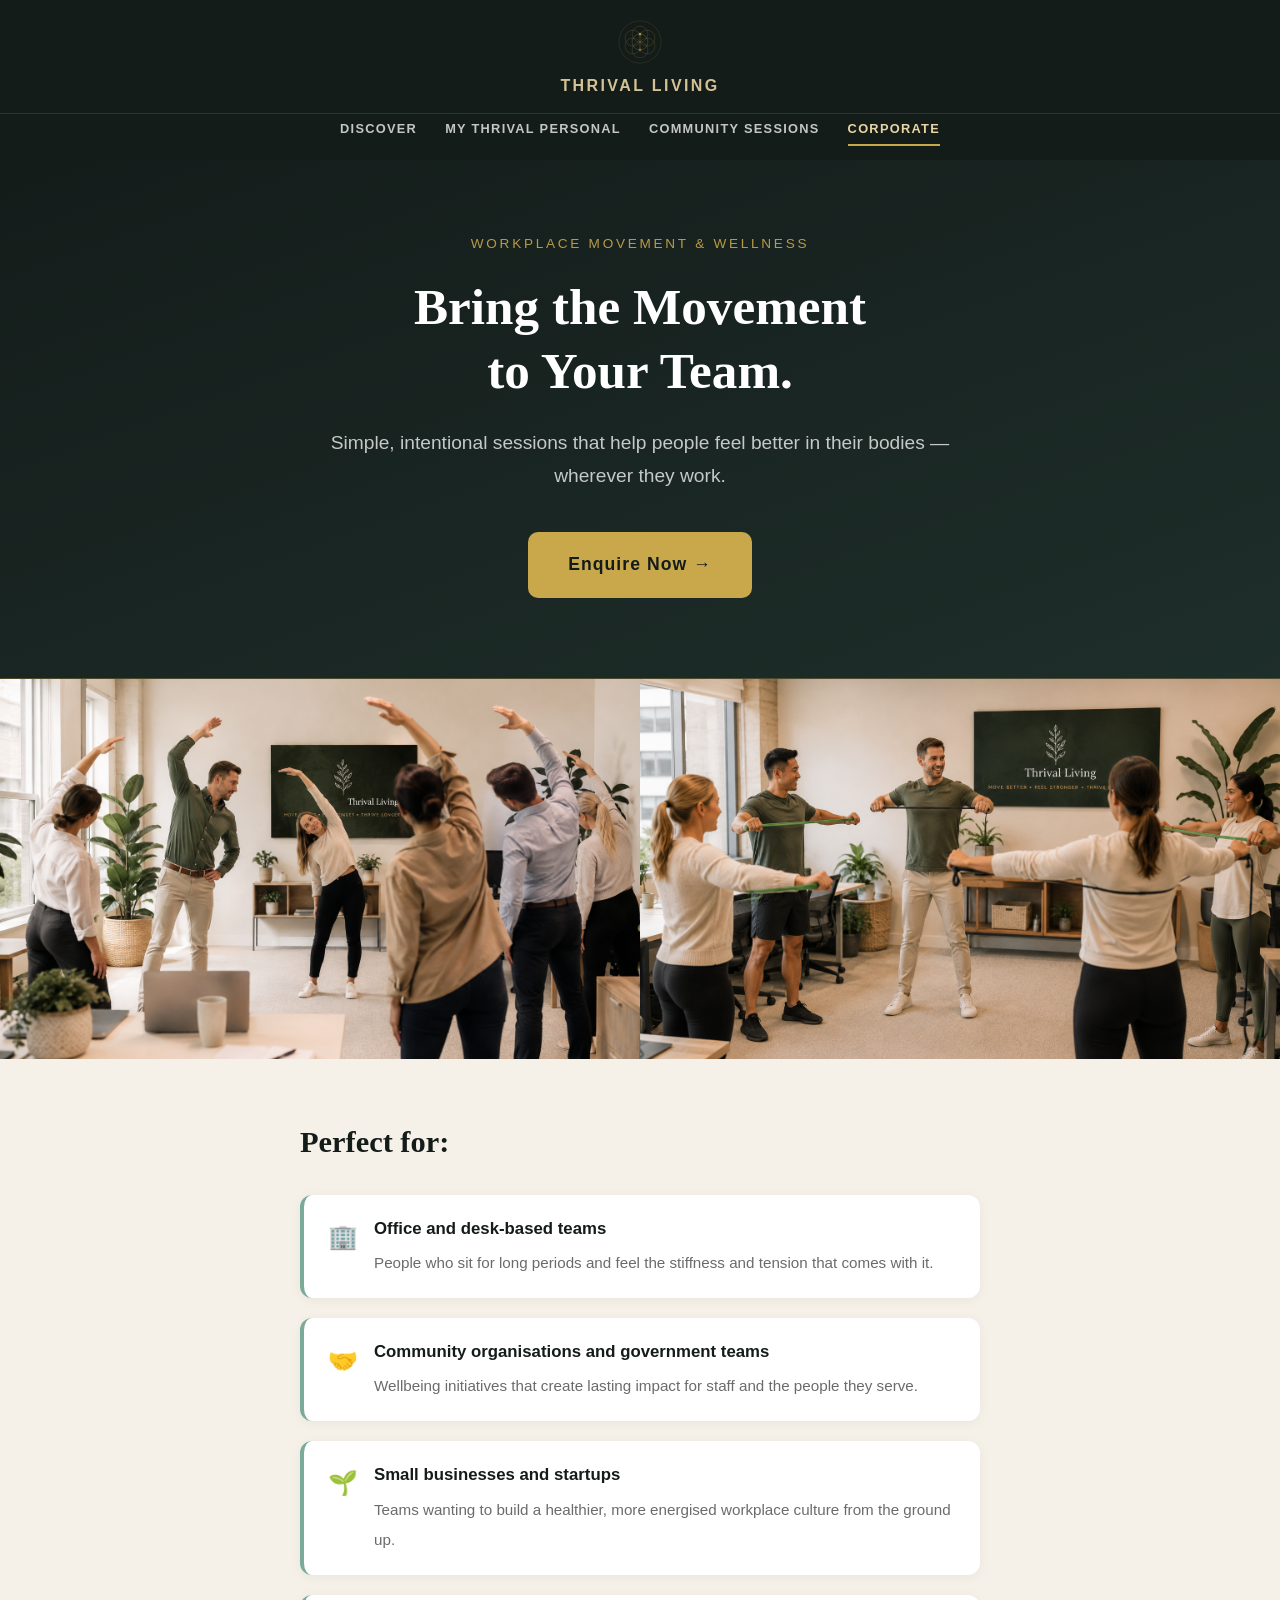
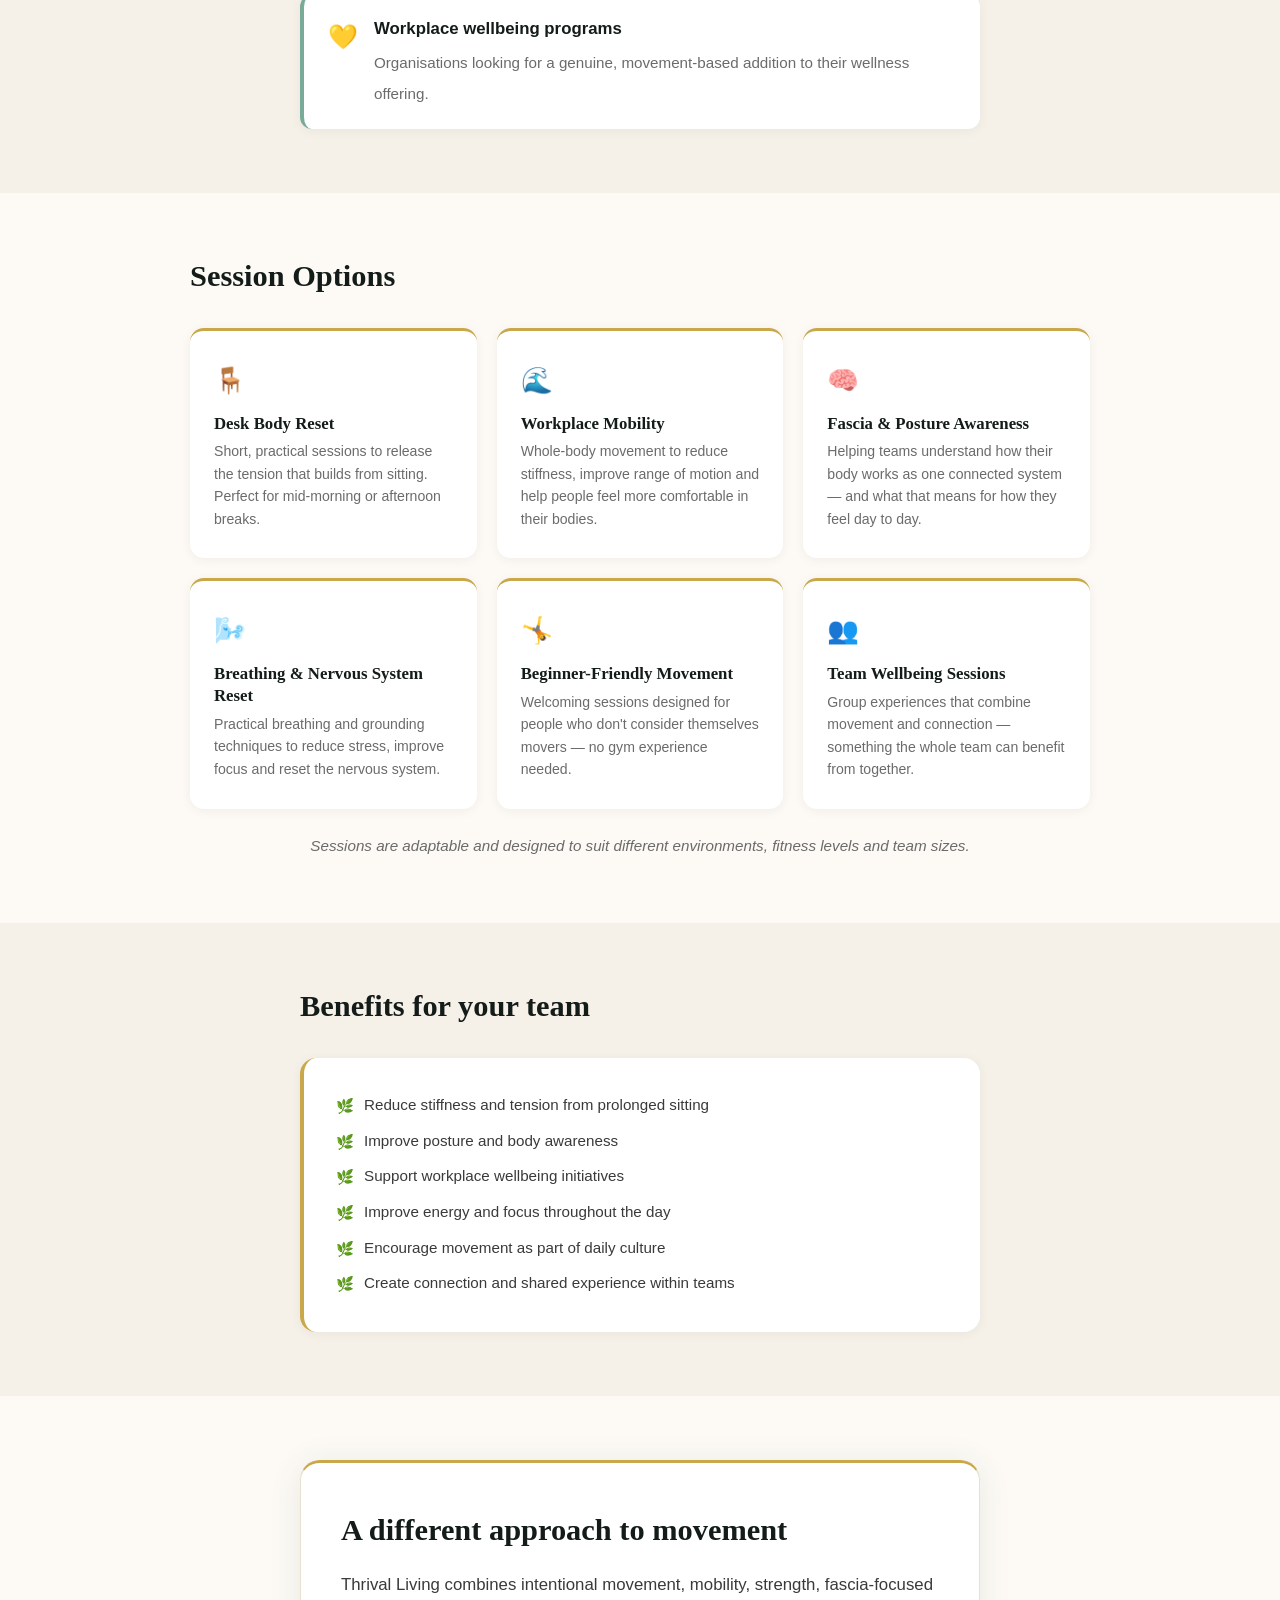
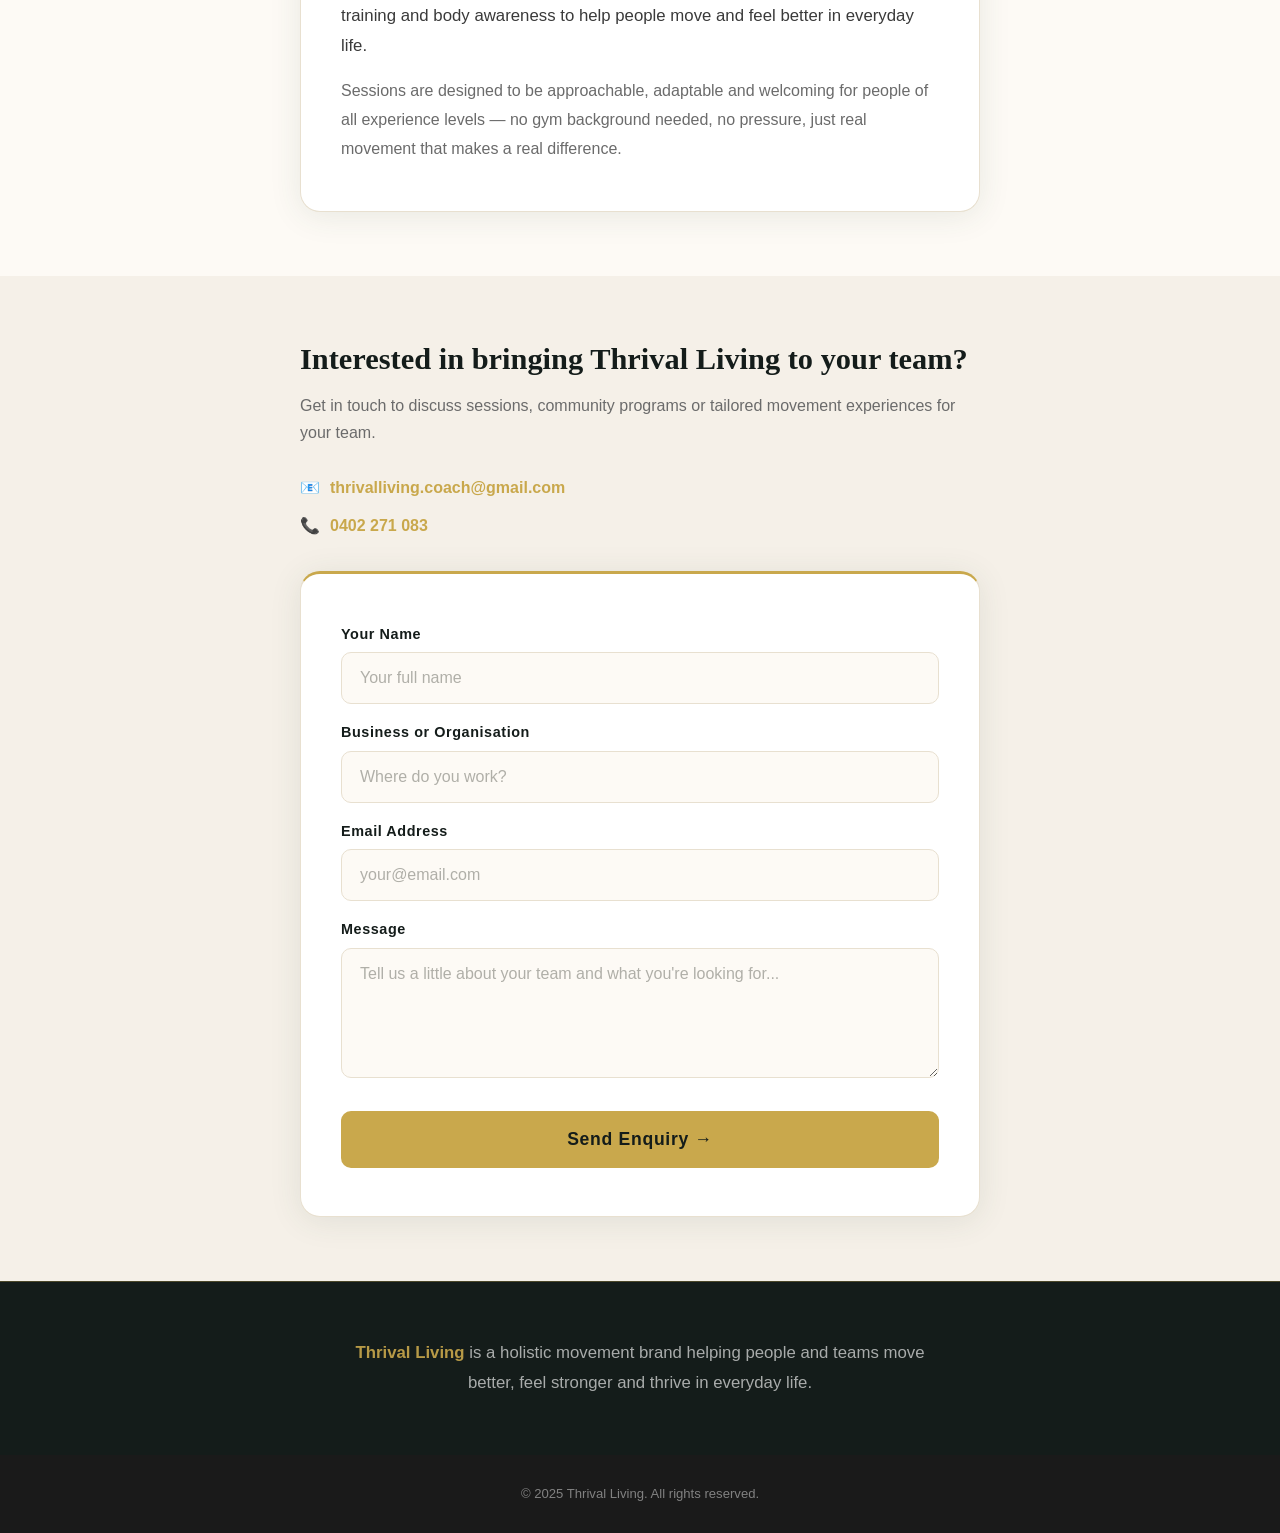
<file: corporate/index.html>
<!DOCTYPE html>
<html lang="en">
<head>
  <meta charset="UTF-8" />
  <meta name="viewport" content="width=device-width, initial-scale=1.0" />
  <title>Workplace Movement & Wellness — Thrival Living</title>
  <meta name="description" content="Movement-based workplace wellness sessions to help teams reduce stiffness, improve energy and move better. Thrival Living." />
  <link rel="stylesheet" href="/styles.css" />
</head>
<body>

  <!-- HEADER -->
  <header class="site-header header-corp">
    <svg class="logo-mark" viewBox="0 0 100 100" fill="none" xmlns="http://www.w3.org/2000/svg">
      <circle cx="50" cy="50" r="48" stroke="rgba(201,168,76,0.4)" stroke-width="0.8"/>
      <circle cx="50" cy="32" r="18" stroke="rgba(201,168,76,0.5)" stroke-width="0.8"/>
      <circle cx="50" cy="68" r="18" stroke="rgba(201,168,76,0.5)" stroke-width="0.8"/>
      <circle cx="34" cy="41" r="18" stroke="rgba(201,168,76,0.5)" stroke-width="0.8"/>
      <circle cx="66" cy="41" r="18" stroke="rgba(201,168,76,0.5)" stroke-width="0.8"/>
      <circle cx="34" cy="59" r="18" stroke="rgba(201,168,76,0.5)" stroke-width="0.8"/>
      <circle cx="66" cy="59" r="18" stroke="rgba(201,168,76,0.5)" stroke-width="0.8"/>
      <circle cx="50" cy="50" r="18" stroke="rgba(201,168,76,0.7)" stroke-width="0.8"/>
      <circle cx="50" cy="32" r="3" fill="rgba(201,168,76,0.9)"/>
      <circle cx="50" cy="68" r="3" fill="rgba(201,168,76,0.5)"/>
    </svg>
    <p class="brand">Thrival Living</p>
  </header>

  <!-- NAV -->
  <nav class="site-nav nav-corp">
    
    <a href="/discover">Discover</a>
    <a href="/my-thrival-personal/">My Thrival Personal</a>
    <a href="/community">Community Sessions</a>
    <a href="/corporate" class="active">Corporate</a>
  </nav>

  <!-- HERO -->
  <section class="corporate-hero">
    <p class="eyebrow">Workplace Movement & Wellness</p>
    <h1>Bring the Movement<br>to Your Team.</h1>
    <p class="subheadline">Simple, intentional sessions that help people feel better in their bodies — wherever they work.</p>
    <a href="#enquire" class="btn-gold">Enquire Now →</a>
  </section>

  <!-- IMAGE SPLIT -->
  <div class="image-banner-split">
    <div class="img-half">
      <img src="/corporate-session-1.png" alt="Team movement session in office" />
    </div>
    <div class="img-half">
      <img src="/corporate-session-2.png" alt="Resistance band session with team" />
    </div>
  </div>

  <!-- WHO IT'S FOR -->
  <section class="section benefits-section">
    <div class="section-inner">
      <h2 style="color: var(--corp-dark);">Perfect for:</h2>
      <ul class="benefit-list">
        <li>
          <span class="icon">🏢</span>
          <div class="text">
            <strong style="color: var(--corp-dark);">Office and desk-based teams</strong>
            <span>People who sit for long periods and feel the stiffness and tension that comes with it.</span>
          </div>
        </li>
        <li>
          <span class="icon">🤝</span>
          <div class="text">
            <strong style="color: var(--corp-dark);">Community organisations and government teams</strong>
            <span>Wellbeing initiatives that create lasting impact for staff and the people they serve.</span>
          </div>
        </li>
        <li>
          <span class="icon">🌱</span>
          <div class="text">
            <strong style="color: var(--corp-dark);">Small businesses and startups</strong>
            <span>Teams wanting to build a healthier, more energised workplace culture from the ground up.</span>
          </div>
        </li>
        <li>
          <span class="icon">💛</span>
          <div class="text">
            <strong style="color: var(--corp-dark);">Workplace wellbeing programs</strong>
            <span>Organisations looking for a genuine, movement-based addition to their wellness offering.</span>
          </div>
        </li>
      </ul>
    </div>
  </section>

  <!-- SESSION OPTIONS -->
  <section class="section" style="background: var(--cream);">
    <div class="section-inner" style="max-width: 900px;">
      <h2 style="font-family: Georgia, serif; font-size: clamp(1.4rem, 3vw, 1.9rem); color: var(--corp-dark); margin-bottom: 32px; line-height: 1.3;">Session Options</h2>
      <div class="session-cards">
        <div class="session-card">
          <div class="session-icon">🪑</div>
          <h3>Desk Body Reset</h3>
          <p>Short, practical sessions to release the tension that builds from sitting. Perfect for mid-morning or afternoon breaks.</p>
        </div>
        <div class="session-card">
          <div class="session-icon">🌊</div>
          <h3>Workplace Mobility</h3>
          <p>Whole-body movement to reduce stiffness, improve range of motion and help people feel more comfortable in their bodies.</p>
        </div>
        <div class="session-card">
          <div class="session-icon">🧠</div>
          <h3>Fascia & Posture Awareness</h3>
          <p>Helping teams understand how their body works as one connected system — and what that means for how they feel day to day.</p>
        </div>
        <div class="session-card">
          <div class="session-icon">🌬️</div>
          <h3>Breathing & Nervous System Reset</h3>
          <p>Practical breathing and grounding techniques to reduce stress, improve focus and reset the nervous system.</p>
        </div>
        <div class="session-card">
          <div class="session-icon">🤸</div>
          <h3>Beginner-Friendly Movement</h3>
          <p>Welcoming sessions designed for people who don't consider themselves movers — no gym experience needed.</p>
        </div>
        <div class="session-card">
          <div class="session-icon">👥</div>
          <h3>Team Wellbeing Sessions</h3>
          <p>Group experiences that combine movement and connection — something the whole team can benefit from together.</p>
        </div>
      </div>
      <p class="sessions-note">Sessions are adaptable and designed to suit different environments, fitness levels and team sizes.</p>
    </div>
  </section>

  <!-- BENEFITS -->
  <section class="two-col-section">
    <div style="max-width: 680px; margin: 0 auto;">
      <h2 style="font-family: Georgia, serif; font-size: clamp(1.4rem, 3vw, 1.9rem); color: var(--corp-dark); margin-bottom: 32px; line-height: 1.3;">Benefits for your team</h2>
      <div class="two-col-card" style="border-left: 4px solid var(--gold);">
        <ul>
          <li>Reduce stiffness and tension from prolonged sitting</li>
          <li>Improve posture and body awareness</li>
          <li>Support workplace wellbeing initiatives</li>
          <li>Improve energy and focus throughout the day</li>
          <li>Encourage movement as part of daily culture</li>
          <li>Create connection and shared experience within teams</li>
        </ul>
      </div>
    </div>
  </section>

  <!-- ABOUT -->
  <section class="section" style="background: var(--cream);">
    <div class="section-inner">
      <div class="form-card" style="text-align: left; border-top: 3px solid var(--gold);">
        <h2 style="font-family: Georgia, serif; font-size: clamp(1.4rem, 3vw, 1.9rem); color: var(--corp-dark); margin-bottom: 20px;">A different approach to movement</h2>
        <p style="color: var(--text-body); font-size: 1.05rem; line-height: 1.8; margin-bottom: 16px;">Thrival Living combines intentional movement, mobility, strength, fascia-focused training and body awareness to help people move and feel better in everyday life.</p>
        <p style="color: var(--text-muted); font-size: 1rem; line-height: 1.8;">Sessions are designed to be approachable, adaptable and welcoming for people of all experience levels — no gym background needed, no pressure, just real movement that makes a real difference.</p>
      </div>
    </div>
  </section>

  <!-- ENQUIRY -->
  <section class="section benefits-section" id="enquire">
    <div class="section-inner">
      <h2 style="font-family: Georgia, serif; font-size: clamp(1.4rem, 3vw, 1.9rem); color: var(--corp-dark); margin-bottom: 12px; line-height: 1.3;">Interested in bringing Thrival Living to your team?</h2>
      <p style="color: var(--text-muted); font-size: 1rem; margin-bottom: 28px;">Get in touch to discuss sessions, community programs or tailored movement experiences for your team.</p>
      <div class="contact-details">
        <div class="contact-item">📧 <a href="mailto:thrivalliving.coach@gmail.com">thrivalliving.coach@gmail.com</a></div>
        <div class="contact-item">📞 <a href="tel:0402271083">0402 271 083</a></div>
      </div>
      <div class="form-card" style="border-top: 3px solid var(--gold);">
        <form class="enquiry-form" name="corporate-enquiry" method="POST" action="/thank-you-corporate.html" data-netlify="true">
          <input type="hidden" name="form-name" value="corporate-enquiry" />
          <div>
            <label for="name">Your Name</label>
            <input type="text" id="name" name="name" placeholder="Your full name" required />
          </div>
          <div>
            <label for="organisation">Business or Organisation</label>
            <input type="text" id="organisation" name="organisation" placeholder="Where do you work?" />
          </div>
          <div>
            <label for="corp-email">Email Address</label>
            <input type="email" id="corp-email" name="email" placeholder="your@email.com" required />
          </div>
          <div>
            <label for="message">Message</label>
            <textarea id="message" name="message" placeholder="Tell us a little about your team and what you're looking for..."></textarea>
          </div>
          <button type="submit" class="btn-primary-gold">Send Enquiry →</button>
        </form>
      </div>
    </div>
  </section>

  <!-- ABOUT STRIP -->
  <section class="about-section" style="background: var(--corp-dark); border-top: 1px solid rgba(201,168,76,0.3);">
    <p style="color: rgba(255,255,255,0.7);">
      <strong style="color: var(--gold);">Thrival Living</strong> is a holistic movement brand helping people and teams move better, feel stronger and thrive in everyday life.
    </p>
  </section>

  <!-- FOOTER -->
  <footer class="site-footer">
    <p>© 2025 Thrival Living. All rights reserved.</p>
  </footer>

</body>
</html>
</file>
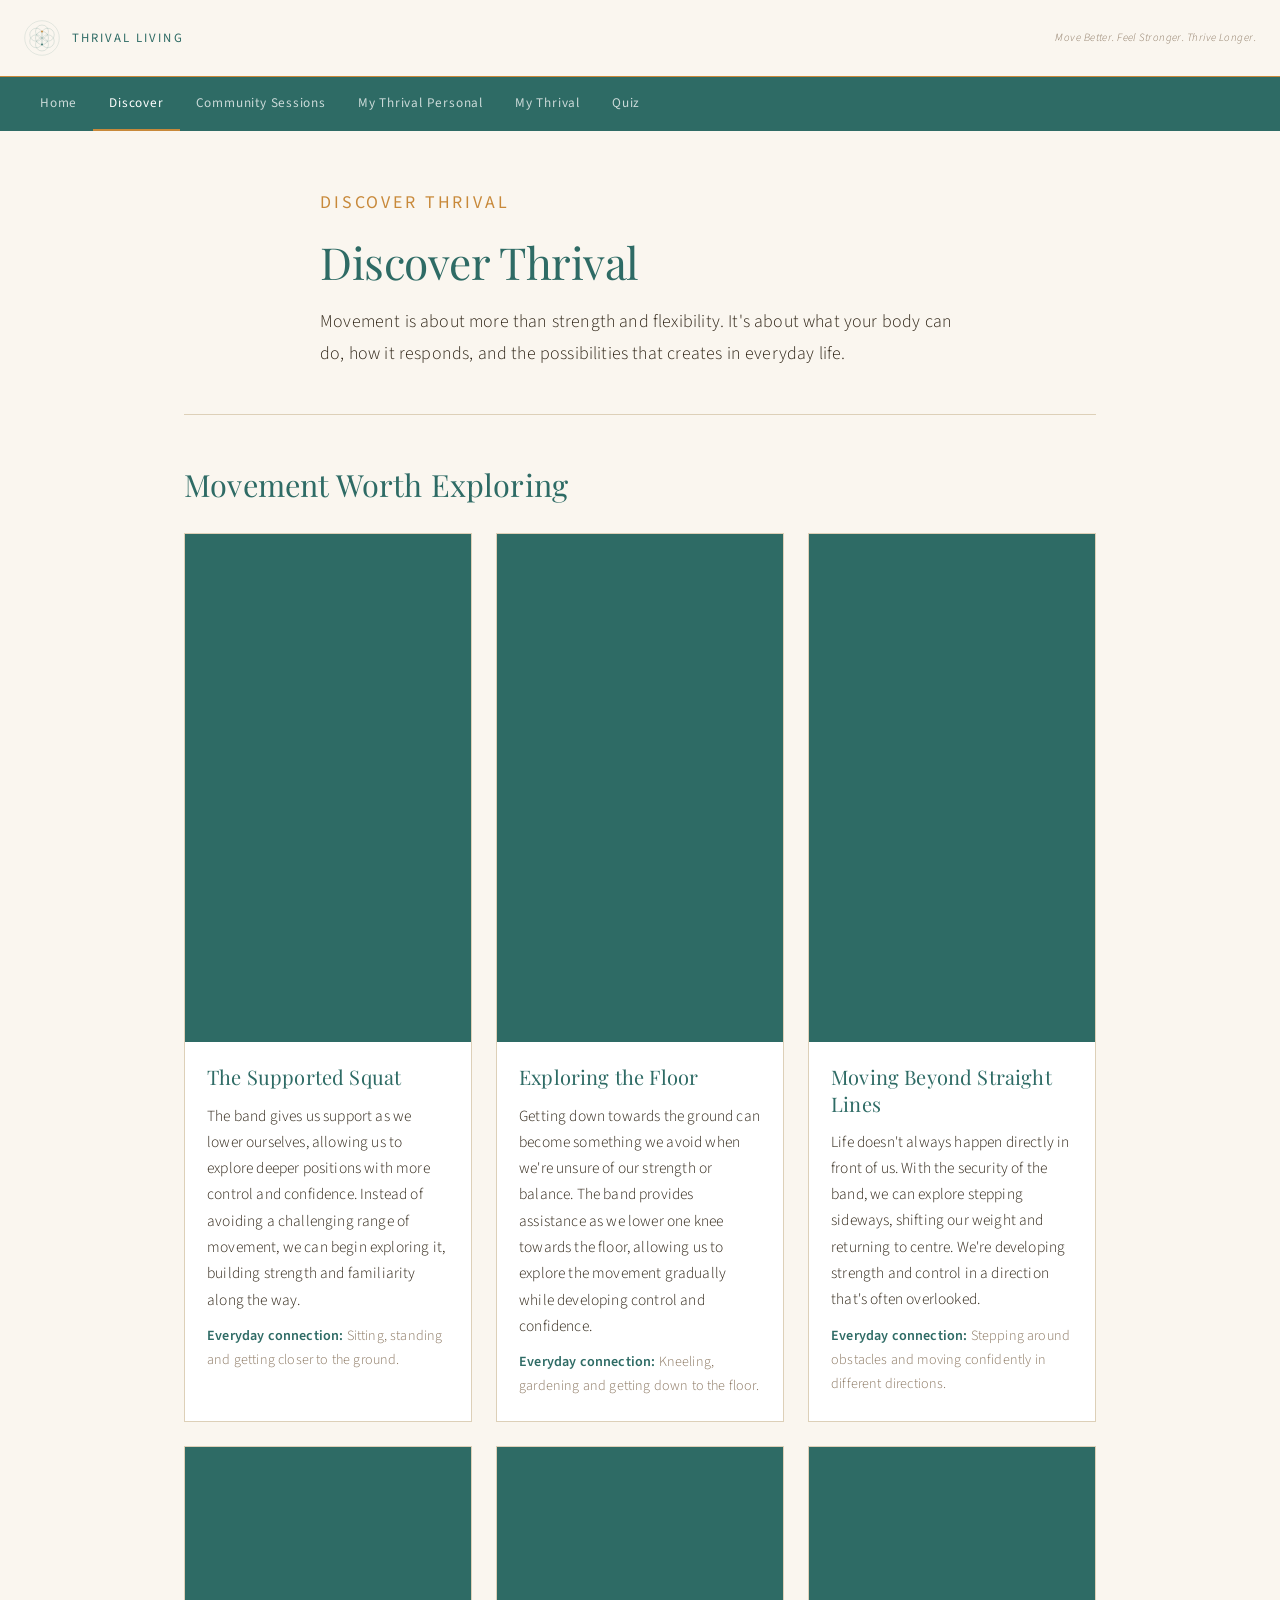
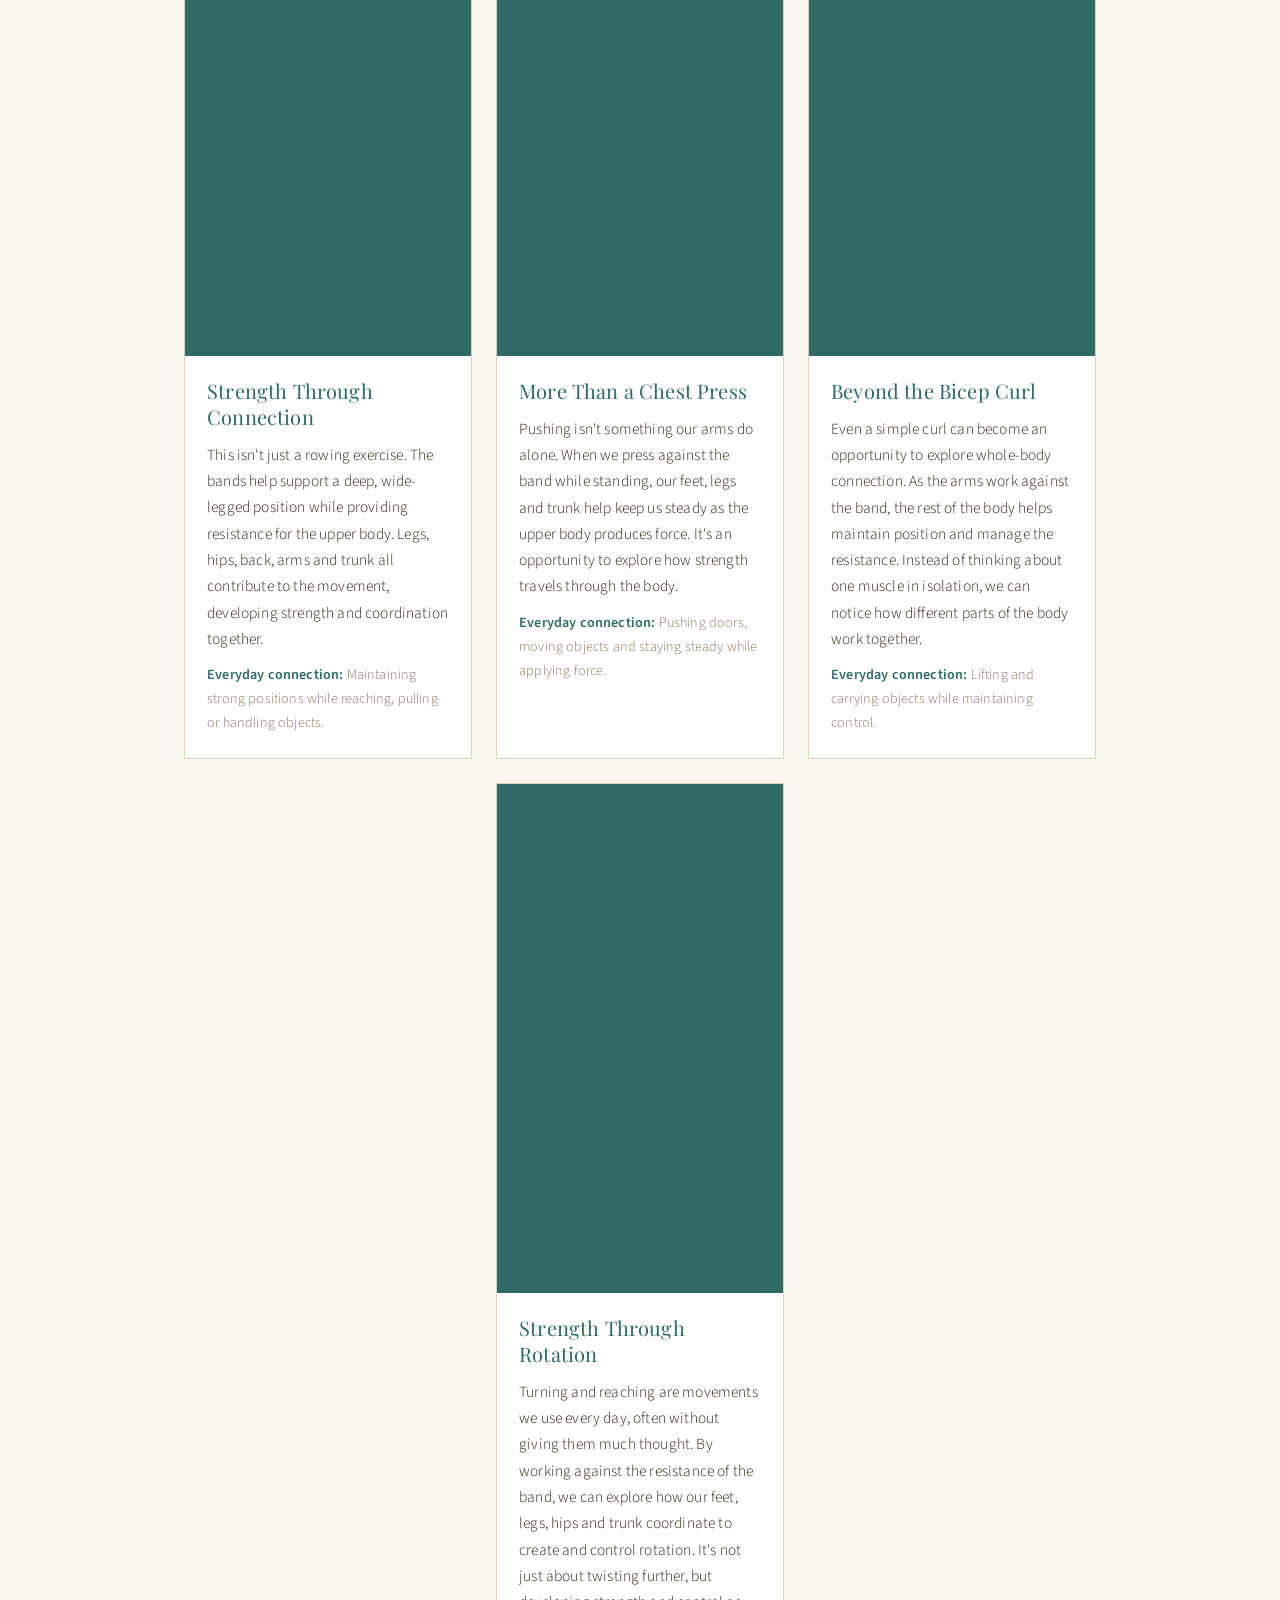
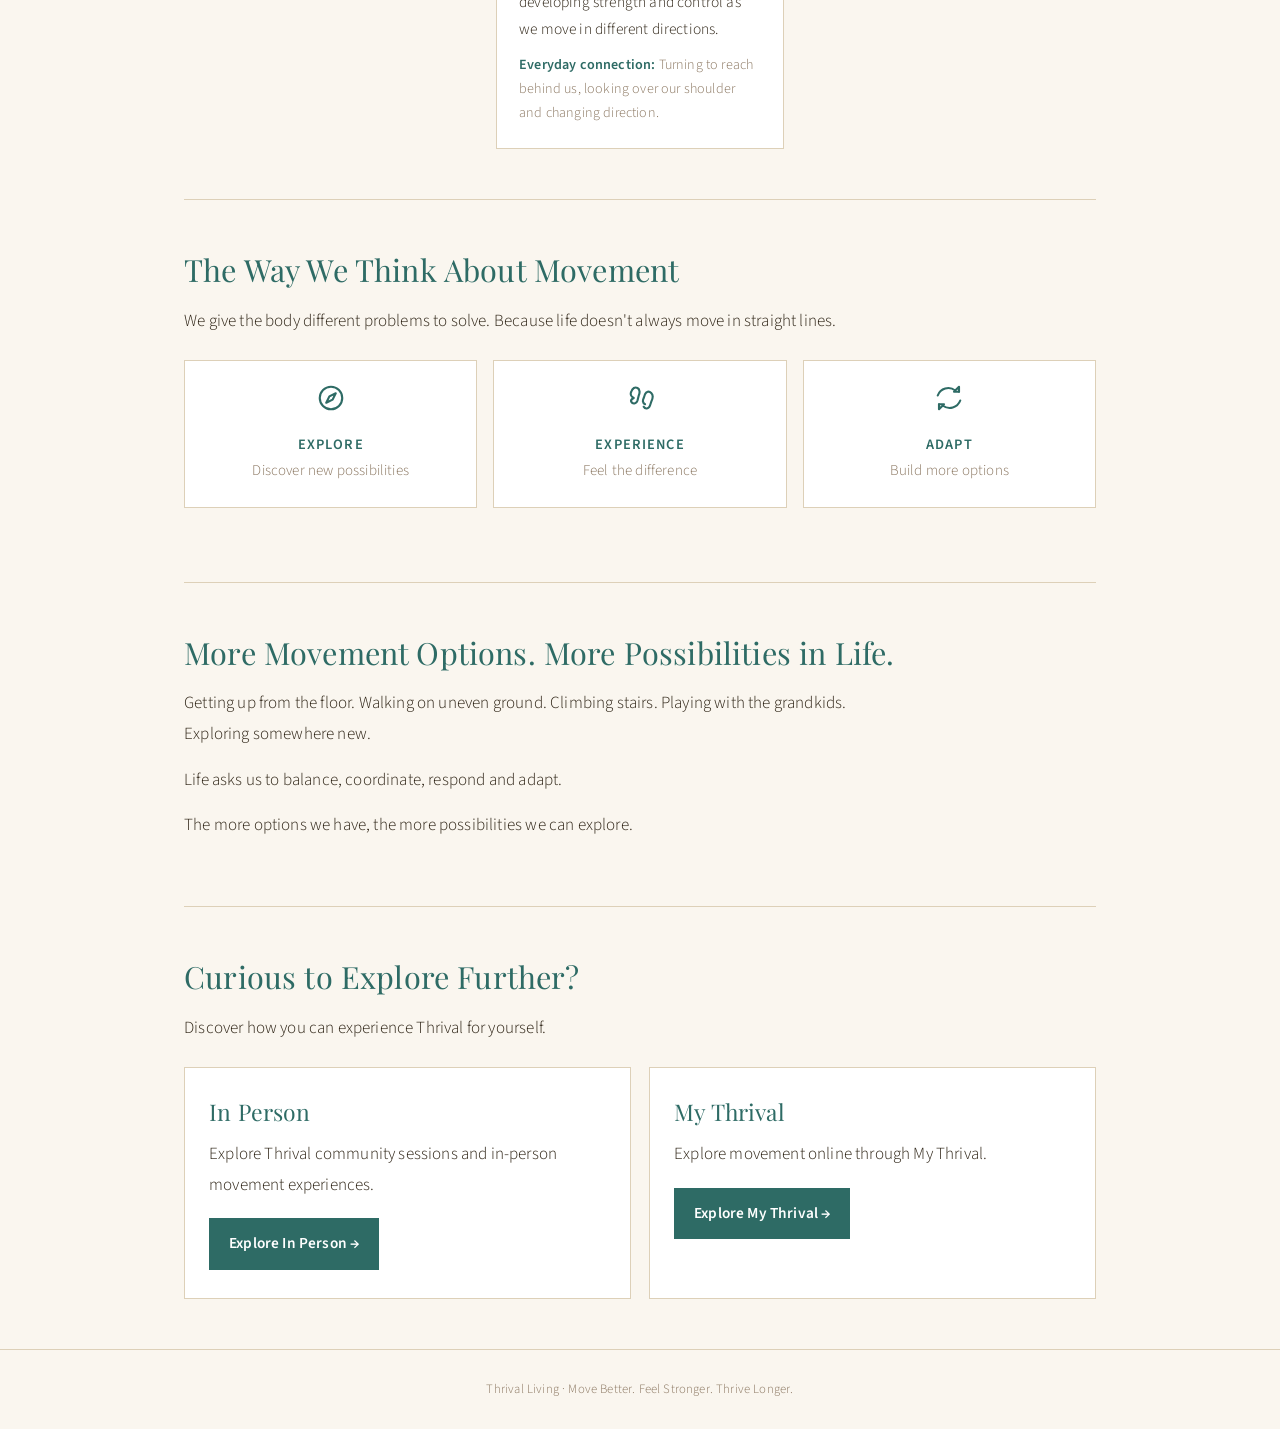
<file: discover/index.html>
<!DOCTYPE html><html lang="en-AU"><head><meta charset="UTF-8"><meta name="viewport" content="width=device-width,initial-scale=1"><title>Discover &amp; Experience Thrival | Thrival Living</title><meta name="description" content="Explore seven movement demonstrations and discover how to experience Thrival Living in person or online."><meta property="og:title" content="Discover &amp; Experience Thrival | Thrival Living"><meta property="og:description" content="Movement is about more than strength and flexibility. Explore the possibilities."><meta property="og:image" content="https://thrivalliving.com.au/thrival-og-image.png"><meta property="og:url" content="https://thrivalliving.com.au/discover"><meta property="og:type" content="website"><link href="https://fonts.googleapis.com/css2?family=Playfair+Display:ital,wght@0,400;0,500;1,400&family=Source+Sans+3:wght@300;400;600&display=swap" rel="stylesheet"><script src="/analytics.js" defer></script><style>
    *, *::before, *::after { box-sizing: border-box; margin: 0; padding: 0; }
    :root {
      --cream:      #FAF6EF;
      --ochre:      #C8893A;
      --ochre-deep: #9A6228;
      --ochre-pale: #F5E9D8;
      --teal:       #2E6B65;
      --teal-light: #4A9E96;
      --teal-pale:  #EAF2F1;
      --body:       #2E2416;
      --subtext:    #8A7660;
      --rule:       #DDD0B8;
    }
    html { font-size: 17px; }
    body {
      background: var(--cream);
      color: var(--body);
      font-family: "Source Sans 3", Georgia, sans-serif;
      font-weight: 300;
      line-height: 1.8;
      letter-spacing: 0.01em;
      -webkit-font-smoothing: antialiased;
    }

    /* ── Header ── */
    .site-header {
      display: flex;
      align-items: center;
      gap: 12px;
      padding: 20px 24px;
      border-bottom: 1px solid var(--ochre);
      background: var(--cream);
    }
    .logo-mark { width: 36px; height: 36px; }
    .brand { font-size: 0.75rem; font-weight: 400; letter-spacing: 0.16em; text-transform: uppercase; color: var(--teal); }
    .tagline-header { margin-left: auto; font-style: italic; font-size: 0.65rem; color: var(--subtext); letter-spacing: 0.04em; }

    /* ── Nav ── */
    .site-nav { display: flex; background: var(--teal); padding: 0 24px; overflow-x: auto; }
    .site-nav a { color: rgba(255,255,255,0.75); text-decoration: none; font-size: 0.78rem; font-weight: 400; letter-spacing: 0.06em; padding: 14px 16px; white-space: nowrap; border-bottom: 2px solid transparent; transition: color 0.2s; }
    .site-nav a:hover { color: white; }
    .site-nav a.active { color: white; border-bottom-color: var(--ochre); }

    /* ── Content width ── */
    .content { max-width: 640px; margin: 0 auto; padding: 0 24px; }

    /* ── Hero ── */
    .hero { padding: 56px 0 44px; }
    .eyebrow { font-size: 0.68rem; font-weight: 400; letter-spacing: 0.16em; text-transform: uppercase; color: var(--ochre); margin-bottom: 16px; }
    .hero h1 { font-family: "Playfair Display", Georgia, serif; font-weight: 400; font-size: 2.6rem; line-height: 1.2; color: var(--teal); letter-spacing: -0.01em; margin-bottom: 16px; }
    .hero-sub { font-size: 1.05rem; color: var(--subtext); line-height: 1.8; margin-bottom: 28px; font-weight: 300; }
    .hero-rule { width: 48px; height: 2px; background: var(--ochre); margin-bottom: 28px; }
    .hero-btns { display: flex; flex-direction: column; gap: 12px; }
    @media(min-width:500px) { .hero-btns { flex-direction: row; } }

    /* ── Buttons ── */
    .btn-primary { display: inline-block; padding: 16px 28px; background: var(--teal); color: white; text-decoration: none; font-family: "Source Sans 3", sans-serif; font-weight: 600; font-size: 0.95rem; letter-spacing: 0.06em; transition: background 0.2s; border: none; cursor: pointer; }
    .btn-primary:hover { background: var(--ochre-deep); }
    .btn-secondary { display: inline-block; padding: 16px 28px; background: transparent; color: var(--teal); text-decoration: none; font-family: "Source Sans 3", sans-serif; font-weight: 600; font-size: 0.95rem; letter-spacing: 0.06em; border: 1.5px solid var(--teal); transition: all 0.2s; }
    .btn-secondary:hover { background: var(--teal); color: white; }

    
.content{max-width:960px;margin:auto;padding:0 24px}.hero{max-width:640px;margin:0 auto;padding:56px 0 44px}.hero h1{font-family:"Playfair Display",Georgia,serif;font-size:2.6rem;font-weight:400;line-height:1.2;color:var(--teal);margin-bottom:18px}.hero p{font-size:1.05rem;line-height:1.8}
.section{padding:50px 0;border-top:1px solid var(--rule)}.section>h2{font-family:"Playfair Display",Georgia,serif;color:var(--teal);font-weight:400;font-size:1.8rem;line-height:1.3;margin-bottom:16px}.section>p{max-width:690px;margin:0 0 15px}
.movement-grid{display:grid;grid-template-columns:repeat(3,minmax(0,1fr));gap:24px;margin-top:28px}.movement-card{min-width:0;background:#fff;border:1px solid var(--rule);overflow:hidden}.video-frame{aspect-ratio:9/16;background:var(--teal);width:100%}.video-frame iframe{display:block;width:100%;height:100%;border:0}.movement-copy{padding:22px}.movement-copy h3{font:400 1.18rem/1.3 "Playfair Display",Georgia,serif;color:var(--teal);margin-bottom:12px}.movement-copy p{font-size:.91rem;line-height:1.7;margin-bottom:12px}.movement-copy .everyday{color:var(--subtext);font-size:.83rem;margin:0}.everyday strong{color:var(--teal);font-weight:600}.final-card{grid-column:2}
.principles{display:grid;grid-template-columns:repeat(3,1fr);gap:16px;margin:24px 0}.principle{background:#fff;border:1px solid var(--rule);padding:22px 12px;text-align:center}.principle svg{width:30px;height:30px;fill:none;stroke:var(--teal);stroke-width:1.7;stroke-linecap:round;stroke-linejoin:round;margin-bottom:8px}.principle h3{font-size:.85rem;font-weight:600;letter-spacing:.08em;color:var(--teal)}.principle p{font-size:.88rem;color:var(--subtext)}
.experience-grid{display:grid;grid-template-columns:repeat(2,minmax(0,1fr));gap:18px;margin-top:24px}.experience-card{padding:28px 24px;background:#fff;border:1px solid var(--rule)}.experience-card h3{font:400 1.35rem "Playfair Display",Georgia,serif;color:var(--teal);margin-bottom:12px}.experience-card p{margin-bottom:18px}.experience-card a{display:inline-block;background:var(--teal);color:#fff;padding:12px 20px;text-decoration:none;font-weight:600;font-size:.9rem}.experience-card a:hover{background:var(--ochre-deep)}.coming-soon{display:inline-block;padding:12px 20px;color:var(--subtext);background:var(--ochre-pale);font-size:.9rem}
.site-footer{text-align:center;border-top:1px solid var(--rule);padding:28px;color:var(--subtext);font-size:.75rem}
@media(max-width:760px){.movement-grid{grid-template-columns:repeat(2,minmax(0,1fr))}.final-card{grid-column:auto}}@media(max-width:560px){.movement-grid,.experience-grid{grid-template-columns:1fr}.principles{gap:8px}.principle{padding:16px 6px}.principle h3{font-size:.72rem}.principle p{font-size:.76rem;line-height:1.4}.hero h1{font-size:2.25rem}.movement-card{max-width:420px;margin:auto;width:100%}}@media(prefers-reduced-motion:reduce){*{scroll-behavior:auto!important;transition:none!important}}
</style></head><body><!-- HEADER -->
  <header class="site-header">
    <svg class="logo-mark" viewBox="0 0 100 100" fill="none" xmlns="http://www.w3.org/2000/svg">
      <circle cx="50" cy="50" r="48" stroke="rgba(46,107,101,0.4)" stroke-width="0.8"/>
      <circle cx="50" cy="32" r="18" stroke="rgba(46,107,101,0.5)" stroke-width="0.8"/>
      <circle cx="50" cy="68" r="18" stroke="rgba(46,107,101,0.5)" stroke-width="0.8"/>
      <circle cx="34" cy="41" r="18" stroke="rgba(46,107,101,0.5)" stroke-width="0.8"/>
      <circle cx="66" cy="41" r="18" stroke="rgba(46,107,101,0.5)" stroke-width="0.8"/>
      <circle cx="34" cy="59" r="18" stroke="rgba(46,107,101,0.5)" stroke-width="0.8"/>
      <circle cx="66" cy="59" r="18" stroke="rgba(46,107,101,0.5)" stroke-width="0.8"/>
      <circle cx="50" cy="50" r="18" stroke="rgba(46,107,101,0.6)" stroke-width="0.8"/>
      <circle cx="50" cy="32" r="3" fill="rgba(200,137,58,0.9)"/>
      <circle cx="50" cy="68" r="3" fill="rgba(46,107,101,0.8)"/>
    </svg>
    <p class="brand">Thrival Living</p>
    <span class="tagline-header">Move Better. Feel Stronger. Thrive Longer.</span>
  </header>

  <!-- NAV -->
  <nav class="site-nav">
    <a href="/">Home</a>
    <a href="/discover" class="active">Discover</a>
    <a href="/community">Community Sessions</a>
    
    <a href="/my-thrival-personal/">My Thrival Personal</a>
    <a href="/my-thrival/">My Thrival</a>
    <a href="/quiz">Quiz</a>
  </nav>

  <main><div class="content"><section class="hero"><p class="eyebrow">Discover Thrival</p><h1>Discover Thrival</h1><p>Movement is about more than strength and flexibility. It's about what your body can do, how it responds, and the possibilities that creates in everyday life.</p></section><section class="section" id="movements"><h2>Movement Worth Exploring</h2><div class="movement-grid"><article class="movement-card"><div class="video-frame"><iframe src="https://www.youtube-nocookie.com/embed/jdeaH9pwjBo" title="The Supported Squat" loading="lazy" allow="accelerometer; encrypted-media; gyroscope; picture-in-picture; web-share" referrerpolicy="strict-origin-when-cross-origin" allowfullscreen></iframe></div><div class="movement-copy"><h3>The Supported Squat</h3><p>The band gives us support as we lower ourselves, allowing us to explore deeper positions with more control and confidence. Instead of avoiding a challenging range of movement, we can begin exploring it, building strength and familiarity along the way.</p><p class="everyday"><strong>Everyday connection:</strong> Sitting, standing and getting closer to the ground.</p></div></article>
<article class="movement-card"><div class="video-frame"><iframe src="https://www.youtube-nocookie.com/embed/57NA6A0qekI" title="Exploring the Floor" loading="lazy" allow="accelerometer; encrypted-media; gyroscope; picture-in-picture; web-share" referrerpolicy="strict-origin-when-cross-origin" allowfullscreen></iframe></div><div class="movement-copy"><h3>Exploring the Floor</h3><p>Getting down towards the ground can become something we avoid when we're unsure of our strength or balance. The band provides assistance as we lower one knee towards the floor, allowing us to explore the movement gradually while developing control and confidence.</p><p class="everyday"><strong>Everyday connection:</strong> Kneeling, gardening and getting down to the floor.</p></div></article>
<article class="movement-card"><div class="video-frame"><iframe src="https://www.youtube-nocookie.com/embed/8SdFttvb3LE" title="Moving Beyond Straight Lines" loading="lazy" allow="accelerometer; encrypted-media; gyroscope; picture-in-picture; web-share" referrerpolicy="strict-origin-when-cross-origin" allowfullscreen></iframe></div><div class="movement-copy"><h3>Moving Beyond Straight Lines</h3><p>Life doesn't always happen directly in front of us. With the security of the band, we can explore stepping sideways, shifting our weight and returning to centre. We're developing strength and control in a direction that's often overlooked.</p><p class="everyday"><strong>Everyday connection:</strong> Stepping around obstacles and moving confidently in different directions.</p></div></article>
<article class="movement-card"><div class="video-frame"><iframe src="https://www.youtube-nocookie.com/embed/SSE90S_FMQk" title="Strength Through Connection" loading="lazy" allow="accelerometer; encrypted-media; gyroscope; picture-in-picture; web-share" referrerpolicy="strict-origin-when-cross-origin" allowfullscreen></iframe></div><div class="movement-copy"><h3>Strength Through Connection</h3><p>This isn't just a rowing exercise. The bands help support a deep, wide-legged position while providing resistance for the upper body. Legs, hips, back, arms and trunk all contribute to the movement, developing strength and coordination together.</p><p class="everyday"><strong>Everyday connection:</strong> Maintaining strong positions while reaching, pulling or handling objects.</p></div></article>
<article class="movement-card"><div class="video-frame"><iframe src="https://www.youtube-nocookie.com/embed/BPGqz859wOg" title="More Than a Chest Press" loading="lazy" allow="accelerometer; encrypted-media; gyroscope; picture-in-picture; web-share" referrerpolicy="strict-origin-when-cross-origin" allowfullscreen></iframe></div><div class="movement-copy"><h3>More Than a Chest Press</h3><p>Pushing isn't something our arms do alone. When we press against the band while standing, our feet, legs and trunk help keep us steady as the upper body produces force. It's an opportunity to explore how strength travels through the body.</p><p class="everyday"><strong>Everyday connection:</strong> Pushing doors, moving objects and staying steady while applying force.</p></div></article>
<article class="movement-card"><div class="video-frame"><iframe src="https://www.youtube-nocookie.com/embed/j6Wwn1O-B6Q" title="Beyond the Bicep Curl" loading="lazy" allow="accelerometer; encrypted-media; gyroscope; picture-in-picture; web-share" referrerpolicy="strict-origin-when-cross-origin" allowfullscreen></iframe></div><div class="movement-copy"><h3>Beyond the Bicep Curl</h3><p>Even a simple curl can become an opportunity to explore whole-body connection. As the arms work against the band, the rest of the body helps maintain position and manage the resistance. Instead of thinking about one muscle in isolation, we can notice how different parts of the body work together.</p><p class="everyday"><strong>Everyday connection:</strong> Lifting and carrying objects while maintaining control.</p></div></article>
<article class="movement-card final-card"><div class="video-frame"><iframe src="https://www.youtube-nocookie.com/embed/Cf3TRRRg_qI" title="Strength Through Rotation" loading="lazy" allow="accelerometer; encrypted-media; gyroscope; picture-in-picture; web-share" referrerpolicy="strict-origin-when-cross-origin" allowfullscreen></iframe></div><div class="movement-copy"><h3>Strength Through Rotation</h3><p>Turning and reaching are movements we use every day, often without giving them much thought. By working against the resistance of the band, we can explore how our feet, legs, hips and trunk coordinate to create and control rotation. It's not just about twisting further, but developing strength and control as we move in different directions.</p><p class="everyday"><strong>Everyday connection:</strong> Turning to reach behind us, looking over our shoulder and changing direction.</p></div></article></div></section><section class="section" id="philosophy"><h2>The Way We Think About Movement</h2><p>We give the body different problems to solve. Because life doesn't always move in straight lines.</p><div class="principles"><div class="principle"><svg viewBox="0 0 24 24" aria-hidden="true"><circle cx="12" cy="12" r="9"/><path d="m15.8 8.2-2.5 5.1-5.1 2.5 2.5-5.1z"/></svg><h3>EXPLORE</h3><p>Discover new possibilities</p></div><div class="principle"><svg viewBox="0 0 24 24" aria-hidden="true"><path d="M7 12c-2-1-3-3-2-5 1-3 3-4 5-3 2 1 2 4 1 6l-1 4c-1 3-4 3-5 1-.5-1 0-2 2-3Zm9 5c-2-1-2-3-1-5l1-3c1-2 3-3 5-1 2 2 1 5 0 7l-1 3c-1 3-4 3-5 1"/></svg><h3>EXPERIENCE</h3><p>Feel the difference</p></div><div class="principle"><svg viewBox="0 0 24 24" aria-hidden="true"><path d="M20 7V3l-3 3a9 9 0 0 0-14 4M4 17v4l3-3a9 9 0 0 0 14-4"/><path d="M16 7h4M4 17h4"/></svg><h3>ADAPT</h3><p>Build more options</p></div></div></section><section class="section"><h2>More Movement Options. More Possibilities in Life.</h2><p>Getting up from the floor. Walking on uneven ground. Climbing stairs. Playing with the grandkids. Exploring somewhere new.</p><p>Life asks us to balance, coordinate, respond and adapt.</p><p>The more options we have, the more possibilities we can explore.</p></section><section class="section" id="experience"><h2>Curious to Explore Further?</h2><p>Discover how you can experience Thrival for yourself.</p><div class="experience-grid"><div class="experience-card"><h3>In Person</h3><p>Explore Thrival community sessions and in-person movement experiences.</p><a href="/community">Explore In Person →</a></div><div class="experience-card"><h3>My Thrival</h3><p>Explore movement online through My Thrival.</p><a href="/my-thrival/">Explore My Thrival →</a></div></div></section></div></main><footer class="site-footer">Thrival Living · Move Better. Feel Stronger. Thrive Longer.</footer></body></html>
</file>
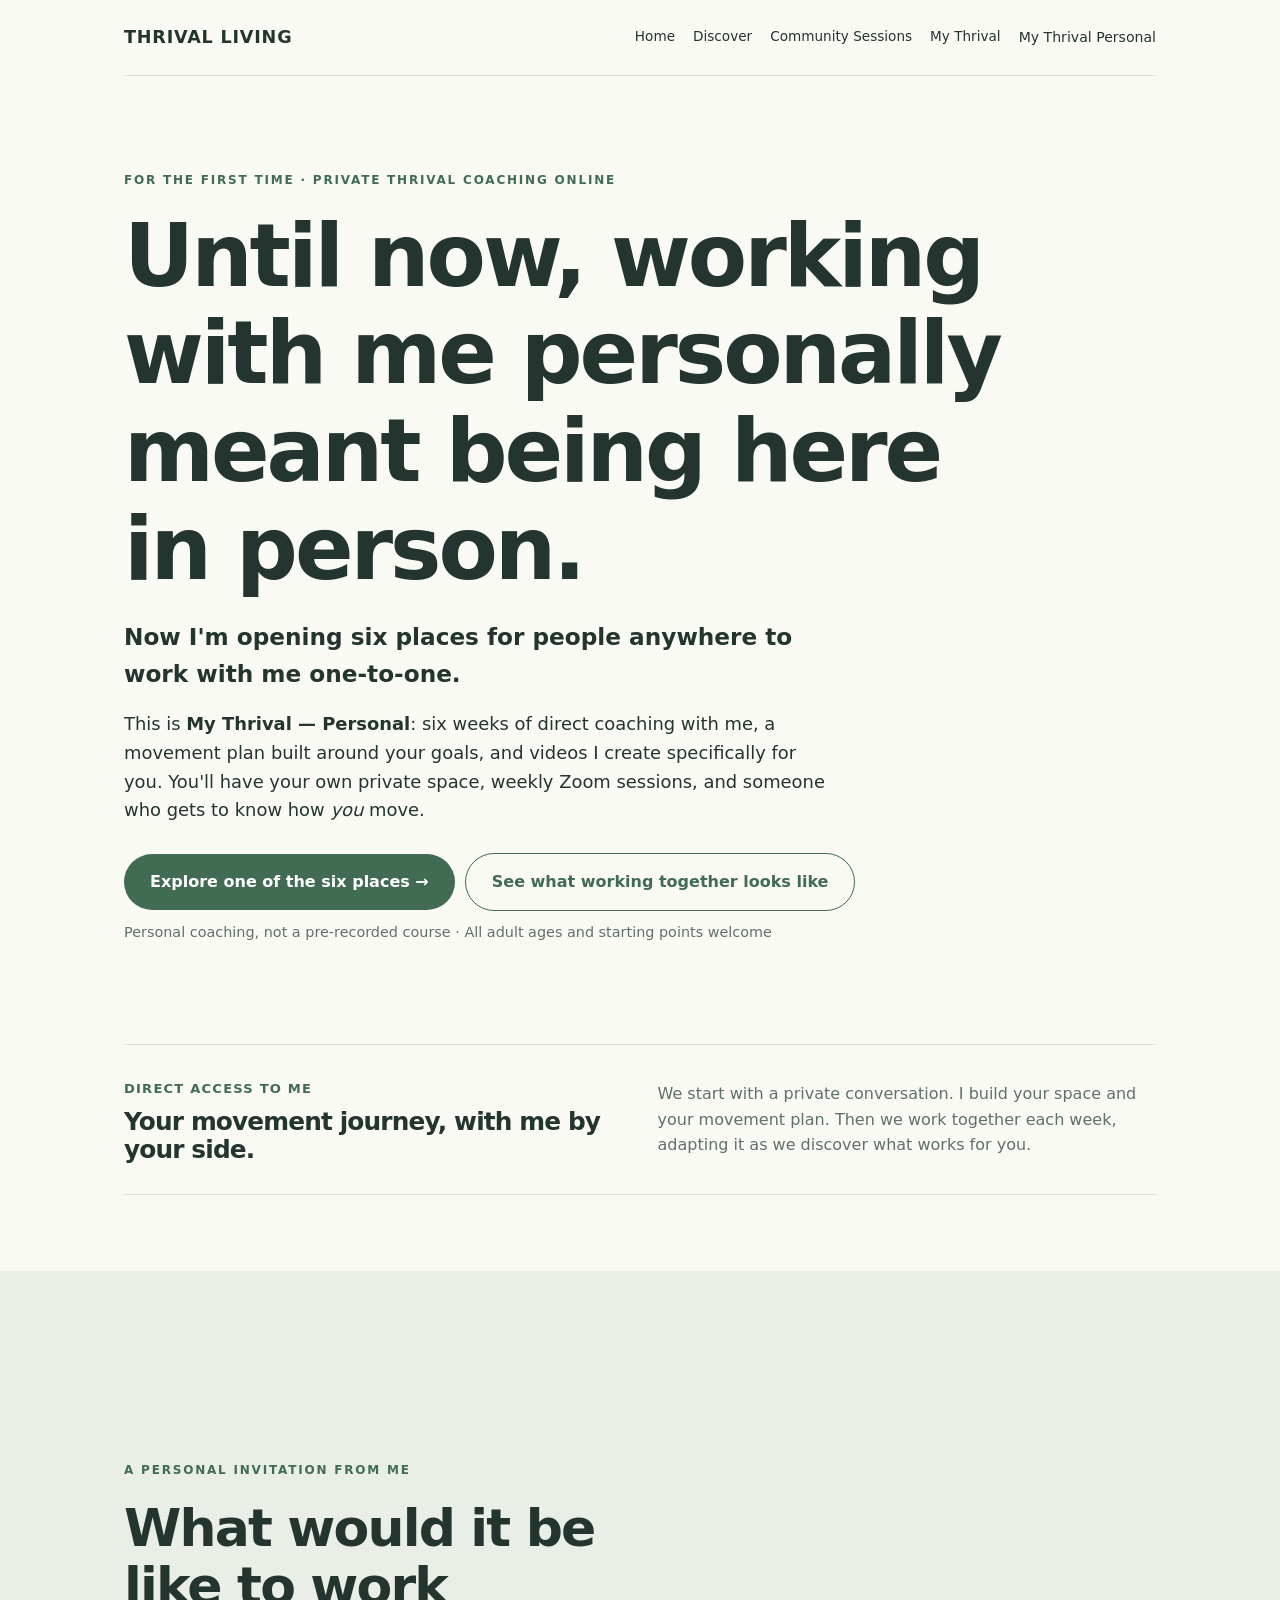
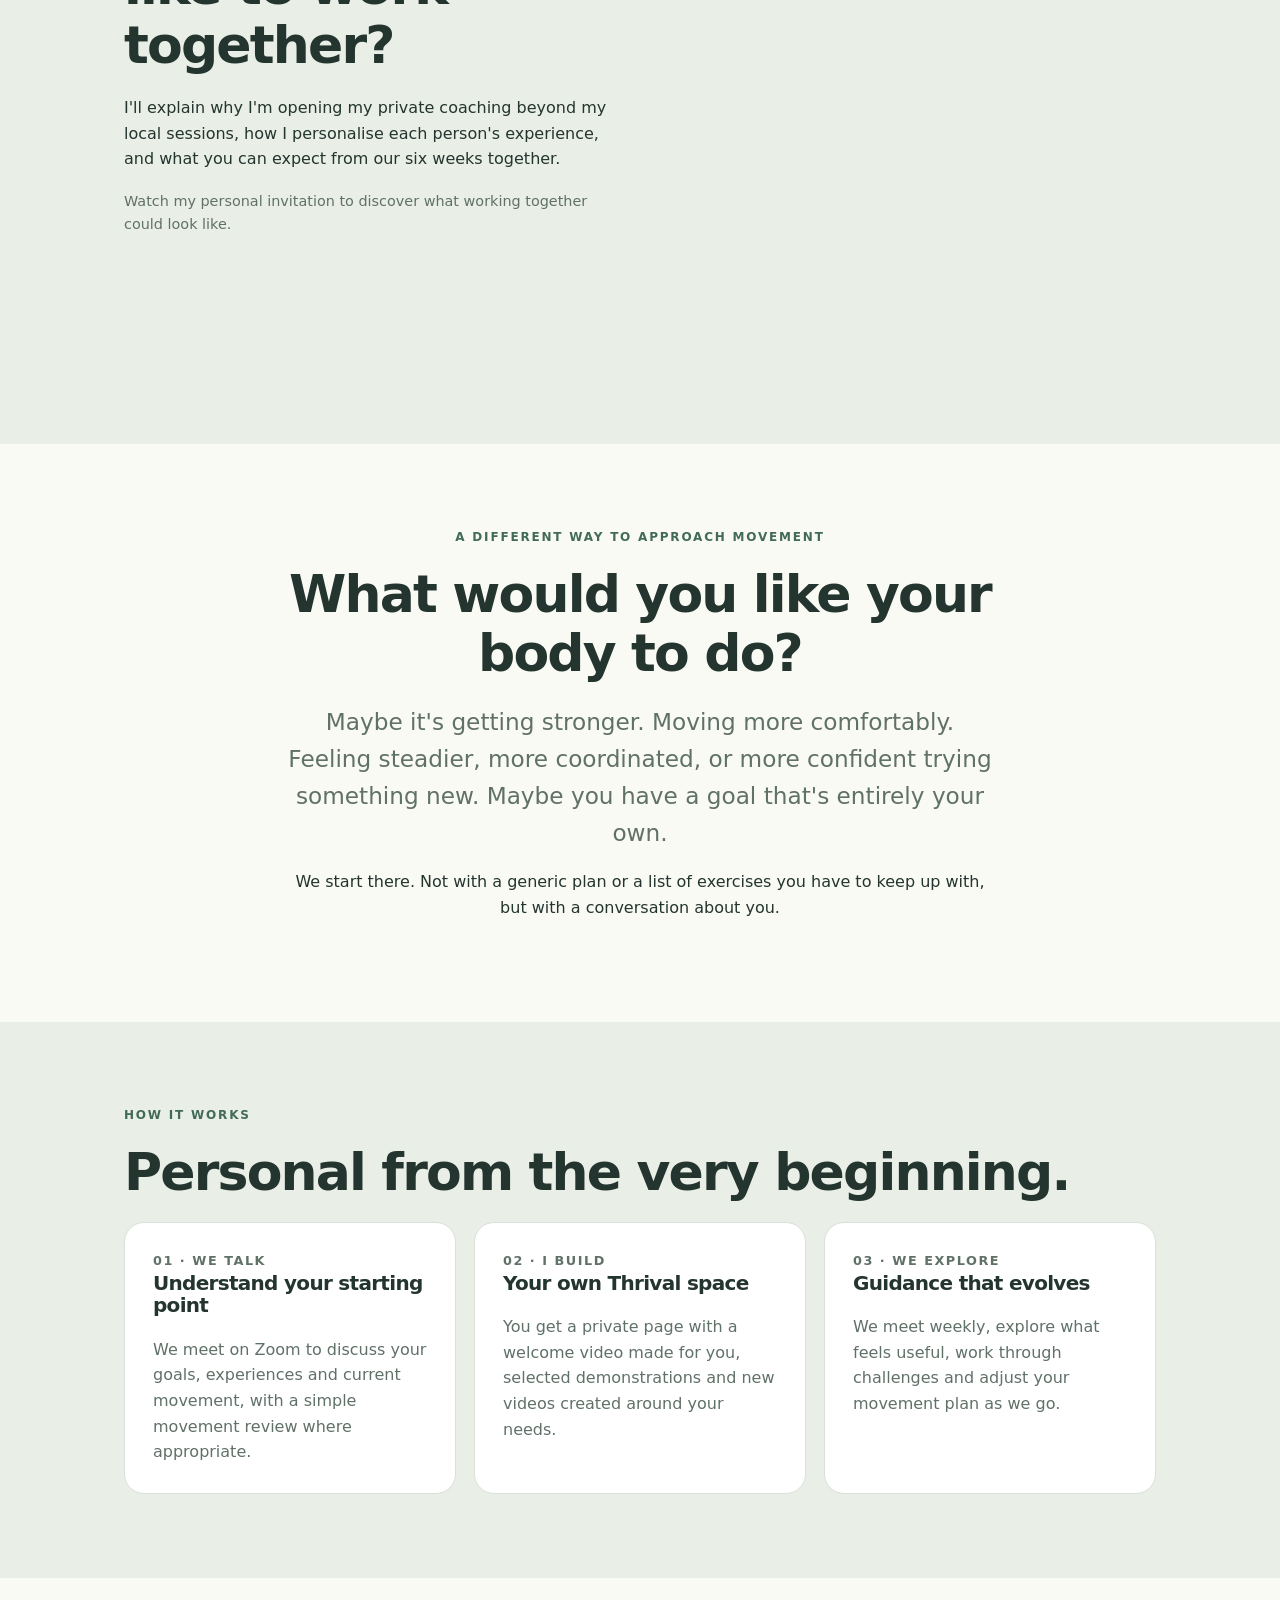
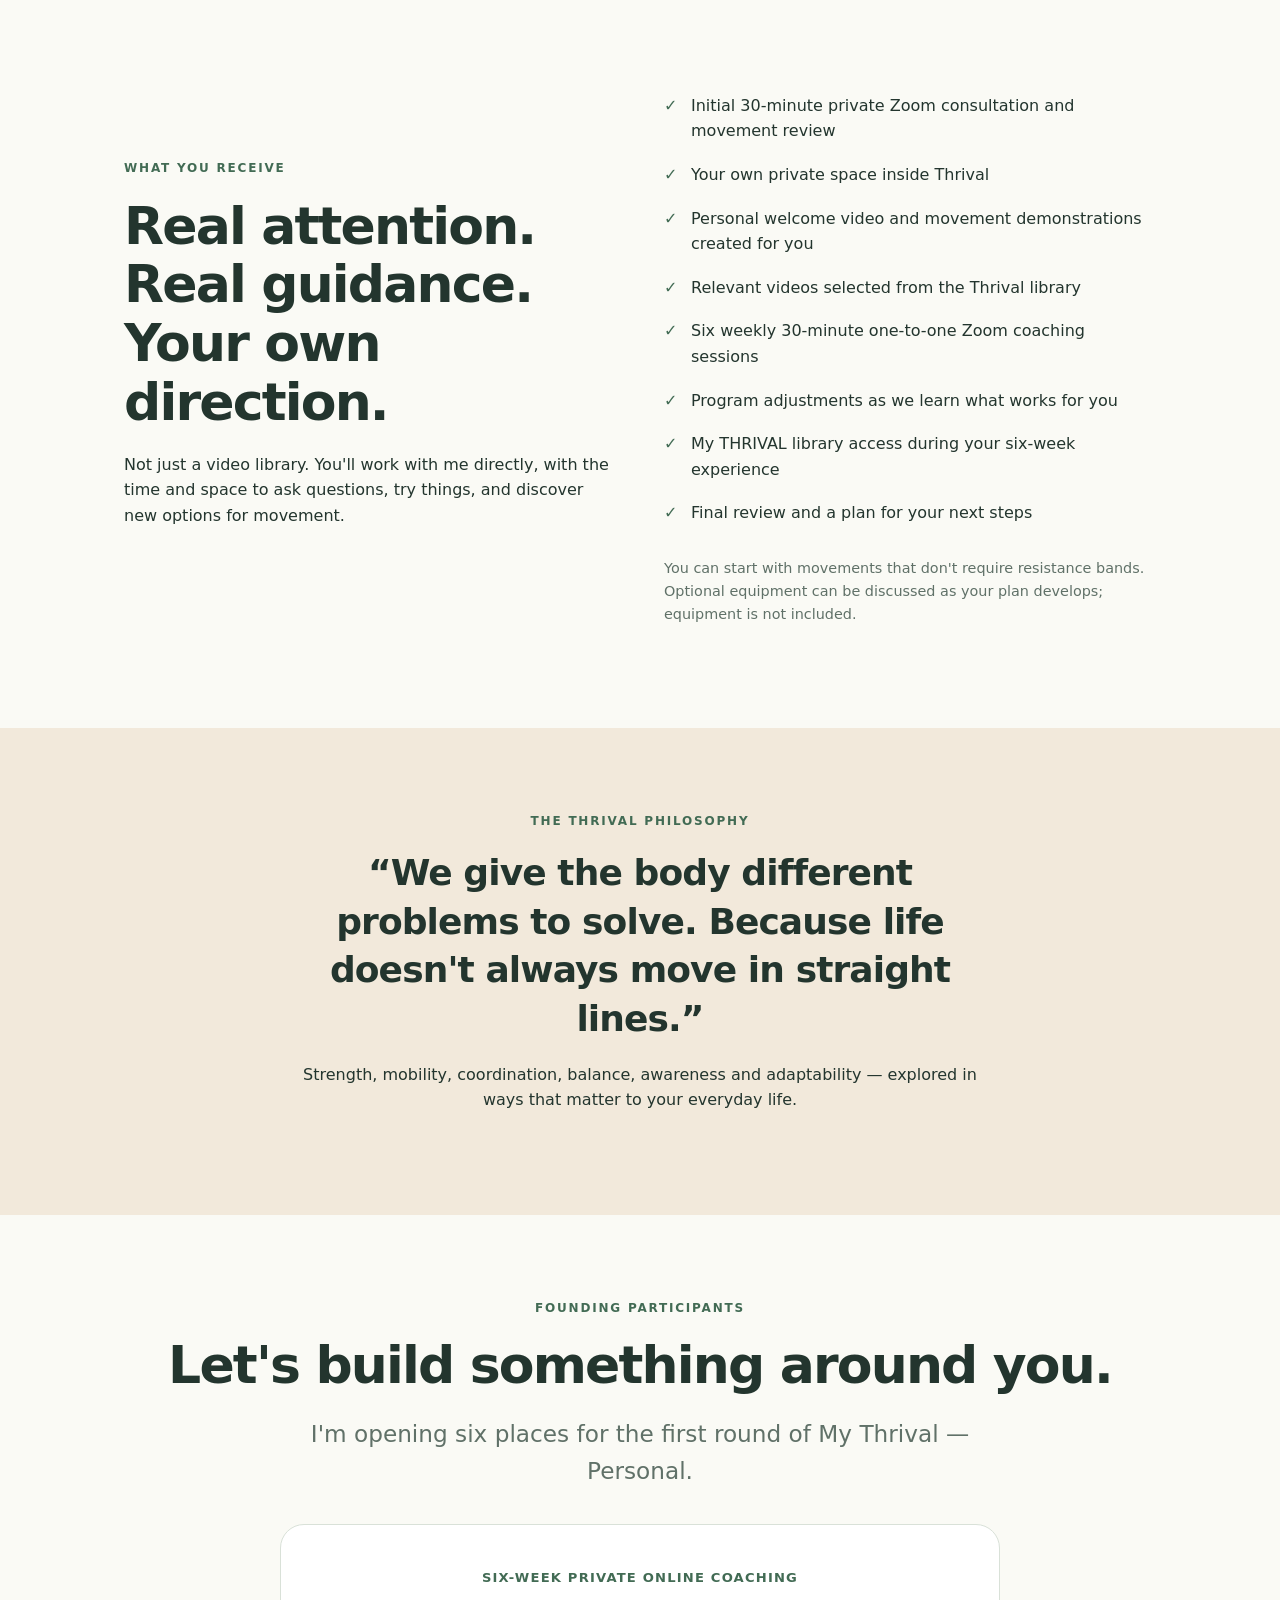
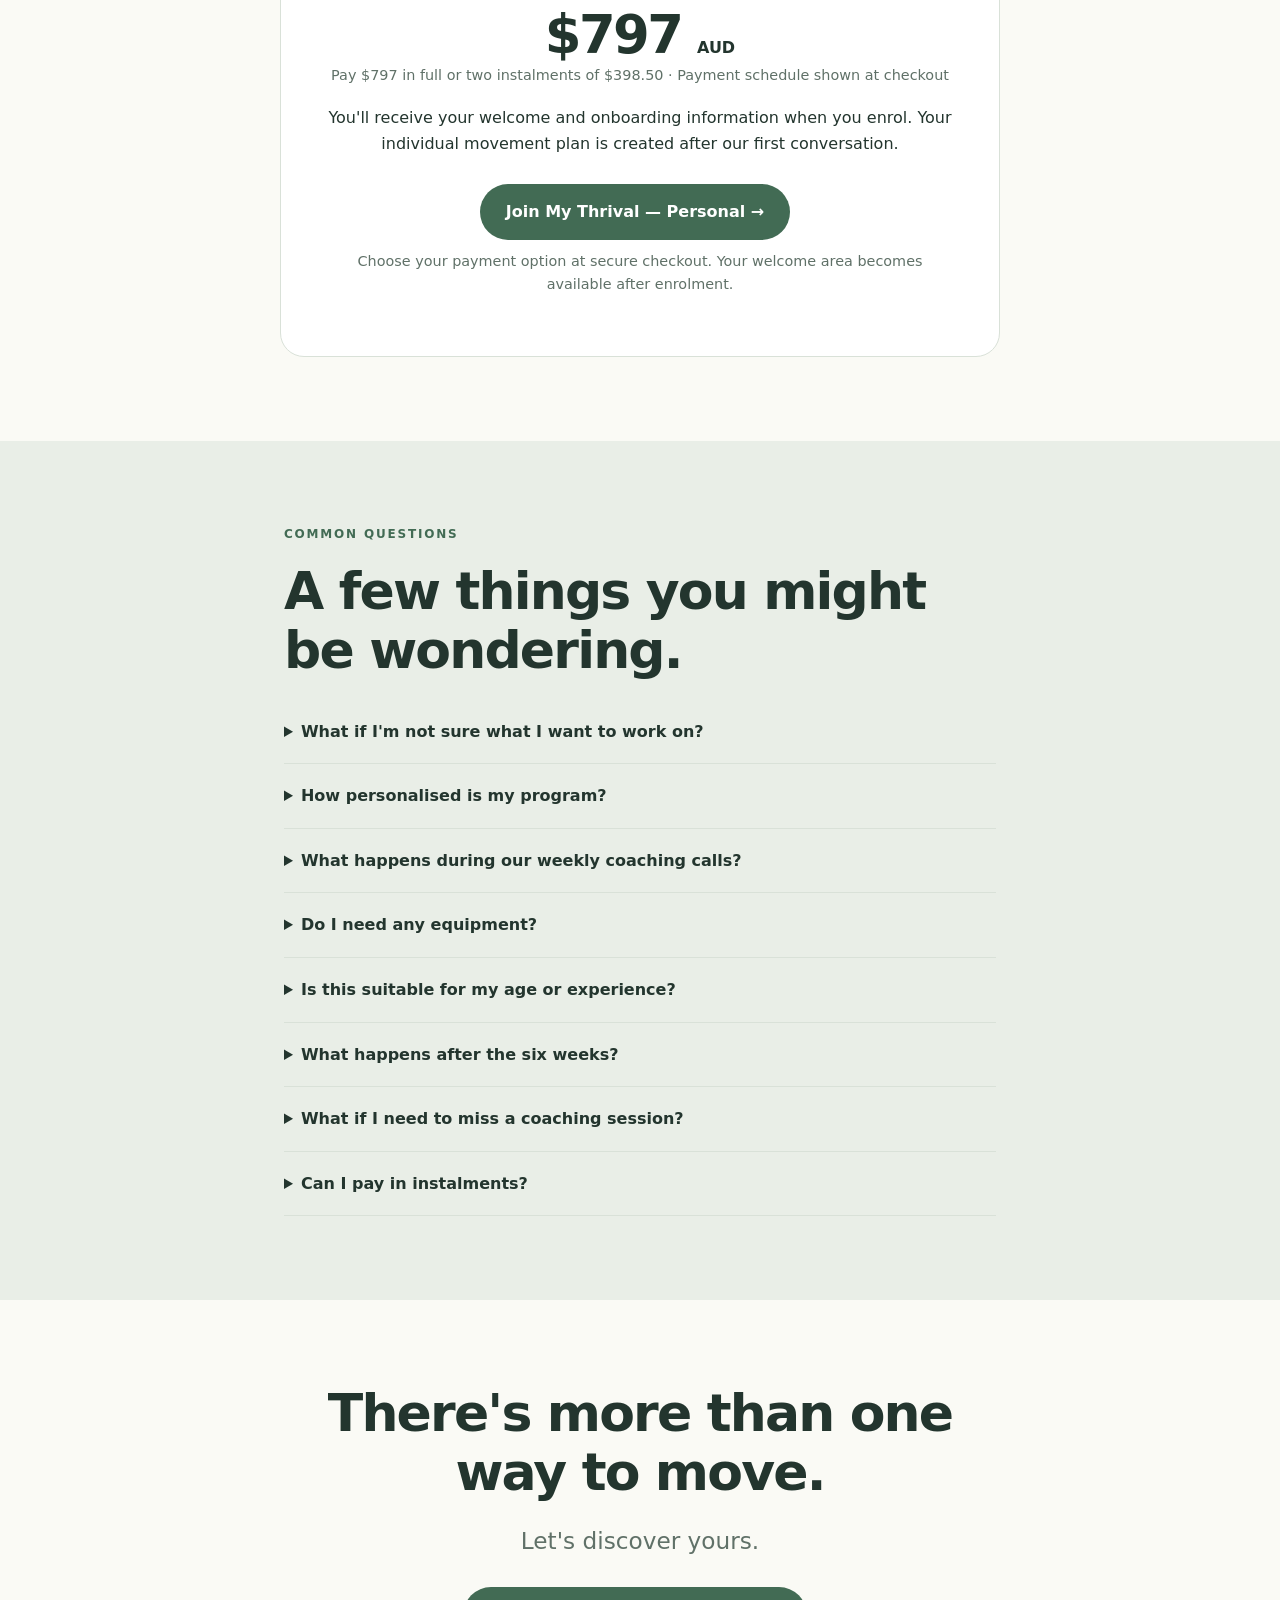
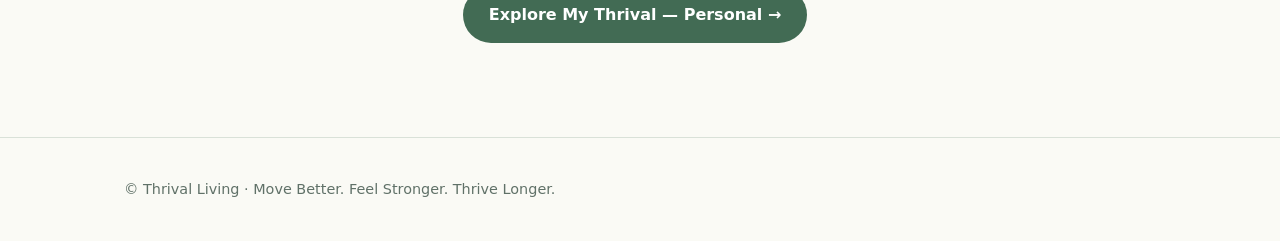
<file: my-thrival-personal/index.html>
<!doctype html>
<html lang="en-AU"><head><meta charset="utf-8"><meta name="viewport" content="width=device-width,initial-scale=1"><meta name="description" content="My Thrival — Personal. Six weeks of private online movement coaching, built around you, your goals and your movement."><title>My Thrival — Personal | Thrival Living</title>
<style>
:root{--ink:#23352e;--muted:#607168;--paper:#fafaf5;--white:#fff;--sage:#e9eee7;--accent:#426b54;--line:#d9e1d8;--warm:#f2e9db}*{box-sizing:border-box}html{scroll-behavior:smooth}body{margin:0;background:var(--paper);color:var(--ink);font-family:system-ui,-apple-system,BlinkMacSystemFont,"Segoe UI",sans-serif;line-height:1.6}a{color:inherit}.wrap{max-width:1080px;margin:auto;padding:0 24px}.narrow{max-width:760px;margin:auto}.nav{display:flex;justify-content:space-between;align-items:center;padding:18px 0;border-bottom:1px solid var(--line)}.brand{font-weight:800;letter-spacing:.045em;font-size:1.1rem;text-decoration:none}.nav a:last-child{font-size:.88rem;text-decoration:none}.eyebrow{text-transform:uppercase;letter-spacing:.15em;font-weight:750;font-size:.75rem;color:var(--accent)}h1,h2,h3{line-height:1.13;letter-spacing:-.035em;margin:0 0 20px}h1{font-size:clamp(2.8rem,7vw,5.4rem);max-width:920px}h2{font-size:clamp(2rem,4.2vw,3.25rem)}h3{font-size:1.25rem}p{margin:0 0 18px}section{padding:84px 0}.hero{padding:95px 0 82px}.personal-intro{padding:0 0 76px}.personal-strip{border-top:1px solid var(--line);border-bottom:1px solid var(--line);padding:30px 0;display:grid;grid-template-columns:1fr 1fr;gap:35px;align-items:center}.personal-strip h3{font-size:1.55rem;margin:8px 0 0}.personal-strip p{margin:0;color:var(--muted)}.lead{font-size:clamp(1.1rem,2.4vw,1.45rem);max-width:710px;color:var(--muted)}.btn{display:inline-block;background:var(--accent);color:#fff;border-radius:999px;padding:15px 26px;text-decoration:none;font-weight:750;margin:10px 10px 10px 0;transition:background .2s}.btn:hover{background:#2c4b39}.btn.secondary{background:transparent;color:var(--accent);border:1px solid var(--accent)}.note{color:var(--muted);font-size:.9rem}.split{display:grid;grid-template-columns:1fr 1fr;gap:48px;align-items:center}.light{background:var(--sage)}.warm{background:var(--warm)}.grid{display:grid;grid-template-columns:repeat(3,1fr);gap:18px}.tile{background:var(--white);border:1px solid var(--line);border-radius:20px;padding:28px}.tile p{color:var(--muted);margin-bottom:0}.step{font-weight:800;color:var(--accent);font-size:.8rem;letter-spacing:.12em}.quote{font-size:clamp(1.5rem,3vw,2.25rem);line-height:1.35;font-weight:650;letter-spacing:-.025em}.pricing{background:#fff;border:1px solid var(--line);border-radius:24px;padding:42px;max-width:720px;margin:35px auto 0}.price{font-size:3.3rem;font-weight:800;letter-spacing:-.05em;line-height:1.1}.check{list-style:none;padding:0;margin:22px 0}.check li{padding:9px 0 9px 27px;position:relative}.check li:before{content:'✓';position:absolute;left:0;color:var(--accent);font-weight:800}.faq details{border-bottom:1px solid var(--line);padding:19px 0}.faq summary{font-weight:700;cursor:pointer}.faq details p{margin:14px 0 0;color:var(--muted)}footer{padding:40px 0;color:var(--muted);font-size:.9rem;border-top:1px solid var(--line)}.center{text-align:center}.center .lead{margin-left:auto;margin-right:auto}.smallcaps{font-size:.82rem;font-weight:750;letter-spacing:.09em;text-transform:uppercase;color:var(--accent)}@media(max-width:750px){section{padding:60px 0}.hero{padding:70px 0}.split,.grid,.personal-strip{grid-template-columns:1fr}.pricing{padding:26px}.nav a:last-child{font-size:.8rem}.wrap{padding:0 20px}}
.site-links{display:flex;flex-wrap:wrap;gap:6px 18px}.site-links a{font-size:.85rem;text-decoration:none;padding:8px 0}.site-links a:hover{text-decoration:underline}@media(max-width:750px){.nav{flex-direction:column;align-items:flex-start;gap:12px}.site-links{width:100%}}
</style><meta property="og:type" content="website"><meta property="og:site_name" content="Thrival Living"><meta property="og:title" content="My Thrival — Personal | Thrival Living"><meta property="og:description" content="Six weeks of personalised movement coaching. Your movement journey, with me by your side."><meta property="og:url" content="https://thrivalliving.com.au/my-thrival-personal/"><meta property="og:image" content="https://thrivalliving.com.au/my-thrival-personal/My%20Thrival%20Personal%20Fitness%20Journey.png"><meta name="twitter:card" content="summary_large_image"><meta name="twitter:title" content="My Thrival — Personal | Thrival Living"><meta name="twitter:description" content="Six weeks of personalised movement coaching. Your movement journey, with me by your side."><meta name="twitter:image" content="https://thrivalliving.com.au/my-thrival-personal/My%20Thrival%20Personal%20Fitness%20Journey.png"></head><body>
<div class="wrap"><div class="nav"><a class="brand" href="/">THRIVAL LIVING</a><nav class="site-links" aria-label="Primary"><a href="/">Home</a><a href="/discover/">Discover</a><a href="/community/">Community Sessions</a><a href="/my-thrival/">My Thrival</a><a href="/my-thrival-personal/" aria-current="page">My Thrival Personal</a></nav></div></div>
<header class="hero"><div class="wrap"><p class="eyebrow">For the first time · Private Thrival coaching online</p><h1>Until now, working with me personally meant being here in person.</h1><p class="lead" style="color:var(--ink);font-weight:600">Now I'm opening six places for people anywhere to work with me one-to-one.</p><p style="max-width:710px;font-size:1.12rem">This is <strong>My Thrival — Personal</strong>: six weeks of direct coaching with me, a movement plan built around your goals, and videos I create specifically for you. You'll have your own private space, weekly Zoom sessions, and someone who gets to know how <em>you</em> move.</p><a class="btn" href="#enrol">Explore one of the six places →</a><a class="btn secondary" href="#how">See what working together looks like</a><p class="note">Personal coaching, not a pre-recorded course · All adult ages and starting points welcome</p></div></header>
<section class="personal-intro"><div class="wrap"><div class="personal-strip"><div><span class="smallcaps">Direct access to me</span><h3>Your movement journey, with me by your side.</h3></div><p>We start with a private conversation. I build your space and your movement plan. Then we work together each week, adapting it as we discover what works for you.</p></div></div></section>
<section class="light" id="video"><div class="wrap split"><div><p class="eyebrow">A personal invitation from me</p><h2>What would it be like to work together?</h2><p>I'll explain why I'm opening my private coaching beyond my local sessions, how I personalise each person's experience, and what you can expect from our six weeks together.</p><p class="note">Watch my personal invitation to discover what working together could look like.</p></div><div style="display:flex;justify-content:center"><iframe src="https://www.youtube-nocookie.com/embed/nz8Nvjtrljs" title="My Thrival — Personal: a personal invitation from Brennan" loading="lazy" allow="accelerometer; autoplay; clipboard-write; encrypted-media; gyroscope; picture-in-picture; web-share" referrerpolicy="strict-origin-when-cross-origin" allowfullscreen style="display:block;width:min(100%,340px);aspect-ratio:9/16;border:0;border-radius:18px"></iframe></div></div></section>
<section><div class="wrap narrow center"><p class="eyebrow">A different way to approach movement</p><h2>What would you like your body to do?</h2><p class="lead">Maybe it's getting stronger. Moving more comfortably. Feeling steadier, more coordinated, or more confident trying something new. Maybe you have a goal that's entirely your own.</p><p>We start there. Not with a generic plan or a list of exercises you have to keep up with, but with a conversation about you.</p></div></section>
<section class="light" id="how"><div class="wrap"><p class="eyebrow">How it works</p><h2>Personal from the very beginning.</h2><div class="grid"><article class="tile"><p class="step">01 · WE TALK</p><h3>Understand your starting point</h3><p>We meet on Zoom to discuss your goals, experiences and current movement, with a simple movement review where appropriate.</p></article><article class="tile"><p class="step">02 · I BUILD</p><h3>Your own Thrival space</h3><p>You get a private page with a welcome video made for you, selected demonstrations and new videos created around your needs.</p></article><article class="tile"><p class="step">03 · WE EXPLORE</p><h3>Guidance that evolves</h3><p>We meet weekly, explore what feels useful, work through challenges and adjust your movement plan as we go.</p></article></div></div></section>
<section><div class="wrap split"><div><p class="eyebrow">What you receive</p><h2>Real attention. Real guidance. Your own direction.</h2><p>Not just a video library. You'll work with me directly, with the time and space to ask questions, try things, and discover new options for movement.</p></div><div><ul class="check"><li>Initial 30-minute private Zoom consultation and movement review</li><li>Your own private space inside Thrival</li><li>Personal welcome video and movement demonstrations created for you</li><li>Relevant videos selected from the Thrival library</li><li>Six weekly 30-minute one-to-one Zoom coaching sessions</li><li>Program adjustments as we learn what works for you</li><li>My THRIVAL library access during your six-week experience</li><li>Final review and a plan for your next steps</li></ul><p class="note">You can start with movements that don't require resistance bands. Optional equipment can be discussed as your plan develops; equipment is not included.</p></div></div></section>
<section class="warm"><div class="wrap narrow center"><p class="eyebrow">The Thrival philosophy</p><p class="quote">“We give the body different problems to solve. Because life doesn't always move in straight lines.”</p><p>Strength, mobility, coordination, balance, awareness and adaptability — explored in ways that matter to your everyday life.</p></div></section>
<section id="enrol"><div class="wrap center"><p class="eyebrow">Founding participants</p><h2>Let's build something around you.</h2><p class="lead">I'm opening six places for the first round of My Thrival — Personal.</p><div class="pricing"><p class="smallcaps">Six-week private online coaching</p><div class="price">$797 <span style="font-size:1rem;letter-spacing:0">AUD</span></div><p class="note">Pay $797 in full or two instalments of $398.50 · Payment schedule shown at checkout</p><p>You'll receive your welcome and onboarding information when you enrol. Your individual movement plan is created after our first conversation.</p><a class="btn" href="https://thrivalliving-coach.mvt.so/buy/24052" target="_blank" rel="noopener noreferrer">Join My Thrival — Personal →</a><p class="note">Choose your payment option at secure checkout. Your welcome area becomes available after enrolment.</p></div></div></section>
<section class="light faq"><div class="wrap narrow"><p class="eyebrow">Common questions</p><h2>A few things you might be wondering.</h2><details><summary>What if I'm not sure what I want to work on?</summary><p>That's perfectly fine. Our first conversation is about discovering what matters to you. You might want to feel stronger, move more freely, improve your balance, explore new movement skills, or simply find a way of moving that you enjoy. We'll work out where to begin together.</p></details><details><summary>How personalised is my program?</summary><p>Very. We'll begin with a private Zoom conversation and movement review. From there, I'll create your own space inside Thrival, with a movement plan shaped around your goals and current abilities. I'll record videos specifically for you, use relevant demonstrations from my library, and adjust your program as we work together.</p></details><details><summary>What happens during our weekly coaching calls?</summary><p>This is our time to work together. We might explore a movement you're finding difficult, introduce a new challenge, refine something you've been practising, or simply see how you're progressing. Each session is guided by what you need at that point.</p></details><details><summary>Do I need any equipment?</summary><p>We can begin with your body, some space to move and everyday items around your home. I also use resistance bands because they create some wonderful possibilities for assistance, resistance and exploration. If they'd benefit your program, I'll help you choose the right ones. Equipment is purchased separately.</p></details><details><summary>Is this suitable for my age or experience?</summary><p>I work with adults of different ages, backgrounds and movement experiences. Whether you're returning to movement, looking for something beyond conventional exercise, or wanting to develop new skills, we'll explore an approach appropriate for you. We'll also discuss any injuries or health concerns before deciding whether online coaching is suitable.</p></details><details><summary>What happens after the six weeks?</summary><p>You'll finish with a clearer understanding of your movement, what you've been working towards and how to continue. We'll review your progress together and discuss your next steps. You can also choose to continue exploring movement through My THRIVAL.</p></details><details><summary>What if I need to miss a coaching session?</summary><p>If you need to miss a session, please let me know as early as possible. I'll do my best to find another suitable time, although rescheduling can't be guaranteed. If we can't arrange a replacement, that week's session is forfeited. If I ever need to cancel a session, I'll make every effort to reschedule it, even if that means meeting after your six-week program has finished.</p></details><details><summary>Can I pay in instalments?</summary><p>Yes. You can pay the $797 in full or choose two scheduled instalments of $398.50. Instalments are collected automatically. If a payment fails, Stripe may retry it, and continued access depends on the payment plan remaining active. If the plan ultimately lapses, access may be removed. I'll help you understand your options if that happens.</p></details></div></section>
<section><div class="wrap narrow center"><h2>There's more than one way to move.</h2><p class="lead">Let's discover yours.</p><a class="btn" href="#enrol">Explore My Thrival — Personal →</a></div></section><footer><div class="wrap">© Thrival Living · Move Better. Feel Stronger. Thrive Longer.</div></footer>
</body></html>
</file>
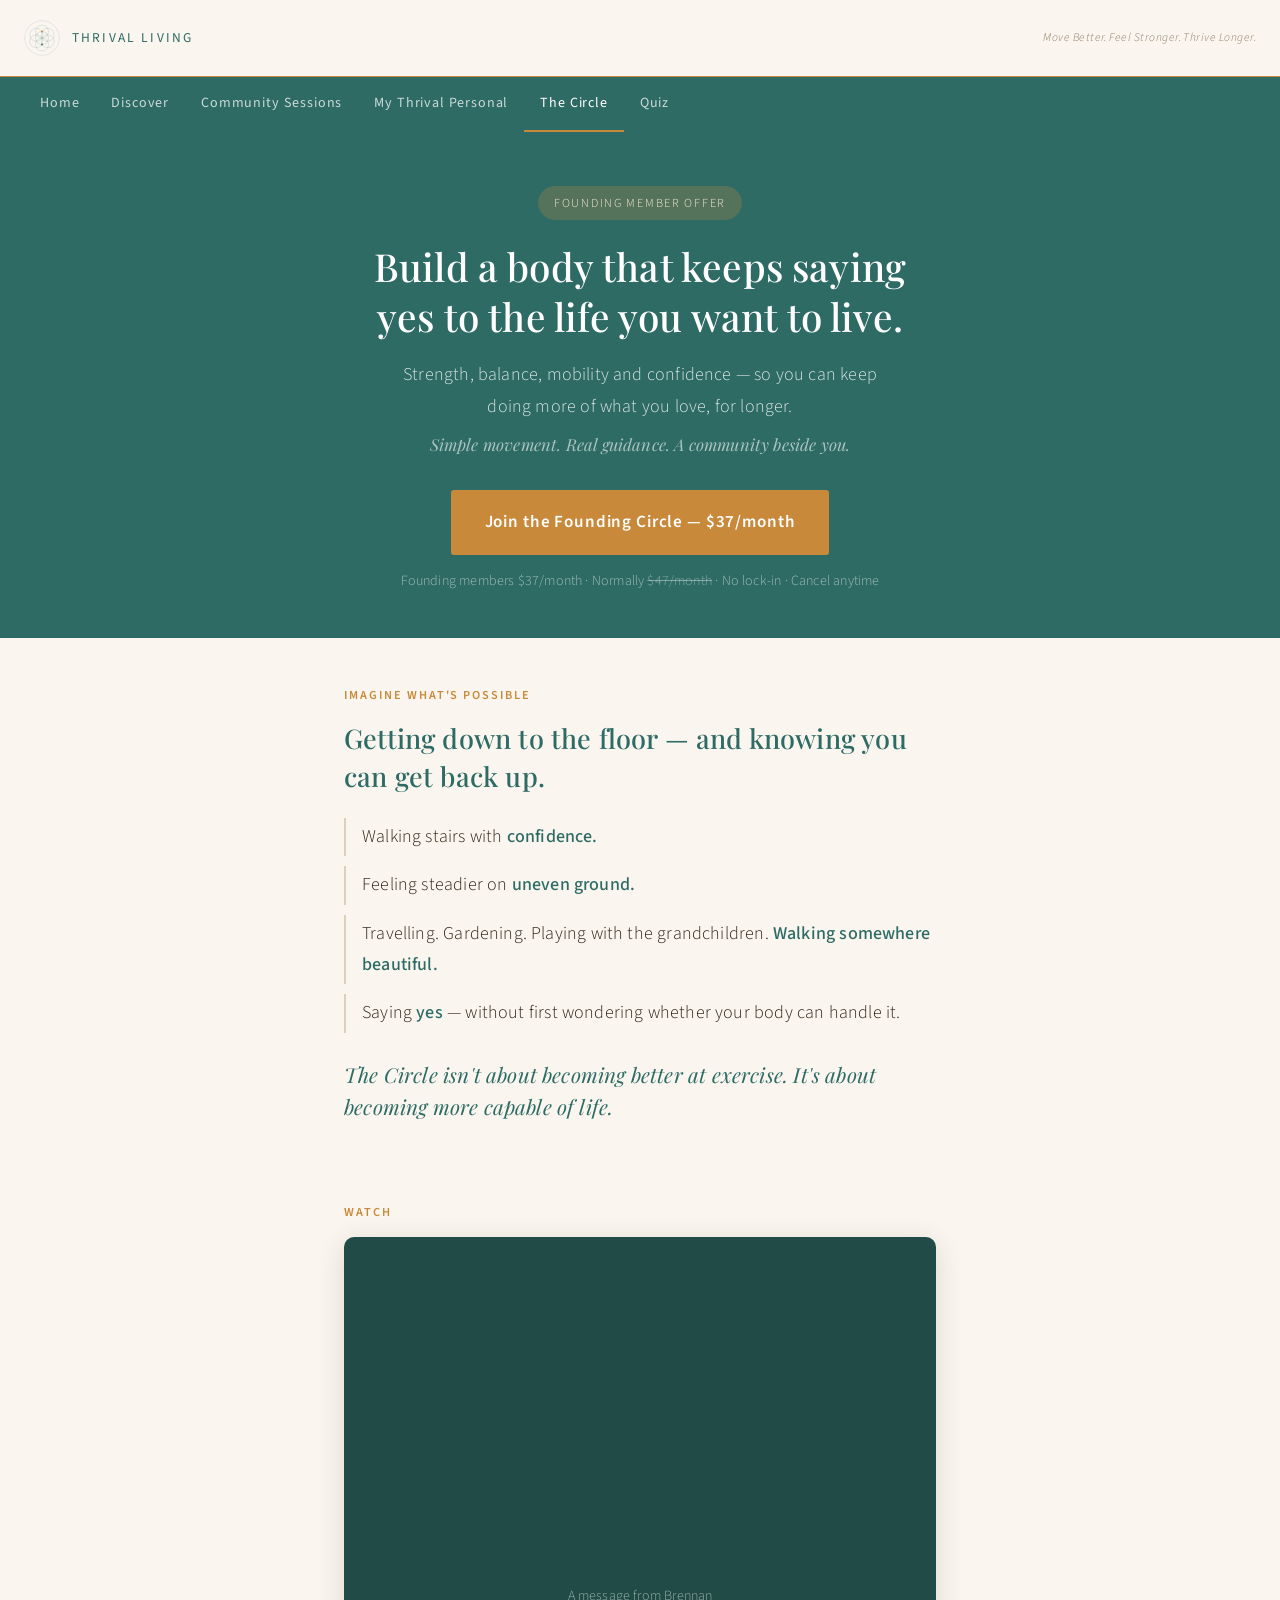
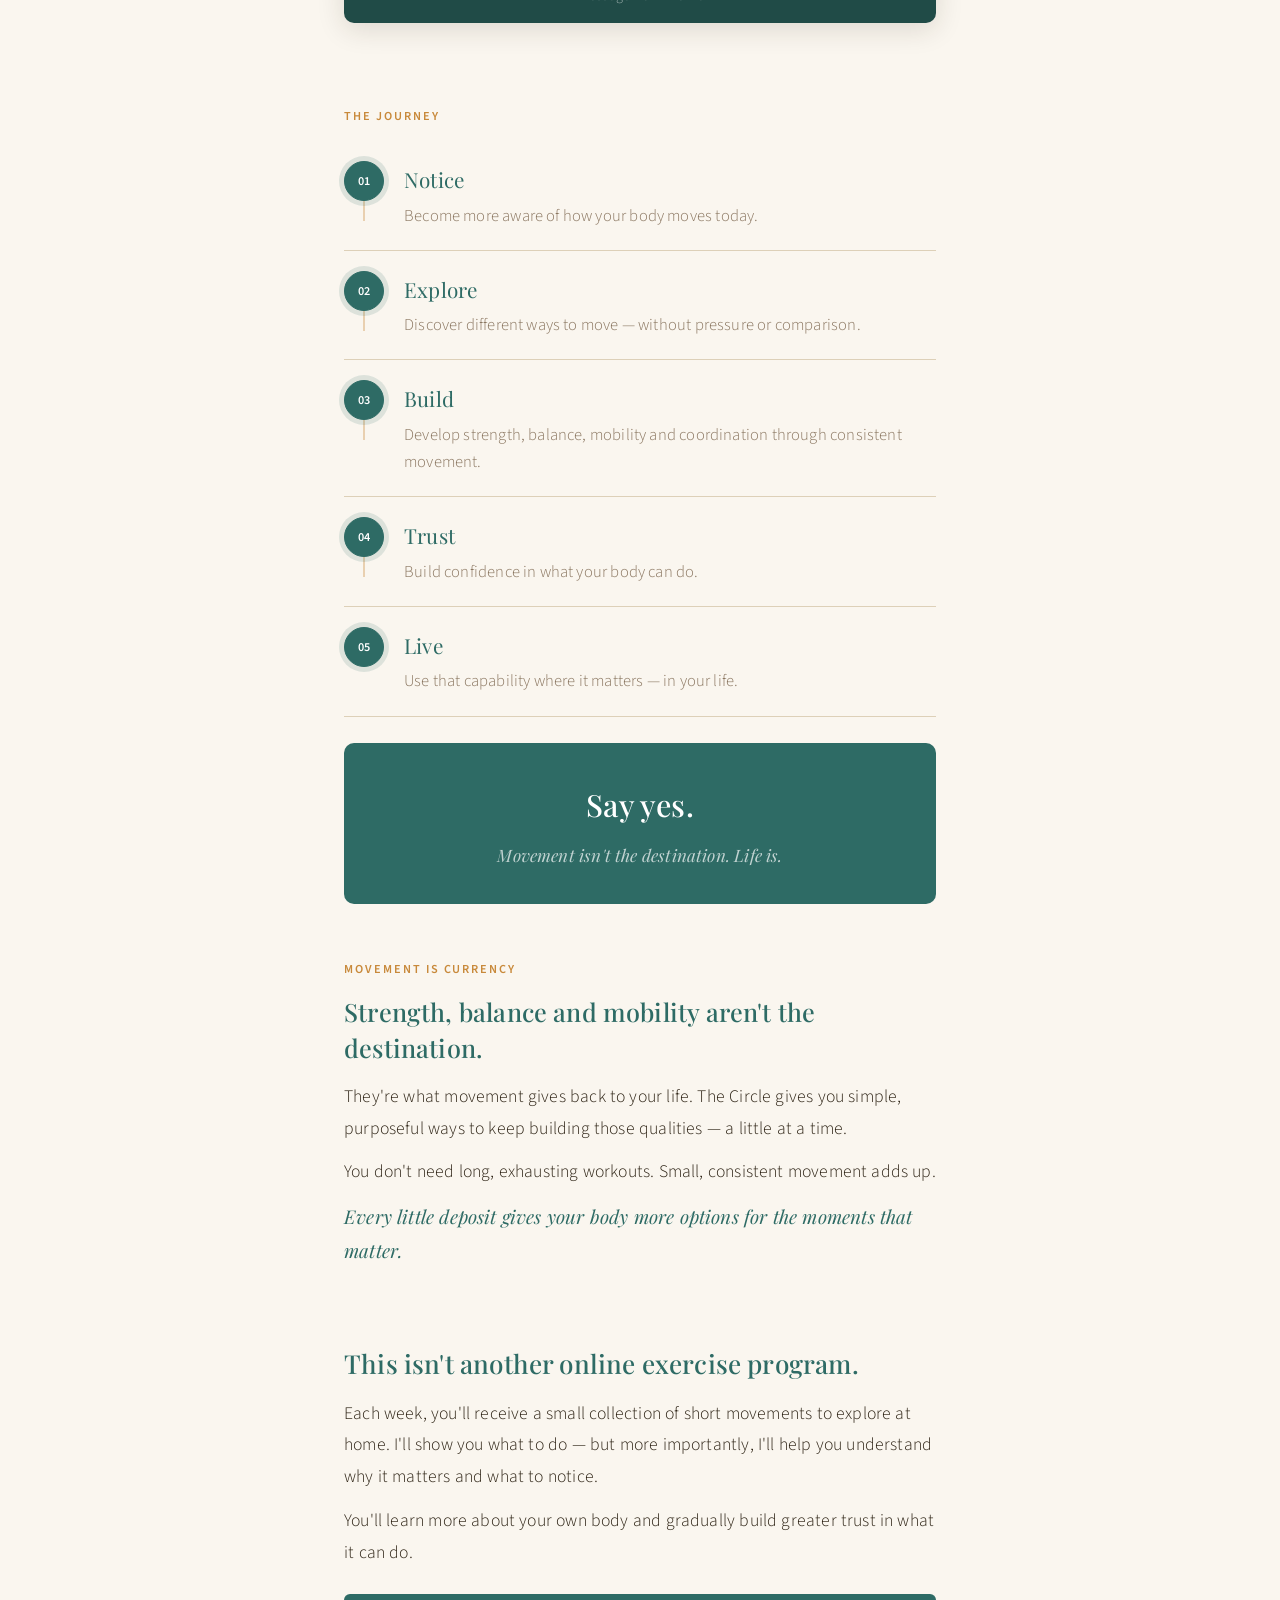
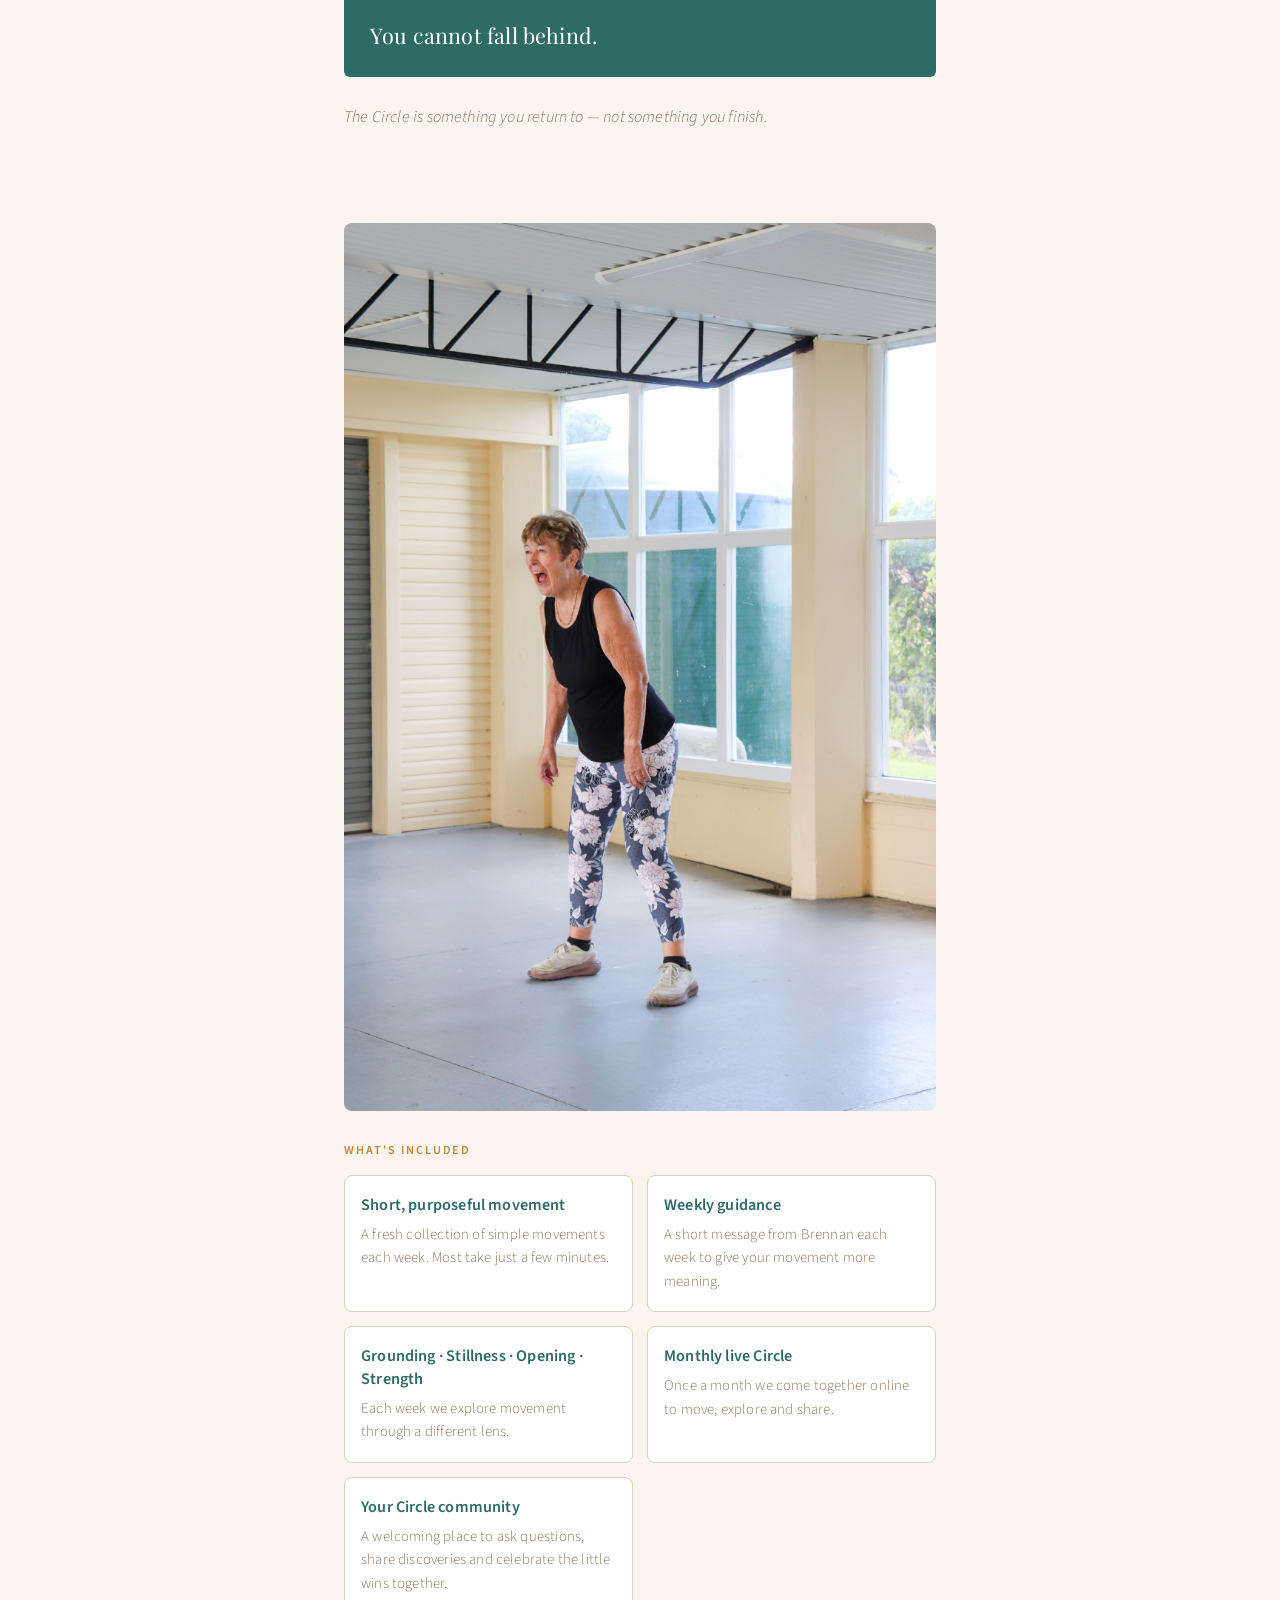
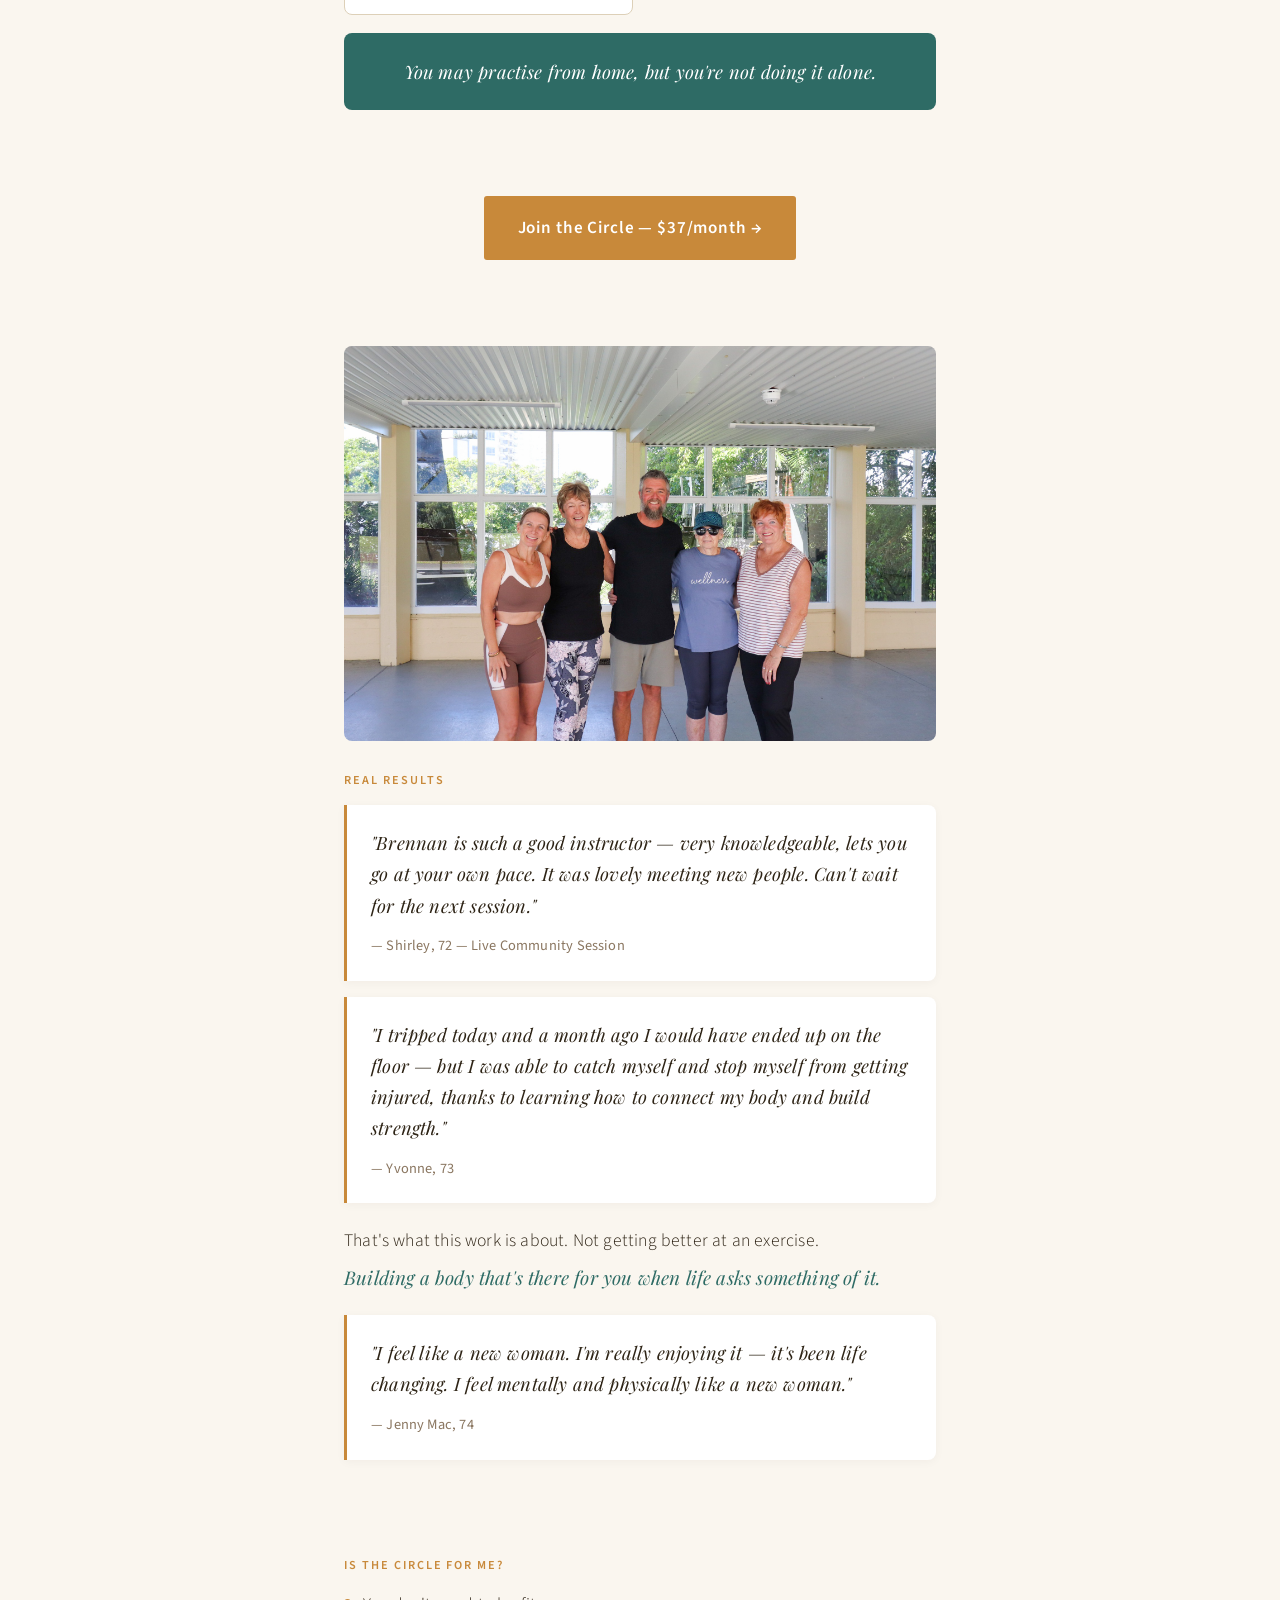
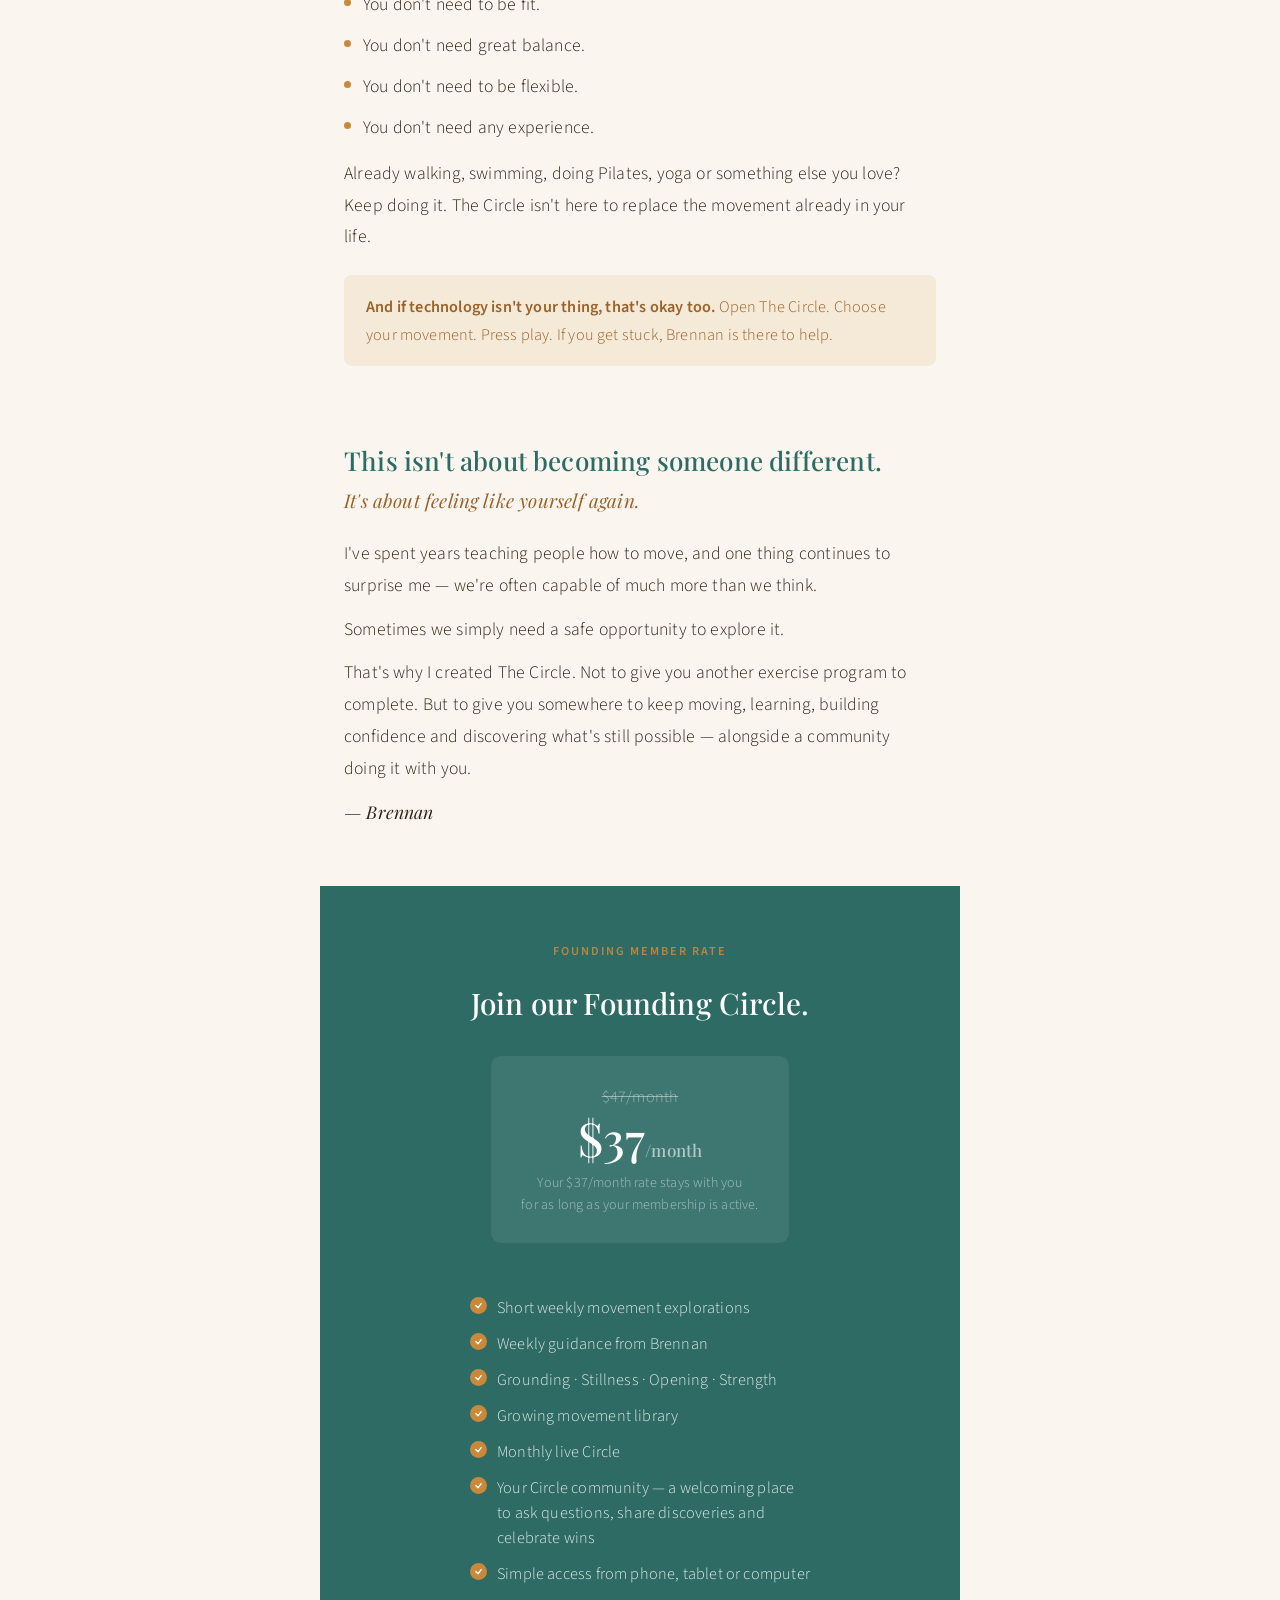
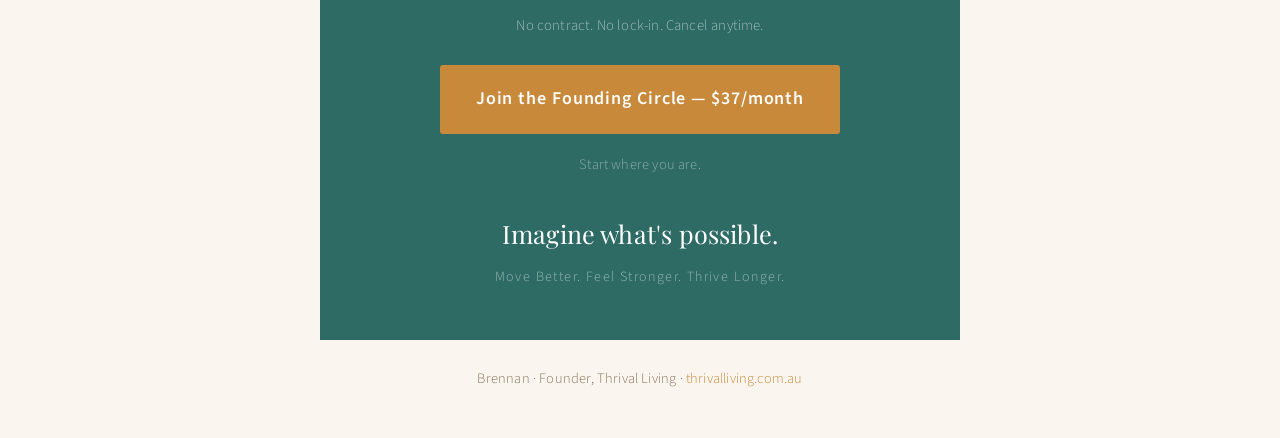
<file: circle.html>
<!DOCTYPE html>
<html lang="en">
<head>
<meta charset="UTF-8">
<meta name="viewport" content="width=device-width, initial-scale=1.0">
<title>The Thrival Living Circle — Build a body that keeps saying yes</title>
 <meta property="og:title" content="The Thrival Living Circle — Build a body that keeps saying yes">
<meta property="og:description" content="A community and weekly practice in looking after the body you live in. $37/month founding rate.">
<meta property="og:image" content="https://thrivalliving.com.au/thrival-og-image.png">
<meta property="og:url" content="https://thrivalliving.com.au/circle">
<meta property="og:type" content="website">
<meta name="twitter:card" content="summary_large_image">
<meta name="twitter:title" content="The Thrival Living Circle — Build a body that keeps saying yes">
<meta name="twitter:description" content="A community and weekly practice in looking after the body you live in. $37/month founding rate.">
<meta name="twitter:image" content="https://thrivalliving.com.au/thrival-og-image.png">
<link href="https://fonts.googleapis.com/css2?family=Playfair+Display:ital,wght@0,400;0,500;0,600;1,400;1,500&family=Source+Sans+3:ital,wght@0,300;0,400;0,600;1,300;1,400&display=swap" rel="stylesheet">
<script src="/analytics.js"></script>
<style>
  *, *::before, *::after { box-sizing: border-box; margin: 0; padding: 0; }

  :root {
    --cream:      #FAF6EF;
    --ochre:      #C8893A;
    --ochre-deep: #9A6228;
    --ochre-pale: #F5E9D8;
    --teal:       #2E6B65;
    --teal-deep:  #204B47;
    --body:       #2E2416;
    --subtext:    #8A7660;
    --rule:       #DDD0B8;
  }

  html { font-size: 18px; scroll-behavior: smooth; }

  body {
    background: var(--cream);
    color: var(--body);
    font-family: 'Source Sans 3', Georgia, sans-serif;
    font-weight: 300;
    line-height: 1.8;
    letter-spacing: 0.01em;
    -webkit-font-smoothing: antialiased;
  }

  @media (prefers-reduced-motion: reduce) {
    * { animation-duration: 0.01ms !important; transition-duration: 0.01ms !important; scroll-behavior: auto !important; }
  }

  a { color: var(--ochre); }
  a:focus-visible, button:focus-visible { outline: 2px solid var(--ochre); outline-offset: 3px; }

  .page { max-width: 640px; margin: 0 auto; padding: 0 24px 6px; }

  header.site-head {
    display: flex; align-items: center; gap: 12px;
    padding: 20px 24px; border-bottom: 1px solid var(--ochre); background: var(--cream);
  }
  header.site-head p.brand { font-size: 0.75rem; font-weight: 400; letter-spacing: 0.16em; text-transform: uppercase; color: var(--teal); font-family: 'Source Sans 3', sans-serif; }
  header.site-head span.tag { margin-left: auto; font-style: italic; font-size: 0.65rem; color: var(--subtext); letter-spacing: 0.04em; }

  nav.site-nav { display: flex; background: var(--teal); padding: 0 24px; overflow-x: auto; }
  nav.site-nav a { color: rgba(255,255,255,0.75); text-decoration: none; font-size: 0.78rem; font-weight: 400; letter-spacing: 0.06em; padding: 14px 16px; white-space: nowrap; border-bottom: 2px solid transparent; font-family: 'Source Sans 3', sans-serif; }
  nav.site-nav a.active { color: white; border-bottom-color: var(--ochre); }

  .eyebrow { font-size: 0.68rem; font-weight: 600; letter-spacing: 0.16em; text-transform: uppercase; color: var(--ochre); margin-bottom: 14px; }
  .eyebrow.on-teal { color: rgba(200,137,58,0.9); }

  .hero { background: var(--teal); padding: 54px 26px 44px; text-align: center; }
  .hero-badge {
    display: inline-block; background: rgba(200,137,58,0.25); color: var(--ochre-pale);
    font-size: 0.68rem; letter-spacing: 0.14em; text-transform: uppercase;
    padding: 6px 16px; border-radius: 20px; margin-bottom: 22px;
  }
  .hero h1 {
    font-family: 'Playfair Display', Georgia, serif; font-weight: 500;
    font-size: 2.15rem; color: white; line-height: 1.28; margin-bottom: 18px;
    max-width: 560px; margin-left: auto; margin-right: auto;
  }
  .hero p.lede { font-size: 1rem; color: rgba(255,255,255,0.82); font-weight: 300; line-height: 1.75; margin-bottom: 8px; max-width: 480px; margin-left: auto; margin-right: auto; }
  .hero p.hero-sub { font-family: 'Playfair Display', Georgia, serif; font-style: italic; font-size: 0.92rem; color: rgba(255,255,255,0.6); margin-bottom: 30px; }
  .btn-primary {
    display: inline-block; background: var(--ochre); color: white; text-decoration: none;
    font-family: 'Source Sans 3', sans-serif; font-weight: 600; font-size: 0.95rem;
    letter-spacing: 0.05em; padding: 17px 34px; border: none; cursor: pointer;
    border-radius: 3px; transition: background 0.2s;
  }
  .btn-primary:hover { background: var(--ochre-deep); }
  .hero-price { font-size: 0.78rem; color: rgba(255,255,255,0.55); margin-top: 14px; }
  .hero-price s { color: rgba(255,255,255,0.4); }

  .section { padding: 46px 0; }
  .section.tight { padding-top: 32px; padding-bottom: 32px; }

  .possible-text {
    font-family: 'Playfair Display', Georgia, serif; font-weight: 500;
    font-size: 1.5rem; color: var(--teal); line-height: 1.4; margin-bottom: 22px;
  }
  .life-item {
    font-size: 1rem; color: var(--body); font-weight: 300; line-height: 1.7;
    padding: 4px 0 4px 16px; border-left: 2px solid var(--rule); margin-bottom: 10px;
  }
  .life-item strong { color: var(--teal); font-weight: 500; }
  .big-line {
    font-family: 'Playfair Display', Georgia, serif; font-style: italic;
    font-size: 1.15rem; color: var(--teal); margin-top: 26px; line-height: 1.55;
  }

  .vsl-card {
    background: var(--teal-deep); border-radius: 10px; overflow: hidden;
    box-shadow: 0 6px 28px rgba(46,38,22,0.14);
  }
  .vsl-frame { position: relative; padding-bottom: 56.25%; height: 0; }
  .vsl-frame iframe { position: absolute; top: 0; left: 0; width: 100%; height: 100%; border: none; }
  .vsl-label { text-align: center; font-size: 0.78rem; color: rgba(255,255,255,0.55); padding: 14px 0; }

  .journey-wrap { padding: 50px 0 8px; }
  .journey-stages { display: flex; flex-direction: column; }
  .stage {
    display: flex; gap: 20px; align-items: flex-start; padding: 20px 0;
    border-bottom: 1px solid var(--rule);
    opacity: 0.35; transform: translateX(-6px);
    transition: opacity 0.45s ease, transform 0.45s ease;
  }
  .stage.in-view { opacity: 1; transform: translateX(0); }
  .stage-dot-col { position: relative; flex-shrink: 0; width: 40px; }
  .stage-dot {
    width: 40px; height: 40px; border-radius: 50%; border: 1.5px solid var(--rule);
    display: flex; align-items: center; justify-content: center;
    background: var(--cream); position: relative; z-index: 2;
    transition: background 0.4s ease, border-color 0.4s ease, box-shadow 0.4s ease;
  }
  .stage-dot span { font-size: 0.68rem; font-weight: 600; color: var(--subtext); transition: color 0.4s ease; }
  .stage.in-view .stage-dot {
    background: var(--teal); border-color: var(--teal);
    box-shadow: 0 0 0 5px rgba(46,107,101,0.14);
  }
  .stage.in-view .stage-dot span { color: white; }
  .stage-dot-col::before {
    content: ''; position: absolute; top: 40px; bottom: -20px; left: 50%;
    width: 2px; transform: translateX(-50%);
    background: rgba(200,137,58,0.18);
  }
  .stage:last-child .stage-dot-col::before { display: none; }
  .stage.in-view .stage-dot-col::before { background: rgba(200,137,58,0.35); }
  .stage-title { font-family: 'Playfair Display', Georgia, serif; font-size: 1.15rem; color: var(--teal); margin-bottom: 4px; }
  .stage-body { font-size: 0.92rem; color: var(--subtext); font-weight: 300; line-height: 1.65; }

  .say-yes {
    text-align: center; padding: 34px 26px; background: var(--teal); border-radius: 10px;
    margin-top: 26px; opacity: 0; transform: translateY(10px);
    transition: opacity 0.5s ease, transform 0.5s ease;
  }
  .say-yes.show { opacity: 1; transform: translateY(0); }
  .say-yes h2 { font-family: 'Playfair Display', Georgia, serif; font-weight: 500; font-size: 1.7rem; color: white; margin-bottom: 8px; }
  .say-yes p { font-family: 'Playfair Display', Georgia, serif; font-style: italic; font-size: 0.95rem; color: rgba(255,255,255,0.7); margin-bottom: 0; }

  .currency-line { font-family: 'Playfair Display', Georgia, serif; font-weight: 500; font-size: 1.4rem; color: var(--teal); margin-bottom: 16px; line-height: 1.4; }
  .currency-body { font-size: 0.98rem; color: var(--body); font-weight: 300; line-height: 1.8; margin-bottom: 12px; }
  .currency-bold { font-size: 1.05rem; color: var(--teal); font-weight: 400; font-family: 'Playfair Display', Georgia, serif; font-style: italic; margin-top: 8px; }

  .not-program h2 { font-family: 'Playfair Display', Georgia, serif; font-weight: 500; font-size: 1.45rem; color: var(--teal); margin-bottom: 16px; line-height: 1.35; }
  .not-program p { font-size: 0.98rem; color: var(--body); font-weight: 300; line-height: 1.8; margin-bottom: 12px; }
  .cant-fall { background: var(--teal); padding: 22px 26px; border-radius: 6px; margin: 26px 0; }
  .cant-fall p { font-family: 'Playfair Display', Georgia, serif; font-size: 1.2rem; color: white; margin: 0; }
  .not-program .tagline { font-size: 0.92rem; color: var(--subtext); font-style: italic; }

  .photo-frame { margin-bottom: 28px; line-height: 0; border-radius: 8px; overflow: hidden; }
  .photo-frame img { width: 100%; display: block; object-fit: cover; }

  .included-grid { display: grid; grid-template-columns: 1fr 1fr; gap: 14px; margin-top: 4px; }
  .included-item { background: white; border: 1px solid var(--rule); border-radius: 8px; padding: 18px 16px; }
  .included-title { font-size: 0.9rem; font-weight: 600; color: var(--teal); margin-bottom: 6px; line-height: 1.4; }
  .included-body { font-size: 0.82rem; color: var(--subtext); font-weight: 300; line-height: 1.6; }
  .community-banner { background: var(--teal); border-radius: 8px; padding: 22px 20px; margin-top: 18px; text-align: center; }
  .community-banner p { font-family: 'Playfair Display', Georgia, serif; font-style: italic; font-size: 1.02rem; color: white; margin: 0; }
  @media (max-width: 480px) { .included-grid { grid-template-columns: 1fr; } }

  .mid-cta { text-align: center; padding: 40px 0; }

  .quote-block { border-left: 3px solid var(--ochre); padding: 22px 22px 22px 24px; background: white; border-radius: 0 8px 8px 0; margin-bottom: 16px; box-shadow: 0 2px 10px rgba(46,38,22,0.04); }
  .quote-text { font-family: 'Playfair Display', Georgia, serif; font-style: italic; font-size: 1.02rem; color: var(--body); line-height: 1.7; margin-bottom: 12px; }
  .quote-attr { font-size: 0.8rem; color: var(--subtext); font-weight: 400; }
  .follow-text { font-size: 0.98rem; color: var(--body); font-weight: 300; line-height: 1.8; margin: 22px 0 4px; }
  .follow-bold { font-family: 'Playfair Display', Georgia, serif; font-style: italic; font-size: 1.05rem; color: var(--teal); }

  .check-row { display: flex; gap: 12px; margin-bottom: 12px; align-items: flex-start; }
  .check-dot { width: 7px; height: 7px; border-radius: 50%; background: var(--ochre); flex-shrink: 0; margin-top: 9px; }
  .check-text { font-size: 0.98rem; color: var(--body); font-weight: 300; line-height: 1.65; }
  .tech-note { background: var(--ochre-pale); padding: 18px 22px; border-radius: 8px; margin-top: 22px; }
  .tech-note p { font-size: 0.9rem; color: var(--ochre-deep); line-height: 1.7; margin: 0; }
  .tech-note strong { font-weight: 600; }

  .brennan-wrap h2 { font-family: 'Playfair Display', Georgia, serif; font-weight: 500; font-size: 1.45rem; color: var(--teal); margin-bottom: 6px; line-height: 1.3; }
  .brennan-wrap h3 { font-family: 'Playfair Display', Georgia, serif; font-style: italic; font-size: 1.05rem; color: var(--ochre-deep); margin-bottom: 20px; font-weight: 400; }
  .brennan-wrap p { font-size: 0.98rem; color: var(--body); font-weight: 300; line-height: 1.8; margin-bottom: 12px; }
  .brennan-sig { font-family: 'Playfair Display', Georgia, serif; font-style: italic; font-size: 1.02rem; color: var(--teal); }

  .offer-wrap { background: var(--teal); text-align: center; padding: 54px 26px 50px; margin: 0 -24px; }
  .offer-wrap h2 { font-family: 'Playfair Display', Georgia, serif; font-weight: 500; font-size: 1.65rem; color: white; margin-bottom: 26px; }
  .price-block { background: rgba(255,255,255,0.08); border-radius: 10px; padding: 26px 30px; margin-bottom: 26px; display: inline-block; min-width: 240px; }
  .price-was { font-size: 0.9rem; color: rgba(255,255,255,0.45); text-decoration: line-through; margin-bottom: 4px; }
  .price-now { font-size: 2.6rem; color: white; font-family: 'Playfair Display', Georgia, serif; font-weight: 500; line-height: 1; }
  .price-period { font-size: 0.95rem; color: rgba(255,255,255,0.6); }
  .price-note { font-size: 0.78rem; color: rgba(255,255,255,0.55); margin-top: 10px; line-height: 1.6; }
  .offer-list { text-align: left; margin: 26px auto; max-width: 340px; }
  .offer-item { display: flex; gap: 10px; margin-bottom: 11px; align-items: flex-start; }
  .offer-check { width: 17px; height: 17px; border-radius: 50%; background: var(--ochre); display: flex; align-items: center; justify-content: center; flex-shrink: 0; margin-top: 2px; }
  .offer-check svg { width: 9px; height: 9px; }
  .offer-text { font-size: 0.9rem; color: rgba(255,255,255,0.85); font-weight: 300; line-height: 1.55; }
  .no-lock { font-size: 0.82rem; color: rgba(255,255,255,0.55); margin: 18px 0 26px; }
  .offer-foot-note { font-size: 0.8rem; color: rgba(255,255,255,0.45); margin-top: 18px; }
  .imagine-final { font-family: 'Playfair Display', Georgia, serif; font-size: 1.4rem; color: white; margin-top: 34px; margin-bottom: 8px; }
  .tagline-final { font-size: 0.78rem; color: rgba(255,255,255,0.5); letter-spacing: 0.1em; }

  footer.site-foot { padding: 26px 24px 40px; text-align: center; }
  footer.site-foot p { font-size: 0.8rem; color: var(--subtext); }
  footer.site-foot a { color: var(--ochre); text-decoration: none; }

  @media (max-width: 480px) {
    html { font-size: 17px; }
    .hero h1 { font-size: 1.8rem; }
  }
</style>
</head>
<body>

  <header class="site-head">
    <svg width="36" height="36" viewBox="0 0 100 100" fill="none" xmlns="http://www.w3.org/2000/svg">
      <circle cx="50" cy="50" r="48" stroke="rgba(46,107,101,0.4)" stroke-width="0.8"/>
      <circle cx="50" cy="32" r="18" stroke="rgba(46,107,101,0.5)" stroke-width="0.8"/>
      <circle cx="50" cy="68" r="18" stroke="rgba(46,107,101,0.5)" stroke-width="0.8"/>
      <circle cx="34" cy="41" r="18" stroke="rgba(46,107,101,0.5)" stroke-width="0.8"/>
      <circle cx="66" cy="41" r="18" stroke="rgba(46,107,101,0.5)" stroke-width="0.8"/>
      <circle cx="34" cy="59" r="18" stroke="rgba(46,107,101,0.5)" stroke-width="0.8"/>
      <circle cx="66" cy="59" r="18" stroke="rgba(46,107,101,0.5)" stroke-width="0.8"/>
      <circle cx="50" cy="50" r="18" stroke="rgba(46,107,101,0.6)" stroke-width="0.8"/>
      <circle cx="50" cy="32" r="3" fill="rgba(200,137,58,0.9)"/>
      <circle cx="50" cy="68" r="3" fill="rgba(46,107,101,0.8)"/>
    </svg>
    <p class="brand">Thrival Living</p>
    <span class="tag">Move Better. Feel Stronger. Thrive Longer.</span>
  </header>

  <nav class="site-nav">
    <a href="/">Home</a>
    <a href="/discover">Discover</a>
    <a href="/community">Community Sessions</a>
    
    <a href="/my-thrival-personal/">My Thrival Personal</a>
    <a href="/circle" class="active">The Circle</a>
    <a href="/quiz">Quiz</a>
  </nav>

  <section class="hero">
    <span class="hero-badge">Founding Member Offer</span>
    <h1>Build a body that keeps saying yes to the life you want to live.</h1>
    <p class="lede">Strength, balance, mobility and confidence — so you can keep doing more of what you love, for longer.</p>
    <p class="hero-sub">Simple movement. Real guidance. A community beside you.</p>
    <a href="https://thrivalliving-coach.mvt.so/buy/21877" class="btn-primary" onclick="trackThrivalEvent('circle_join_click', { placement: 'hero' })">Join the Founding Circle — $37/month</a>
    <p class="hero-price">Founding members $37/month · Normally <s>$47/month</s> · No lock-in · Cancel anytime</p>
  </section>

  <div class="page">

    <div class="section">
      <p class="eyebrow">Imagine what's possible</p>
      <p class="possible-text">Getting down to the floor — and knowing you can get back up.</p>
      <div class="life-item">Walking stairs with <strong>confidence.</strong></div>
      <div class="life-item">Feeling steadier on <strong>uneven ground.</strong></div>
      <div class="life-item">Travelling. Gardening. Playing with the grandchildren. <strong>Walking somewhere beautiful.</strong></div>
      <div class="life-item">Saying <strong>yes</strong> — without first wondering whether your body can handle it.</div>
      <p class="big-line">The Circle isn't about becoming better at exercise. It's about becoming more capable of life.</p>
    </div>

    <div class="section tight">
      <p class="eyebrow">Watch</p>
      <div class="vsl-card">
        <div class="vsl-frame">
          <iframe src="https://www.youtube.com/embed/xF2QsNeWg6Y" title="Brennan introduces The Thrival Living Circle" allow="accelerometer; autoplay; clipboard-write; encrypted-media; gyroscope; picture-in-picture" allowfullscreen></iframe>
        </div>
        <p class="vsl-label">A message from Brennan</p>
      </div>
    </div>

    <div class="journey-wrap">
      <p class="eyebrow">The journey</p>
      <div class="journey-stages">
        <div class="stage" data-stage>
          <div class="stage-dot-col"><div class="stage-dot"><span>01</span></div></div>
          <div><p class="stage-title">Notice</p><p class="stage-body">Become more aware of how your body moves today.</p></div>
        </div>
        <div class="stage" data-stage>
          <div class="stage-dot-col"><div class="stage-dot"><span>02</span></div></div>
          <div><p class="stage-title">Explore</p><p class="stage-body">Discover different ways to move — without pressure or comparison.</p></div>
        </div>
        <div class="stage" data-stage>
          <div class="stage-dot-col"><div class="stage-dot"><span>03</span></div></div>
          <div><p class="stage-title">Build</p><p class="stage-body">Develop strength, balance, mobility and coordination through consistent movement.</p></div>
        </div>
        <div class="stage" data-stage>
          <div class="stage-dot-col"><div class="stage-dot"><span>04</span></div></div>
          <div><p class="stage-title">Trust</p><p class="stage-body">Build confidence in what your body can do.</p></div>
        </div>
        <div class="stage" data-stage>
          <div class="stage-dot-col"><div class="stage-dot"><span>05</span></div></div>
          <div><p class="stage-title">Live</p><p class="stage-body">Use that capability where it matters — in your life.</p></div>
        </div>
      </div>
      <div class="say-yes" id="sayYes">
        <h2>Say yes.</h2>
        <p>Movement isn't the destination. Life is.</p>
      </div>
    </div>

    <div class="section">
      <p class="eyebrow">Movement is currency</p>
      <p class="currency-line">Strength, balance and mobility aren't the destination.</p>
      <p class="currency-body">They're what movement gives back to your life. The Circle gives you simple, purposeful ways to keep building those qualities — a little at a time.</p>
      <p class="currency-body">You don't need long, exhausting workouts. Small, consistent movement adds up.</p>
      <p class="currency-bold">Every little deposit gives your body more options for the moments that matter.</p>
    </div>

    <div class="section not-program tight">
      <h2>This isn't another online exercise program.</h2>
      <p>Each week, you'll receive a small collection of short movements to explore at home. I'll show you what to do — but more importantly, I'll help you understand why it matters and what to notice.</p>
      <p>You'll learn more about your own body and gradually build greater trust in what it can do.</p>
      <div class="cant-fall">
        <p>You cannot fall behind.</p>
      </div>
      <p class="tagline">The Circle is something you return to — not something you finish.</p>
    </div>

    <div class="section">
      <div class="photo-frame">
        <img src="jen-laughing.jpg" alt="Thrival Living client laughing during a session">
      </div>
      <p class="eyebrow">What's included</p>
      <div class="included-grid">
        <div class="included-item">
          <p class="included-title">Short, purposeful movement</p>
          <p class="included-body">A fresh collection of simple movements each week. Most take just a few minutes.</p>
        </div>
        <div class="included-item">
          <p class="included-title">Weekly guidance</p>
          <p class="included-body">A short message from Brennan each week to give your movement more meaning.</p>
        </div>
        <div class="included-item">
          <p class="included-title">Grounding · Stillness · Opening · Strength</p>
          <p class="included-body">Each week we explore movement through a different lens.</p>
        </div>
        <div class="included-item">
          <p class="included-title">Monthly live Circle</p>
          <p class="included-body">Once a month we come together online to move, explore and share.</p>
        </div>
        <div class="included-item">
          <p class="included-title">Your Circle community</p>
          <p class="included-body">A welcoming place to ask questions, share discoveries and celebrate the little wins together.</p>
        </div>
      </div>
      <div class="community-banner">
        <p>You may practise from home, but you're not doing it alone.</p>
      </div>
    </div>

    <div class="mid-cta">
      <a href="https://thrivalliving-coach.mvt.so/buy/21877" class="btn-primary" onclick="trackThrivalEvent('circle_join_click', { placement: 'middle' })">Join the Circle — $37/month →</a>
    </div>

    <div class="section">
      <div class="photo-frame">
        <img src="community-group.jpg" alt="Thrival Living community group">
      </div>
      <p class="eyebrow">Real results</p>

      <div class="quote-block">
        <p class="quote-text">"Brennan is such a good instructor — very knowledgeable, lets you go at your own pace. It was lovely meeting new people. Can't wait for the next session."</p>
        <p class="quote-attr">— Shirley, 72 — Live Community Session</p>
      </div>

      <div class="quote-block">
        <p class="quote-text">"I tripped today and a month ago I would have ended up on the floor — but I was able to catch myself and stop myself from getting injured, thanks to learning how to connect my body and build strength."</p>
        <p class="quote-attr">— Yvonne, 73</p>
      </div>

      <p class="follow-text">That's what this work is about. Not getting better at an exercise.</p>
      <p class="follow-bold">Building a body that's there for you when life asks something of it.</p>

      <div class="quote-block" style="margin-top:20px;">
        <p class="quote-text">"I feel like a new woman. I'm really enjoying it — it's been life changing. I feel mentally and physically like a new woman."</p>
        <p class="quote-attr">— Jenny Mac, 74</p>
      </div>
    </div>

    <div class="section tight">
      <p class="eyebrow">Is The Circle for me?</p>
      <div class="check-row"><div class="check-dot"></div><div class="check-text">You don't need to be fit.</div></div>
      <div class="check-row"><div class="check-dot"></div><div class="check-text">You don't need great balance.</div></div>
      <div class="check-row"><div class="check-dot"></div><div class="check-text">You don't need to be flexible.</div></div>
      <div class="check-row"><div class="check-dot"></div><div class="check-text">You don't need any experience.</div></div>
      <p style="font-size:0.98rem;color:var(--body);font-weight:300;line-height:1.8;margin:16px 0;">Already walking, swimming, doing Pilates, yoga or something else you love? Keep doing it. The Circle isn't here to replace the movement already in your life.</p>
      <div class="tech-note">
        <p><strong>And if technology isn't your thing, that's okay too.</strong> Open The Circle. Choose your movement. Press play. If you get stuck, Brennan is there to help.</p>
      </div>
    </div>

    <div class="section brennan-wrap">
      <h2>This isn't about becoming someone different.</h2>
      <h3>It's about feeling like yourself again.</h3>
      <p>I've spent years teaching people how to move, and one thing continues to surprise me — we're often capable of much more than we think.</p>
      <p>Sometimes we simply need a safe opportunity to explore it.</p>
      <p>That's why I created The Circle. Not to give you another exercise program to complete. But to give you somewhere to keep moving, learning, building confidence and discovering what's still possible — alongside a community doing it with you.</p>
      <p class="brennan-sig">— Brennan</p>
    </div>

    <div class="offer-wrap">
      <p class="eyebrow on-teal">Founding member rate</p>
      <h2>Join our Founding Circle.</h2>
      <div class="price-block">
        <p class="price-was">$47/month</p>
        <p class="price-now">$37<span class="price-period">/month</span></p>
        <p class="price-note">Your $37/month rate stays with you<br>for as long as your membership is active.</p>
      </div>
      <div class="offer-list">
        <div class="offer-item"><div class="offer-check"><svg viewBox="0 0 10 10" fill="none"><path d="M2 5l2.5 2.5L8 3" stroke="white" stroke-width="1.5" stroke-linecap="round"/></svg></div><div class="offer-text">Short weekly movement explorations</div></div>
        <div class="offer-item"><div class="offer-check"><svg viewBox="0 0 10 10" fill="none"><path d="M2 5l2.5 2.5L8 3" stroke="white" stroke-width="1.5" stroke-linecap="round"/></svg></div><div class="offer-text">Weekly guidance from Brennan</div></div>
        <div class="offer-item"><div class="offer-check"><svg viewBox="0 0 10 10" fill="none"><path d="M2 5l2.5 2.5L8 3" stroke="white" stroke-width="1.5" stroke-linecap="round"/></svg></div><div class="offer-text">Grounding · Stillness · Opening · Strength</div></div>
        <div class="offer-item"><div class="offer-check"><svg viewBox="0 0 10 10" fill="none"><path d="M2 5l2.5 2.5L8 3" stroke="white" stroke-width="1.5" stroke-linecap="round"/></svg></div><div class="offer-text">Growing movement library</div></div>
        <div class="offer-item"><div class="offer-check"><svg viewBox="0 0 10 10" fill="none"><path d="M2 5l2.5 2.5L8 3" stroke="white" stroke-width="1.5" stroke-linecap="round"/></svg></div><div class="offer-text">Monthly live Circle</div></div>
        <div class="offer-item"><div class="offer-check"><svg viewBox="0 0 10 10" fill="none"><path d="M2 5l2.5 2.5L8 3" stroke="white" stroke-width="1.5" stroke-linecap="round"/></svg></div><div class="offer-text">Your Circle community — a welcoming place to ask questions, share discoveries and celebrate wins</div></div>
        <div class="offer-item"><div class="offer-check"><svg viewBox="0 0 10 10" fill="none"><path d="M2 5l2.5 2.5L8 3" stroke="white" stroke-width="1.5" stroke-linecap="round"/></svg></div><div class="offer-text">Simple access from phone, tablet or computer</div></div>
      </div>
      <p class="no-lock">No contract. No lock-in. Cancel anytime.</p>
      <a href="https://thrivalliving-coach.mvt.so/buy/21877" class="btn-primary" style="font-size:1rem;padding:18px 36px;" onclick="trackThrivalEvent('circle_join_click', { placement: 'final_offer' })">Join the Founding Circle — $37/month</a>
      <p class="offer-foot-note">Start where you are.</p>
      <p class="imagine-final">Imagine what's possible.</p>
      <p class="tagline-final">Move Better. Feel Stronger. Thrive Longer.</p>
    </div>

    <footer class="site-foot">
      <p>Brennan · Founder, Thrival Living · <a href="https://thrivalliving.com.au">thrivalliving.com.au</a></p>
    </footer>

  </div>

  <script>
    (function () {
      var stages = Array.prototype.slice.call(document.querySelectorAll('[data-stage]'));
      var sayYes = document.getElementById('sayYes');
      if (!stages.length) return;

      if ('IntersectionObserver' in window) {
        var io = new IntersectionObserver(function (entries) {
          entries.forEach(function (entry) {
            if (entry.isIntersecting) entry.target.classList.add('in-view');
          });
          if (stages[stages.length - 1].classList.contains('in-view') && sayYes) {
            sayYes.classList.add('show');
          }
        }, { threshold: 0.5 });
        stages.forEach(function (s) { io.observe(s); });
      } else {
        stages.forEach(function (s) { s.classList.add('in-view'); });
        if (sayYes) sayYes.classList.add('show');
      }
    })();
  </script>

</body>
</html>
</file>
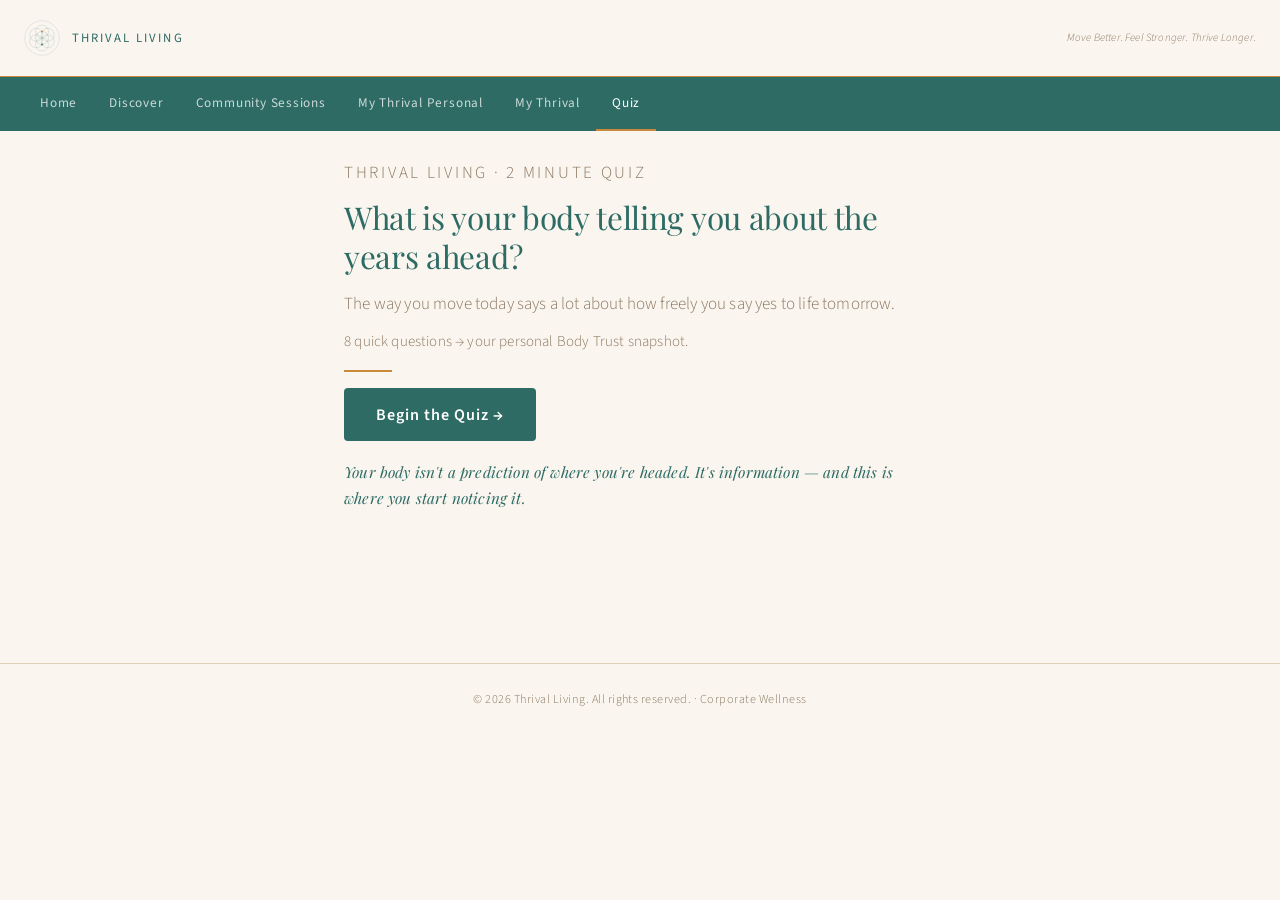
<file: quiz.html>
<!DOCTYPE html>
<html lang="en">
<head>
<meta charset="UTF-8">
<meta name="viewport" content="width=device-width, initial-scale=1.0">
<title>What Is Your Body Telling You? — Thrival Living</title>

<!-- Open Graph / social share preview -->
<meta property="og:title" content="What Is Your Body Telling You? — Thrival Living">
<meta property="og:description" content="Answer 8 quick questions and get your personal Body Trust Snapshot.">
<meta property="og:image" content="https://thrivalliving.com.au/thrival-og-image.png">
<meta property="og:url" content="https://thrivalliving.com.au/quiz">
<meta property="og:type" content="website">
<meta name="twitter:card" content="summary_large_image">
<meta name="twitter:title" content="What Is Your Body Telling You? — Thrival Living">
<meta name="twitter:description" content="Answer 8 quick questions and get your personal Body Trust Snapshot.">
<meta name="twitter:image" content="https://thrivalliving.com.au/thrival-og-image.png">
<link href="https://fonts.googleapis.com/css2?family=Playfair+Display:ital,wght@0,400;0,500;1,400;1,500&family=Source+Sans+3:ital,wght@0,300;0,400;0,600;1,300;1,400&display=swap" rel="stylesheet">
<script src="/analytics.js"></script>
<style>
  *, *::before, *::after { box-sizing: border-box; margin: 0; padding: 0; }
  :root {
    --cream:      #FAF6EF;
    --ochre:      #C8893A;
    --ochre-deep: #9A6228;
    --ochre-pale: #F5E9D8;
    --teal:       #2E6B65;
    --teal-light: #4A9E96;
    --teal-pale:  #EAF2F1;
    --body:       #2E2416;
    --subtext:    #8A7660;
    --rule:       #DDD0B8;
  }
  html { font-size: 17px; scroll-behavior: smooth; }
  body {
    background: var(--cream);
    color: var(--body);
    font-family: 'Source Sans 3', Georgia, sans-serif;
    font-weight: 300;
    line-height: 1.8;
    letter-spacing: 0.01em;
    -webkit-font-smoothing: antialiased;
  }
  @media (prefers-reduced-motion: reduce) {
    * { animation-duration: 0.01ms !important; transition-duration: 0.01ms !important; scroll-behavior: auto !important; }
  }
  a { color: var(--ochre); }
  a:focus-visible, button:focus-visible { outline: 2px solid var(--ochre); outline-offset: 3px; }

  .site-header { display: flex; align-items: center; gap: 12px; padding: 20px 24px; border-bottom: 1px solid var(--ochre); background: var(--cream); }
  .brand { font-size: 0.75rem; font-weight: 400; letter-spacing: 0.16em; text-transform: uppercase; color: var(--teal); }
  .tagline-header { margin-left: auto; font-style: italic; font-size: 0.65rem; color: var(--subtext); }

  .site-nav { display: flex; background: var(--teal); padding: 0 24px; overflow-x: auto; }
  .site-nav a { color: rgba(255,255,255,0.75); text-decoration: none; font-size: 0.78rem; font-weight: 400; letter-spacing: 0.06em; padding: 14px 16px; white-space: nowrap; border-bottom: 2px solid transparent; transition: color 0.2s; }
  .site-nav a:hover { color: white; }
  .site-nav a.active { color: white; border-bottom-color: var(--ochre); }

  .page { max-width: 640px; margin: 0 auto; padding: 0 24px 80px; }

  .intro { padding: 28px 0 32px; }
  .eyebrow { font-size: 0.68rem; font-weight: 600; letter-spacing: 0.16em; text-transform: uppercase; color: var(--ochre); margin-bottom: 12px; }
  .intro h1 { font-family: 'Playfair Display', Georgia, serif; font-weight: 400; font-size: 1.85rem; line-height: 1.24; color: var(--teal); letter-spacing: -0.01em; margin-bottom: 14px; }
  .intro p { font-size: 1rem; color: var(--subtext); line-height: 1.7; margin-bottom: 10px; font-weight: 300; }
  .intro p.mechanism { font-size: 0.88rem; color: var(--subtext); margin-bottom: 4px; }
  .intro p.future-line { font-family: 'Playfair Display', Georgia, serif; font-style: italic; color: var(--teal); font-size: 0.9rem; margin-top: 18px; margin-bottom: 0; }
  .intro-rule { width: 48px; height: 2px; background: var(--ochre); margin: 16px 0; }

  .progress-wrap { margin-bottom: 36px; }
  .progress-label { display: flex; justify-content: space-between; font-size: 0.72rem; color: var(--subtext); letter-spacing: 0.06em; margin-bottom: 8px; }
  .progress-bar { height: 3px; background: var(--rule); border-radius: 2px; overflow: hidden; }
  .progress-fill { height: 100%; background: var(--ochre); border-radius: 2px; transition: width 0.4s ease; }

  .question-block { display: none; animation: fadeIn 0.3s ease; }
  .question-block.active { display: block; }
  @keyframes fadeIn { from { opacity: 0; transform: translateY(8px); } to { opacity: 1; transform: translateY(0); } }
  .question-num { font-size: 0.68rem; font-weight: 600; letter-spacing: 0.14em; text-transform: uppercase; color: var(--ochre); margin-bottom: 10px; }
  .question-text { font-family: 'Playfair Display', Georgia, serif; font-weight: 400; font-size: 1.32rem; line-height: 1.36; color: var(--teal); margin-bottom: 26px; letter-spacing: -0.01em; }

  .options { display: flex; flex-direction: column; gap: 12px; }
  .option { display: flex; align-items: flex-start; gap: 14px; padding: 16px 18px; background: white; border: 1.5px solid var(--rule); border-radius: 8px; cursor: pointer; transition: all 0.2s; text-align: left; width: 100%; font-family: 'Source Sans 3', sans-serif; font-size: 0.95rem; font-weight: 300; color: var(--body); line-height: 1.6; }
  .option:hover { border-color: var(--teal); background: var(--teal-pale); }
  .option.selected { border-color: var(--teal); background: var(--teal-pale); }
  .option-letter { width: 24px; height: 24px; border-radius: 50%; background: var(--cream); border: 1px solid var(--rule); display: flex; align-items: center; justify-content: center; font-size: 0.72rem; font-weight: 600; color: var(--subtext); flex-shrink: 0; margin-top: 1px; transition: all 0.2s; }
  .option.selected .option-letter { background: var(--teal); border-color: var(--teal); color: white; }

  .email-gate { display: none; animation: fadeIn 0.3s ease; }
  .email-gate.active { display: block; }
  .email-gate h2 { font-family: 'Playfair Display', serif; font-weight: 400; font-size: 1.55rem; color: var(--teal); margin-bottom: 12px; line-height: 1.3; }
  .email-gate p { font-size: 0.95rem; color: var(--subtext); margin-bottom: 24px; font-weight: 300; line-height: 1.75; }
  .email-form { display: flex; flex-direction: column; gap: 12px; }
  .email-form input { width: 100%; padding: 15px 18px; background: white; border: 1.5px solid var(--rule); border-radius: 6px; font-family: 'Source Sans 3', sans-serif; font-size: 1rem; font-weight: 300; color: var(--body); outline: none; -webkit-appearance: none; transition: border-color 0.2s; }
  .email-form input:focus { border-color: var(--teal); }
  .email-form input::placeholder { color: var(--subtext); opacity: 0.7; }
  .btn-reveal { width: 100%; padding: 17px 24px; background: var(--teal); color: white; border: none; border-radius: 6px; font-family: 'Source Sans 3', sans-serif; font-weight: 600; font-size: 1rem; letter-spacing: 0.06em; cursor: pointer; transition: background 0.2s; }
  .btn-reveal:hover { background: var(--ochre-deep); }

  .result-block { display: none; animation: fadeIn 0.4s ease; }
  .result-block.active { display: block; }
  .result-eyebrow { font-size: 0.68rem; font-weight: 600; letter-spacing: 0.16em; text-transform: uppercase; color: var(--ochre); margin-bottom: 12px; }
  .result-name { font-size: 0.78rem; font-weight: 400; color: var(--subtext); margin-bottom: 10px; font-style: italic; }
  .result-title { font-family: 'Playfair Display', serif; font-weight: 500; font-size: 1.75rem; color: var(--teal); margin-bottom: 10px; line-height: 1.22; letter-spacing: -0.01em; }
  .result-subtitle { font-size: 0.95rem; color: var(--subtext); margin-bottom: 30px; font-weight: 300; line-height: 1.7; }
  .result-rule { width: 48px; height: 2px; background: var(--ochre); margin-bottom: 28px; }

  .snapshot-title { font-size: 0.72rem; font-weight: 600; letter-spacing: 0.12em; text-transform: uppercase; color: var(--subtext); margin-bottom: 18px; text-align: center; }
  .snap-row { background: white; border: 1px solid var(--rule); border-radius: 8px; padding: 14px 18px; margin-bottom: 10px; }
  .snap-row-top { display: flex; justify-content: space-between; align-items: baseline; margin-bottom: 8px; }
  .snap-name { font-size: 0.92rem; font-weight: 600; color: var(--teal); }
  .snap-tag { font-size: 0.82rem; color: var(--ochre-deep); font-family: 'Playfair Display', serif; font-style: italic; }
  .snap-bar-bg { height: 6px; background: var(--rule); border-radius: 3px; overflow: hidden; }
  .snap-bar-fill { height: 100%; background: var(--teal); border-radius: 3px; width: 0%; transition: width 0.8s ease; }

  .flow-arrow { text-align: center; color: var(--ochre); font-size: 1.3rem; margin: 6px 0; line-height: 1; }
  .flow-caption { text-align: center; font-size: 0.78rem; color: var(--subtext); font-style: italic; margin-bottom: 4px; }

  .trust-card { background: var(--teal); color: white; text-align: center; border-radius: 10px; padding: 28px 24px; margin: 8px 0 6px; }
  .trust-eyebrow { font-size: 0.66rem; letter-spacing: 0.16em; text-transform: uppercase; color: rgba(255,255,255,0.6); margin-bottom: 8px; }
  .trust-title { font-family: 'Playfair Display', serif; font-weight: 500; font-size: 1.55rem; margin-bottom: 6px; }
  .trust-sub { font-size: 0.86rem; color: rgba(255,255,255,0.75); line-height: 1.6; max-width: 360px; margin: 0 auto; }

  .result-body p { font-size: 1rem; line-height: 1.85; color: var(--body); font-weight: 300; margin-bottom: 16px; }
  .result-body strong { color: var(--teal); font-weight: 600; }
  .result-body .pull { font-family: 'Playfair Display', serif; font-style: italic; font-size: 1.12rem; color: var(--teal); line-height: 1.75; margin: 22px 0; padding-left: 16px; border-left: 2px solid var(--ochre); }

  .result-cta { background: var(--ochre-pale); border-left: 3px solid var(--ochre); border-radius: 0 8px 8px 0; padding: 28px 24px; margin: 36px 0; }
  .result-cta h3 { font-family: 'Playfair Display', serif; font-weight: 400; font-size: 1.2rem; color: var(--teal); margin-bottom: 10px; }
  .result-cta p { font-size: 0.92rem; color: var(--body); margin-bottom: 16px; font-weight: 300; line-height: 1.75; }
  .btn-cta { display: inline-block; padding: 15px 32px; background: var(--teal); color: white; text-decoration: none; font-family: 'Source Sans 3', sans-serif; font-weight: 600; font-size: 0.95rem; letter-spacing: 0.06em; transition: background 0.2s; border: none; cursor: pointer; border-radius: 4px; }
  .btn-cta:hover { background: var(--ochre-deep); }
  .retake-link { display: block; text-align: center; margin-top: 20px; font-size: 0.82rem; color: var(--subtext); cursor: pointer; font-style: italic; text-decoration: underline; }
 
.share-section {
  text-align: center;
  margin-top: 32px;
  padding: 28px 20px;
  border-top: 1px solid var(--rule);
}

.share-section h3 {
  font-family: 'Playfair Display', serif;
  font-weight: 400;
  font-size: 1.15rem;
  color: var(--teal);
  margin-bottom: 10px;
}

.share-section p {
  font-size: 0.9rem;
  color: var(--subtext);
  max-width: 520px;
  margin: 0 auto 18px;
  line-height: 1.6;
}

.btn-share {
  display: inline-block;
  padding: 12px 26px;
  background: transparent;
  color: var(--teal);
  border: 1px solid var(--teal);
  border-radius: 4px;
  font-family: inherit;
  font-size: 0.9rem;
  cursor: pointer;
}

.btn-share:hover {
  background: var(--teal);
  color: white;
}  .site-footer { text-align: center; padding: 24px; font-size: 0.72rem; color: var(--subtext); border-top: 1px solid var(--rule); margin-top: 40px; letter-spacing: 0.04em; }

  @media (max-width: 480px) {
    html { font-size: 16px; }
    .site-header { padding: 14px 20px; }
    .tagline-header { display: none; }
    .site-nav a { padding: 10px 12px; font-size: 0.72rem; }
    .intro { padding: 18px 0 24px; }
    .intro h1 { font-size: 1.55rem; margin-bottom: 12px; }
    .eyebrow { margin-bottom: 10px; }
    .intro-rule { margin: 12px 0; }
  }
</style>
</head>
<body>

  <header class="site-header">
    <svg width="36" height="36" viewBox="0 0 100 100" fill="none" xmlns="http://www.w3.org/2000/svg">
      <circle cx="50" cy="50" r="48" stroke="rgba(46,107,101,0.4)" stroke-width="0.8"/>
      <circle cx="50" cy="32" r="18" stroke="rgba(46,107,101,0.5)" stroke-width="0.8"/>
      <circle cx="50" cy="68" r="18" stroke="rgba(46,107,101,0.5)" stroke-width="0.8"/>
      <circle cx="34" cy="41" r="18" stroke="rgba(46,107,101,0.5)" stroke-width="0.8"/>
      <circle cx="66" cy="41" r="18" stroke="rgba(46,107,101,0.5)" stroke-width="0.8"/>
      <circle cx="34" cy="59" r="18" stroke="rgba(46,107,101,0.5)" stroke-width="0.8"/>
      <circle cx="66" cy="59" r="18" stroke="rgba(46,107,101,0.5)" stroke-width="0.8"/>
      <circle cx="50" cy="50" r="18" stroke="rgba(46,107,101,0.6)" stroke-width="0.8"/>
      <circle cx="50" cy="32" r="3" fill="rgba(200,137,58,0.9)"/>
      <circle cx="50" cy="68" r="3" fill="rgba(46,107,101,0.8)"/>
    </svg>
    <p class="brand">Thrival Living</p>
    <span class="tagline-header">Move Better. Feel Stronger. Thrive Longer.</span>
  </header>

  <nav class="site-nav">
    <a href="/">Home</a>
    <a href="/discover">Discover</a>
    <a href="/community">Community Sessions</a>
    
    <a href="/my-thrival-personal/">My Thrival Personal</a>
    <a href="/my-thrival/">My Thrival</a>
    <a href="/quiz" class="active">Quiz</a>
  </nav>

  <div class="page">

    <!-- INTRO -->
    <div class="intro" id="intro-section">
      <p class="eyebrow">Thrival Living · 2 minute quiz</p>
      <h1>What is your body telling you about the years ahead?</h1>
      <p>The way you move today says a lot about how freely you say yes to life tomorrow.</p>
      <p class="mechanism">8 quick questions → your personal Body Trust snapshot.</p>
      <div class="intro-rule"></div>
      <button class="btn-cta" onclick="startQuiz()">Begin the Quiz →</button>
      <p class="future-line">Your body isn't a prediction of where you're headed. It's information — and this is where you start noticing it.</p>
    </div>

    <!-- QUIZ -->
    <div id="quiz-section" style="display:none;">
      <div class="progress-wrap">
        <div class="progress-label">
          <span id="progress-text">Question 1 of 8</span>
          <span id="progress-pct">0%</span>
        </div>
        <div class="progress-bar"><div class="progress-fill" id="progress-fill" style="width:0%"></div></div>
      </div>

      <div class="question-block active" id="q1">
        <p class="question-num">Question 1 of 8</p>
        <p class="question-text">You're on the floor playing with the grandkids and everyone suddenly decides to head outside. What happens next?</p>
        <div class="options">
          <button class="option" onclick="selectOption(this,1,3)"><span class="option-letter">A</span><span>I'm straight up and following them</span></button>
          <button class="option" onclick="selectOption(this,1,2)"><span class="option-letter">B</span><span>I get up in my own way, maybe using a hand</span></button>
          <button class="option" onclick="selectOption(this,1,1)"><span class="option-letter">C</span><span>I take a moment and work out the easiest way up</span></button>
          <button class="option" onclick="selectOption(this,1,0)"><span class="option-letter">D</span><span>I'd probably have avoided getting onto the floor in the first place</span></button>
        </div>
      </div>

      <div class="question-block" id="q2">
        <p class="question-num">Question 2 of 8</p>
        <p class="question-text">You're somewhere beautiful and the path ahead turns uneven — sand, cobblestones, rocks or a bush track. What happens?</p>
        <div class="options">
          <button class="option" onclick="selectOption(this,2,3)"><span class="option-letter">A</span><span>I keep exploring without giving it much thought</span></button>
          <button class="option" onclick="selectOption(this,2,2)"><span class="option-letter">B</span><span>I keep going, just a little more carefully</span></button>
          <button class="option" onclick="selectOption(this,2,1)"><span class="option-letter">C</span><span>I slow down and really watch where I'm stepping</span></button>
          <button class="option" onclick="selectOption(this,2,0)"><span class="option-letter">D</span><span>I'd probably look for an easier way around</span></button>
        </div>
      </div>

      <div class="question-block" id="q3">
        <p class="question-num">Question 3 of 8</p>
        <p class="question-text">There's something you really want to see or do, but getting there means stairs, a steep path or a few awkward steps. What's your first thought?</p>
        <div class="options">
          <button class="option" onclick="selectOption(this,3,3)"><span class="option-letter">A</span><span>Let's go</span></button>
          <button class="option" onclick="selectOption(this,3,2)"><span class="option-letter">B</span><span>I'll do it — I'll just take my time</span></button>
          <button class="option" onclick="selectOption(this,3,1)"><span class="option-letter">C</span><span>I'll start wondering whether there's an easier way</span></button>
          <button class="option" onclick="selectOption(this,3,0)"><span class="option-letter">D</span><span>I'd seriously consider whether it was worth attempting</span></button>
        </div>
      </div>

      <div class="question-block" id="q4">
        <p class="question-num">Question 4 of 8</p>
        <p class="question-text">Something unexpected happens — a ball comes your way, someone calls from behind you, or you suddenly need to change direction. How does your body respond?</p>
        <div class="options">
          <button class="option" onclick="selectOption(this,4,3)"><span class="option-letter">A</span><span>I react without really thinking about it</span></button>
          <button class="option" onclick="selectOption(this,4,2)"><span class="option-letter">B</span><span>I react comfortably, just not quite as quickly as I once did</span></button>
          <button class="option" onclick="selectOption(this,4,1)"><span class="option-letter">C</span><span>I usually need a moment to steady or organise myself</span></button>
          <button class="option" onclick="selectOption(this,4,0)"><span class="option-letter">D</span><span>Sudden movements are something I tend to avoid</span></button>
        </div>
      </div>

      <div class="question-block" id="q5">
        <p class="question-num">Question 5 of 8</p>
        <p class="question-text">Imagine a full day out — walking, carrying a bag, getting in and out of the car, sitting somewhere low, reaching for things. How much thought would you give your body?</p>
        <div class="options">
          <button class="option" onclick="selectOption(this,5,3)"><span class="option-letter">A</span><span>Almost none — I'd just enjoy the day</span></button>
          <button class="option" onclick="selectOption(this,5,2)"><span class="option-letter">B</span><span>I'd notice my body occasionally but wouldn't change much</span></button>
          <button class="option" onclick="selectOption(this,5,1)"><span class="option-letter">C</span><span>I'd pace myself or plan around certain things</span></button>
          <button class="option" onclick="selectOption(this,5,0)"><span class="option-letter">D</span><span>My body would influence quite a few of the day's decisions</span></button>
        </div>
      </div>

      <div class="question-block" id="q6">
        <p class="question-num">Question 6 of 8</p>
        <p class="question-text">You wake up with something planned that you're really looking forward to — but your body feels stiff. What usually happens?</p>
        <div class="options">
          <button class="option" onclick="selectOption(this,6,3)"><span class="option-letter">A</span><span>I get moving and it rarely changes my plans</span></button>
          <button class="option" onclick="selectOption(this,6,2)"><span class="option-letter">B</span><span>I give myself some time, then usually get on with the day</span></button>
          <button class="option" onclick="selectOption(this,6,1)"><span class="option-letter">C</span><span>I modify what I'm doing depending on how I feel</span></button>
          <button class="option" onclick="selectOption(this,6,0)"><span class="option-letter">D</span><span>There's a good chance I'd change or cancel the plan</span></button>
        </div>
      </div>

      <div class="question-block" id="q7">
        <p class="question-num">Question 7 of 8</p>
        <p class="question-text">Someone invites you to try something you've never done before — a new activity, class, adventure or experience. What's your instinct?</p>
        <div class="options">
          <button class="option" onclick="selectOption(this,7,3)"><span class="option-letter">A</span><span>Absolutely — let's try it</span></button>
          <button class="option" onclick="selectOption(this,7,2)"><span class="option-letter">B</span><span>I'd probably say yes, with a few nerves</span></button>
          <button class="option" onclick="selectOption(this,7,1)"><span class="option-letter">C</span><span>I'd want to know exactly what was involved before deciding</span></button>
          <button class="option" onclick="selectOption(this,7,0)"><span class="option-letter">D</span><span>My first instinct would probably be "my body can't do that"</span></button>
        </div>
      </div>

      <div class="question-block" id="q8">
        <p class="question-num">Question 8 of 8</p>
        <p class="question-text">When something comes up that you'd genuinely love to do, how often does your body become part of the decision?</p>
        <div class="options">
          <button class="option" onclick="selectOption(this,8,3)"><span class="option-letter">A</span><span>Hardly ever — I generally trust my body to keep up</span></button>
          <button class="option" onclick="selectOption(this,8,2)"><span class="option-letter">B</span><span>Sometimes — there are things I think twice about</span></button>
          <button class="option" onclick="selectOption(this,8,1)"><span class="option-letter">C</span><span>Often — I find myself adapting or avoiding certain things</span></button>
          <button class="option" onclick="selectOption(this,8,0)"><span class="option-letter">D</span><span>A lot — what my body can handle shapes many of my decisions</span></button>
        </div>
      </div>
    </div>

    <!-- EMAIL GATE -->
    <div class="email-gate" id="email-gate">
      <p class="eyebrow">Almost there</p>
      <h2>Your result is ready.</h2>
      <p>We've looked at how your answers connect across strength, balance, mobility, coordination and confidence. One area is helping you say yes. Another may be influencing your decisions more than you realise. Enter your name and email to see your Body Trust result and personal snapshot.</p>
      <form class="email-form" id="email-form" onsubmit="showResult(event)">
        <input type="text" id="first-name" placeholder="Your first name" required autocomplete="given-name">
        <input type="email" id="email-input" placeholder="Your email address" required autocomplete="email">
        <button type="submit" class="btn-reveal">Show Me What My Body Is Telling Me →</button>
      </form>
      <p style="font-size:0.72rem; color:var(--subtext); font-style:italic; text-align:center; margin-top:12px;">No spam. Unsubscribe any time.</p>
    </div>

    <!-- RESULT -->
    <div class="result-block" id="result-block">

      <p class="result-eyebrow">Your Result</p>
      <p class="result-name" id="result-greeting"></p>
      <p class="result-title" id="result-title"></p>
      <p class="result-subtitle" id="result-subtitle"></p>
      <div class="result-rule"></div>

      <p class="snapshot-title">Your Thrival Body Snapshot</p>
      <div id="snap-rows"></div>

      <div class="flow-arrow">↓</div>
      <p class="flow-caption">which adds up to</p>

      <div class="trust-card">
        <p class="trust-eyebrow">Body Trust</p>
        <p class="trust-title" id="trust-title"></p>
        <p class="trust-sub" id="trust-sub"></p>
      </div>

      <div class="result-body" id="result-copy"></div>

      <div class="result-cta">
        <h3>Now you know what your body is telling you.</h3>
        <p>The next step is learning how to listen — and how to respond. The Thrival Living Circle is a community and weekly practice in looking after the body you live in. Through Grounding, Stillness, Opening and Strength, members learn to observe their own movement, build trust, and gradually create more capacity for life.</p>
        <p>Because the real goal isn't becoming better at exercise. It's building a body that keeps saying yes.</p>
        <a href="/my-thrival/" class="btn-cta" onclick="trackThrivalEvent('circle_click', { source: 'quiz_result' })">Explore My Thrival →</a>
      </div>

     <div class="share-section">
  <h3>Know someone who might be curious about their result?</h3>
  <p>Share the quiz with them. Sometimes a little awareness is all it takes to start looking at movement differently.</p>
  <button class="btn-share" onclick="shareQuiz()">Share the quiz</button>
</div>

      <span class="retake-link" onclick="retakeQuiz()">← Retake the quiz</span>
    </div>

  </div>

  <footer class="site-footer">
    <p>© 2026 Thrival Living. All rights reserved. · <a href="/corporate" style="color:var(--subtext); text-decoration:none;">Corporate Wellness</a></p>
  </footer>

  <!-- Hidden Netlify form -->
  <form hidden method='post' name='quiz-results' netlify-honeypot="bot-field"><input type='hidden' name='form-name' value='quiz-results' />
    <input type="hidden" name="bot-field" />
    <input type="text" name="first-name">
    <input type="email" name="email">
    <input type="text" name="strength">
    <input type="text" name="balance">
    <input type="text" name="mobility">
    <input type="text" name="coordination">
    <input type="text" name="confidence">
    <input type="text" name="body-trust">
    <input type="text" name="top-strength-area">
    <input type="text" name="growth-area">
  </form>

<script>
// Each answer scores 0-3. Each question feeds one or more categories with a weight.
const answers = {};
let currentQ = 1;
const totalQ = 8;

const MAP = {
  1: [['strength', 1.0], ['mobility', 0.5], ['confidence', 0.5]],
  2: [['balance', 1.0], ['coordination', 0.5], ['confidence', 0.5]],
  3: [['strength', 1.0], ['balance', 0.5], ['confidence', 0.5]],
  4: [['coordination', 1.0], ['balance', 0.5]],
  5: [['mobility', 1.0], ['strength', 0.5], ['confidence', 0.5]],
  6: [['mobility', 1.0], ['confidence', 0.5]],
  7: [['coordination', 1.0], ['confidence', 0.5]],
  8: [['confidence', 1.5]]
};

const CATEGORY_INFO = {
  strength:     { label: 'Strength',        low: 'Needs More Support',  mid: 'Capable',    high: 'Reliable' },
  balance:      { label: 'Balance',         low: 'Needs More Trust',    mid: 'Steady',     high: 'Reliable' },
  mobility:     { label: 'Mobility',        low: 'Feeling Restricted',  mid: 'Mostly Free',high: 'Free & Easy' },
  coordination: { label: 'Coordination',    low: 'Takes Some Thought',  mid: 'Responsive', high: 'Natural & Adaptable' },
  confidence:   { label: 'Body Confidence', low: 'Cautious',            mid: 'Considered', high: 'Trusting' }
};
const CATEGORY_ORDER = ['strength','balance','mobility','coordination','confidence'];

// Four current-state profiles — not progress bands.
const RESULT_PROFILES = [
  {
    max: 35, trustTitle: 'Guarded',
    trustSub: "Your body currently plays a big part in your decisions — often before you've had the chance to try.",
    title: 'Your world may be smaller than it needs to be.',
    explanation: "Your answers suggest your body may be influencing more of your life than you'd like.",
    intro: "<p>You may already be avoiding certain situations, changing plans, or deciding something isn't for you before you've had the chance to try. This isn't a prediction of where you're heading — it's a snapshot of where you are today. And awareness gives you somewhere to begin.</p>"
  },
  {
    max: 60, trustTitle: 'Cautious',
    trustSub: "Your body has started getting a bigger vote in some decisions — enough to make you pause, plan or think twice.",
    title: 'Your body is asking you to choose carefully.',
    explanation: "There's still plenty you want to say yes to — but your body has started getting a bigger vote in the decision.",
    intro: "<p>You may find yourself planning around certain movements, choosing the easier option, or hesitating before something unfamiliar. Your snapshot below can help show where that hesitation is coming from.</p>"
  },
  {
    max: 80, trustTitle: 'Steady',
    trustSub: "You still say yes to most things — just with a little more thought or preparation than before.",
    title: 'Your body still says yes — with a little consideration first.',
    explanation: "You haven't stopped doing the things you enjoy. But there are moments where you pause, modify or think twice.",
    intro: "<p>That doesn't mean something is wrong. It simply shows where a little more trust and capacity could create even more freedom.</p>"
  },
  {
    max: 101, trustTitle: 'Trusting',
    trustSub: "Your body rarely enters the decision — more often than not, you just go.",
    title: 'Your body mostly says YES.',
    explanation: "There's a lot you already trust your body to handle — it rarely enters the decision when something comes up.",
    intro: "<p>That doesn't mean there's nothing left to explore. The opportunity here isn't fixing something — it's maintaining, exploring and expanding what's already possible for you.</p>"
  }
];

function startQuiz() {
  trackThrivalEvent('quiz_start');
  document.getElementById('intro-section').style.display = 'none';
  document.getElementById('quiz-section').style.display = 'block';
  updateProgress();
}

function selectOption(btn, qNum, score) {
  const allOpts = btn.closest('.options').querySelectorAll('.option');
  allOpts.forEach(o => o.classList.remove('selected'));
  btn.classList.add('selected');
  answers[qNum] = score;
  setTimeout(() => advanceQuestion(), 380);
}

function advanceQuestion() {
  if (currentQ < totalQ) {
    document.getElementById('q' + currentQ).classList.remove('active');
    currentQ++;
    document.getElementById('q' + currentQ).classList.add('active');
    updateProgress();
    window.scrollTo({ top: 0, behavior: 'smooth' });
  } else {
    trackThrivalEvent('quiz_complete');
    document.getElementById('quiz-section').style.display = 'none';
    document.getElementById('email-gate').classList.add('active');
    window.scrollTo({ top: 0, behavior: 'smooth' });
  }
}

function updateProgress() {
  const pct = Math.round(((currentQ - 1) / totalQ) * 100);
  document.getElementById('progress-fill').style.width = pct + '%';
  document.getElementById('progress-text').textContent = 'Question ' + currentQ + ' of ' + totalQ;
  document.getElementById('progress-pct').textContent = pct + '%';
}

function computeCategoryScores() {
  const totals = {}; const weights = {};
  CATEGORY_ORDER.forEach(c => { totals[c] = 0; weights[c] = 0; });

  Object.keys(answers).forEach(q => {
    const score = answers[q];
    (MAP[q] || []).forEach(([cat, weight]) => {
      totals[cat] += score * weight;
      weights[cat] += 3 * weight;
    });
  });

  const pct = {};
  CATEGORY_ORDER.forEach(c => {
    pct[c] = weights[c] > 0 ? Math.round((totals[c] / weights[c]) * 100) : 0;
  });
  return pct;
}

function bandFor(pct) {
  if (pct < 40) return 'low';
  if (pct < 70) return 'mid';
  return 'high';
}

function profileFor(pct) {
  return RESULT_PROFILES.find(p => pct < p.max);
}

function showResult(e) {
  e.preventDefault();
  const name = document.getElementById('first-name').value;
  const email = document.getElementById('email-input').value;
  const pct = computeCategoryScores();
  const overall = Math.round(CATEGORY_ORDER.reduce((sum, c) => sum + pct[c], 0) / CATEGORY_ORDER.length);
  const profile = profileFor(overall);

  const sortedByPct = CATEGORY_ORDER.slice().sort((a, b) => pct[b] - pct[a]);
  const strongest = sortedByPct[0];
  const growth = sortedByPct[sortedByPct.length - 1];

  // Reveal the result first — this must never be blocked by a network issue.
  try {
    buildResult(name, pct, profile, strongest, growth);
    document.getElementById('email-gate').classList.remove('active');
    document.getElementById('result-block').classList.add('active');
    window.scrollTo({ top: 0, behavior: 'smooth' });
    trackThrivalEvent('quiz_result_view', {
      body_trust: profile.trustTitle,
      strongest_area: CATEGORY_INFO[strongest].label,
      growth_area: CATEGORY_INFO[growth].label,
      overall_score: overall
    });
  } catch (revealErr) {
    console.error('Quiz reveal error:', revealErr);
    return;
  }

  // Best-effort lead capture — a failure here should never affect what the user sees.
  try {
    const params = new URLSearchParams();
    params.append('form-name', 'quiz-results');
    params.append('bot-field', '');
    params.append('first-name', name);
    params.append('email', email);
    CATEGORY_ORDER.forEach(c => params.append(c, pct[c]));
    params.append('body-trust', profile.title);
    params.append('top-strength-area', CATEGORY_INFO[strongest].label);
    params.append('growth-area', CATEGORY_INFO[growth].label);

    fetch('/', {
      method: 'POST',
      headers: { 'Content-Type': 'application/x-www-form-urlencoded' },
      body: params.toString()
    }).then(response => {
      if (response.ok) {
        trackThrivalEvent('generate_lead', { lead_source: 'body_trust_quiz' });
      } else {
        console.warn('Quiz lead submission returned:', response.status);
      }
    }).catch(err => console.warn('Quiz lead submission failed:', err));
  } catch (submitErr) {
    console.warn('Quiz lead submission error:', submitErr);
  }
}

function buildResult(name, pct, profile, strongest, growth) {
  const firstName = name.split(' ')[0];

  document.getElementById('result-greeting').textContent = firstName + ", here's what your body is telling you.";
  document.getElementById('result-title').textContent = profile.title;
  document.getElementById('result-subtitle').textContent = profile.explanation;

  let rowsHTML = '';
  CATEGORY_ORDER.forEach(c => {
    const band = bandFor(pct[c]);
    const info = CATEGORY_INFO[c];
    const tag = info[band];
    const barWidth = band === 'low' ? 33 : band === 'mid' ? 66 : 100;
    rowsHTML += `
      <div class="snap-row">
        <div class="snap-row-top">
          <span class="snap-name">${info.label}</span>
          <span class="snap-tag">${tag}</span>
        </div>
        <div class="snap-bar-bg"><div class="snap-bar-fill" data-width="${barWidth}%"></div></div>
      </div>`;
  });
  document.getElementById('snap-rows').innerHTML = rowsHTML;
  setTimeout(() => {
    document.querySelectorAll('.snap-bar-fill[data-width]').forEach(bar => {
      bar.style.width = bar.getAttribute('data-width');
    });
  }, 100);

  document.getElementById('trust-title').textContent = profile.trustTitle;
  document.getElementById('trust-sub').textContent = profile.trustSub;

  const strongLabel = CATEGORY_INFO[strongest].label;
  const growthLabel = CATEGORY_INFO[growth].label;

  document.getElementById('result-copy').innerHTML = profile.intro + `
    <p>Here's what's interesting about your result. Your answers around <strong>${strongLabel}</strong> appear to be one of the things helping you move through life with confidence. Your answers around <strong>${growthLabel}</strong> may be influencing your choices more than you realise.</p>
    <p>Your body doesn't determine where you're headed — it's simply giving you information. Learning to notice it is where Thrival Living begins.</p>
    <p>Your body is more than five separate scores. Strength, balance, mobility, coordination and confidence all work together — quietly, all day, every day.</p>
    <p>And ultimately, we're not trying to build a body that's good at tests. We're building a body that lets you get down on the floor with the grandkids, explore somewhere you've never been, walk across the sand, travel, try something new, and keep up with the people you love.</p>
    <p class="pull">The goal isn't a perfect score. It's a body you trust to keep saying YES to the life you want to live.</p>
  `;
}

function retakeQuiz() {
  trackThrivalEvent('quiz_retake');
  Object.keys(answers).forEach(k => delete answers[k]);
  currentQ = 1;
  document.getElementById('result-block').classList.remove('active');
  document.getElementById('email-gate').classList.remove('active');
  document.querySelectorAll('.question-block').forEach(q => q.classList.remove('active'));
  document.getElementById('q1').classList.add('active');
  document.querySelectorAll('.option').forEach(o => o.classList.remove('selected'));
  updateProgress();
  document.getElementById('intro-section').style.display = 'block';
  window.scrollTo({ top: 0, behavior: 'smooth' });
}
 async function shareQuiz() {
  const shareData = {
    title: 'What Is Your Body Telling You?',
    text: 'I just took this quick Thrival Living quiz. You might find your result interesting too.',
    url: 'https://thrivalliving.com.au/quiz'
  };

  trackThrivalEvent('quiz_share');

  if (navigator.share) {
    try {
      await navigator.share(shareData);
    } catch (err) {
      if (err.name !== 'AbortError') {
        console.error('Share failed:', err);
      }
    }
  } else {
    await navigator.clipboard.writeText(shareData.url);
    alert('Quiz link copied — you can now paste it into a message or post.');
  }
}
</script>

</body>
</html>
</file>
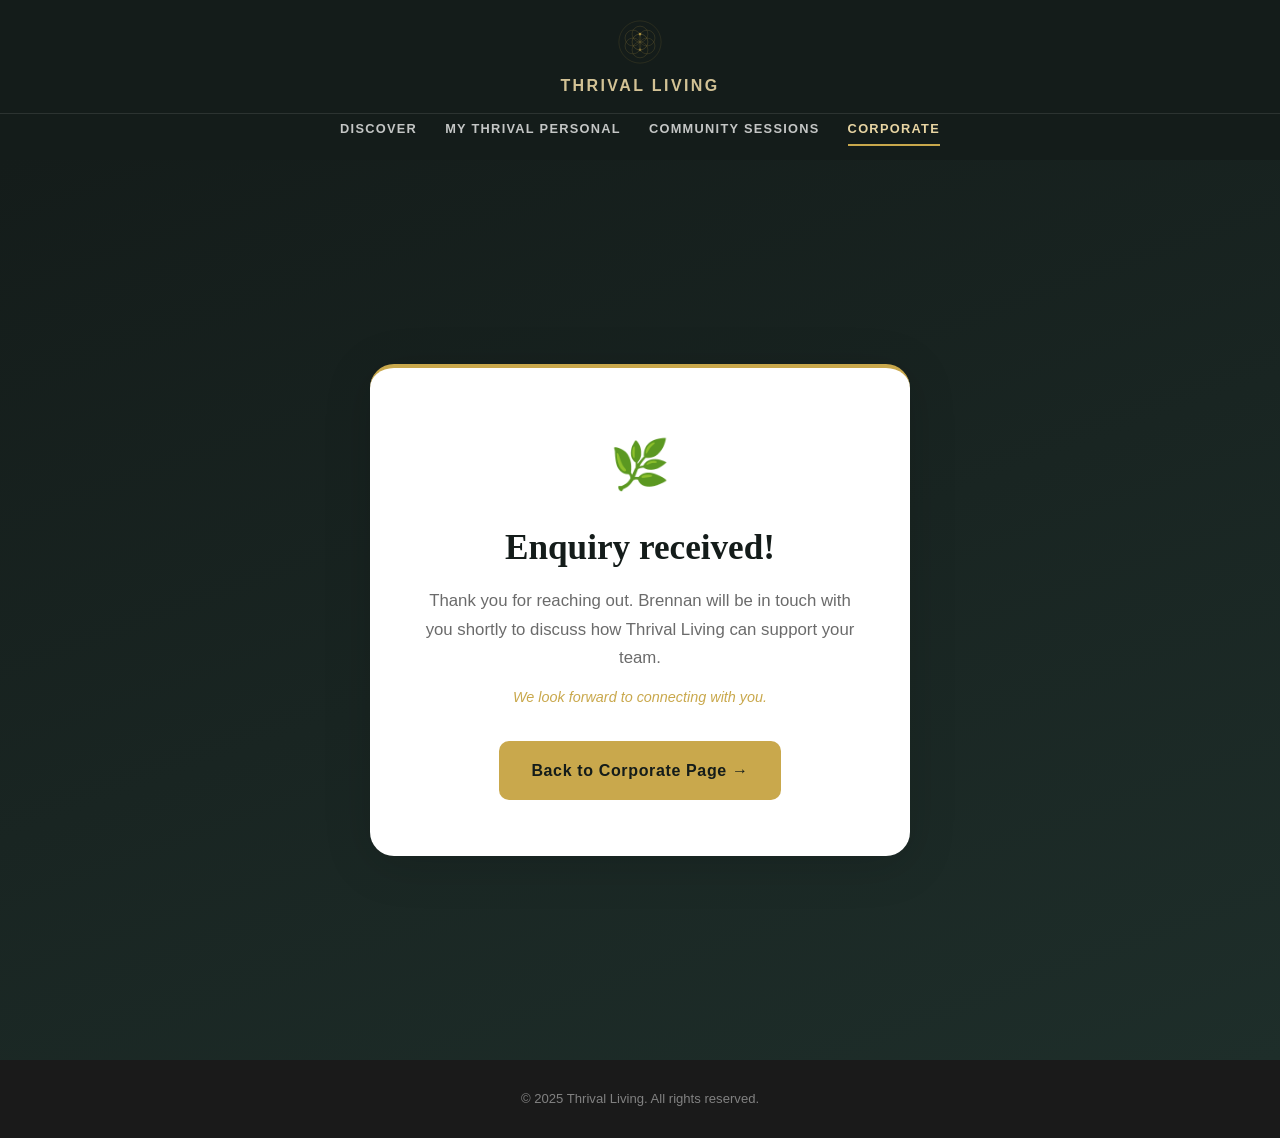
<file: thank-you-corporate.html>
<!DOCTYPE html>
<html lang="en">
<head>
  <meta charset="UTF-8" />
  <meta name="viewport" content="width=device-width, initial-scale=1.0" />
  <title>Enquiry Received — Thrival Living</title>
  <link rel="stylesheet" href="/styles.css" />
</head>
<body>

  <!-- HEADER -->
  <header class="site-header header-corp">
    <svg class="logo-mark" viewBox="0 0 100 100" fill="none" xmlns="http://www.w3.org/2000/svg">
      <circle cx="50" cy="50" r="48" stroke="rgba(201,168,76,0.4)" stroke-width="0.8"/>
      <circle cx="50" cy="32" r="18" stroke="rgba(201,168,76,0.5)" stroke-width="0.8"/>
      <circle cx="50" cy="68" r="18" stroke="rgba(201,168,76,0.5)" stroke-width="0.8"/>
      <circle cx="34" cy="41" r="18" stroke="rgba(201,168,76,0.5)" stroke-width="0.8"/>
      <circle cx="66" cy="41" r="18" stroke="rgba(201,168,76,0.5)" stroke-width="0.8"/>
      <circle cx="34" cy="59" r="18" stroke="rgba(201,168,76,0.5)" stroke-width="0.8"/>
      <circle cx="66" cy="59" r="18" stroke="rgba(201,168,76,0.5)" stroke-width="0.8"/>
      <circle cx="50" cy="50" r="18" stroke="rgba(201,168,76,0.7)" stroke-width="0.8"/>
      <circle cx="50" cy="32" r="3" fill="rgba(201,168,76,0.9)"/>
      <circle cx="50" cy="68" r="3" fill="rgba(201,168,76,0.5)"/>
    </svg>
    <p class="brand">Thrival Living</p>
  </header>

  <!-- NAV -->
  <nav class="site-nav nav-corp">
    
    <a href="/discover">Discover</a>
    <a href="/my-thrival-personal/">My Thrival Personal</a>
    <a href="/community">Community Sessions</a>
    <a href="/corporate" class="active">Corporate</a>
  </nav>

  <!-- THANK YOU -->
  <div class="thankyou-wrap" style="background: linear-gradient(160deg, var(--corp-dark) 0%, var(--corp-mid) 100%);">
    <div class="thankyou-card" style="border-top: 4px solid var(--gold);">
      <div class="ty-icon">🌿</div>
      <h1 style="color: var(--corp-dark);">Enquiry received!</h1>
      <p>Thank you for reaching out. Brennan will be in touch with you shortly to discuss how Thrival Living can support your team.</p>
      <p class="redirect-note" style="color: var(--gold);">We look forward to connecting with you.</p>
      <a href="/corporate" class="btn-secondary" style="background: var(--gold); color: var(--corp-dark);">Back to Corporate Page →</a>
    </div>
  </div>

  <!-- FOOTER -->
  <footer class="site-footer">
    <p>© 2025 Thrival Living. All rights reserved.</p>
  </footer>

</body>
</html>
</file>
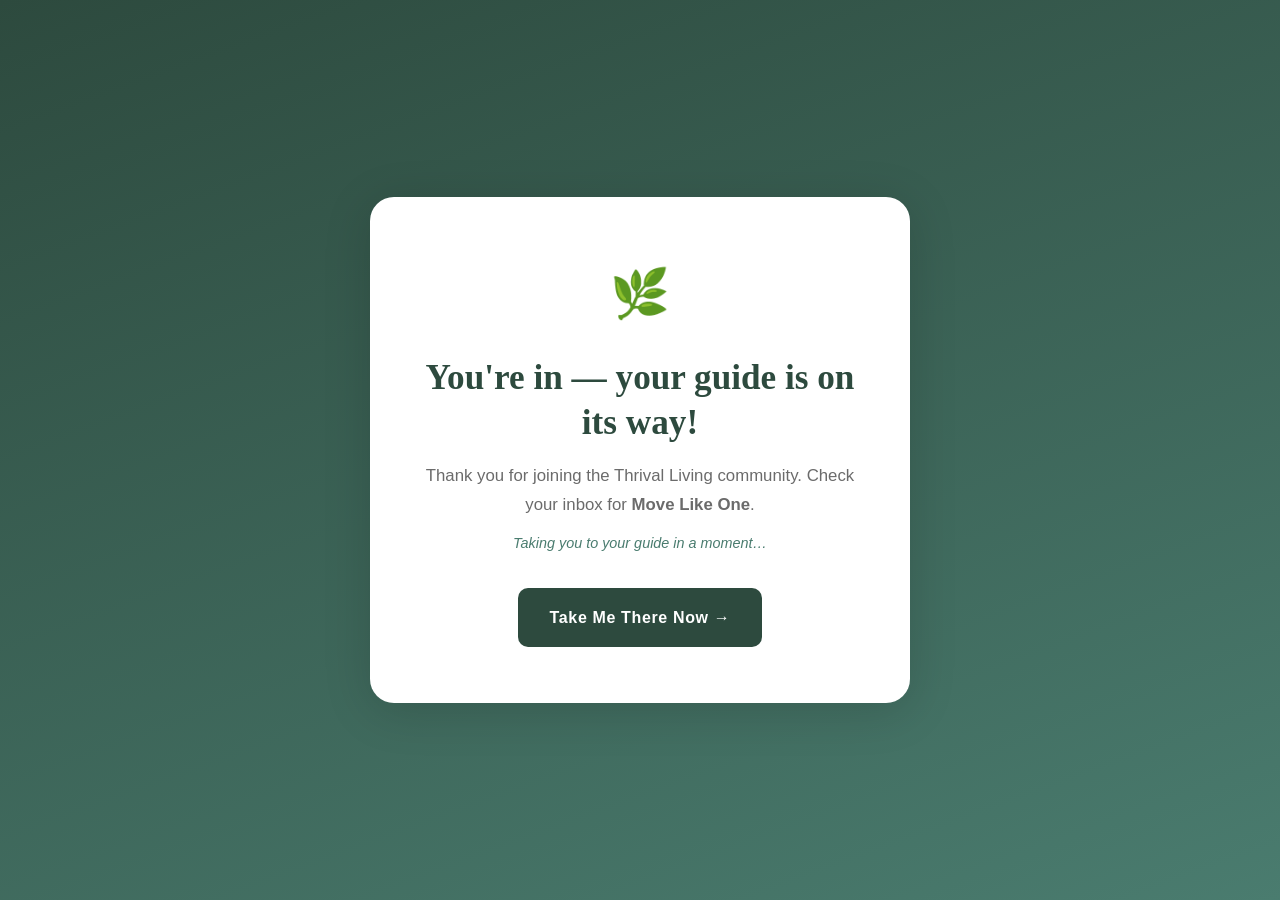
<file: thank-you.html>
<!DOCTYPE html>
<html lang="en">
<head>
  <meta charset="UTF-8" />
  <meta name="viewport" content="width=device-width, initial-scale=1.0" />
  <title>You're In! — Thrival Living</title>
  <link rel="stylesheet" href="/styles.css" />
  <script>
    setTimeout(function() {
      window.location.href = "https://thrivalliving-coach.mvt.so/move-like-one";
    }, 4000);
  </script>
</head>
<body>
  <div class="thankyou-wrap">
    <div class="thankyou-card">
      <div class="ty-icon">🌿</div>
      <h1>You're in — your guide is on its way!</h1>
      <p>Thank you for joining the Thrival Living community. Check your inbox for <strong>Move Like One</strong>.</p>
      <p class="redirect-note">Taking you to your guide in a moment…</p>
      <a href="https://thrivalliving-coach.mvt.so/move-like-one" class="btn-secondary">
        Take Me There Now →
      </a>
    </div>
  </div>
</body>
</html>
</file>
<file: styles.css>
/* ===========================
   THRIVAL LIVING — STYLES
   =========================== */

*, *::before, *::after {
  box-sizing: border-box;
  margin: 0;
  padding: 0;
}

:root {
  --green-dark:   #2d4a3e;
  --green-mid:    #4a7c6f;
  --green-soft:   #7aab99;
  --sand-dark:    #7a6535;
  --sand-mid:     #b09050;
  --sand-soft:    #e8d5a3;
  --sand-light:   #fdf6e3;
  --corp-dark:    #141c1a;
  --corp-mid:     #1e2e2a;
  --gold:         #c9a84c;
  --gold-light:   #e8d5a3;
  --beige:        #f5f0e8;
  --beige-dark:   #e8e0d0;
  --cream:        #fdfaf5;
  --black:        #1a1a1a;
  --text-body:    #3a3a3a;
  --text-muted:   #6b6b6b;
}

html { scroll-behavior: smooth; }

body {
  font-family: -apple-system, BlinkMacSystemFont, 'Segoe UI', sans-serif;
  background-color: var(--cream);
  color: var(--text-body);
  font-size: 18px;
  line-height: 1.7;
}

/* ── HEADER ── */
.site-header {
  background-color: var(--green-dark);
  text-align: center;
  padding: 20px 24px 14px;
  display: flex;
  flex-direction: column;
  align-items: center;
  gap: 8px;
}

.site-header .logo-mark {
  width: 44px;
  height: 44px;
  opacity: 0.9;
}

.site-header .brand {
  color: #fff;
  font-size: 1rem;
  letter-spacing: 0.15em;
  text-transform: uppercase;
  font-weight: 600;
  opacity: 0.9;
}

.site-header.header-sand {
  background-color: var(--sand-dark);
}

.site-header.header-corp {
  background-color: var(--corp-dark);
}

.site-header.header-corp .brand {
  color: var(--gold-light);
}

/* ── NAV ── */
.site-nav {
  background-color: var(--green-dark);
  border-top: 1px solid rgba(255,255,255,0.1);
  padding: 0 24px 14px;
  display: flex;
  justify-content: center;
  gap: 28px;
  flex-wrap: nowrap;
  overflow-x: auto;
  -webkit-overflow-scrolling: touch;
  scrollbar-width: none;
}

.site-nav::-webkit-scrollbar { display: none; }

.site-nav.nav-sand { background-color: var(--sand-dark); }
.site-nav.nav-corp { background-color: var(--corp-dark); }

.site-nav a {
  color: rgba(255,255,255,0.75);
  text-decoration: none;
  font-size: 0.8rem;
  letter-spacing: 0.1em;
  text-transform: uppercase;
  font-weight: 600;
  padding: 4px 0;
  border-bottom: 2px solid transparent;
  transition: color 0.2s, border-color 0.2s;
  white-space: nowrap;
  flex-shrink: 0;
}

.site-nav a:hover { color: #fff; }

.site-nav a.active {
  color: #fff;
  border-bottom-color: var(--green-soft);
}

.site-nav.nav-sand a.active {
  color: #fff;
  border-bottom-color: var(--sand-soft);
}

.site-nav.nav-corp a.active {
  color: var(--gold-light);
  border-bottom-color: var(--gold);
}

/* ── HERO ── */
.hero {
  background: linear-gradient(160deg, var(--green-dark) 0%, var(--green-mid) 100%);
  color: #fff;
  text-align: center;
  padding: 72px 24px 80px;
}

.hero .eyebrow {
  font-size: 0.85rem;
  letter-spacing: 0.2em;
  text-transform: uppercase;
  opacity: 0.75;
  margin-bottom: 20px;
}

.hero h1 {
  font-family: Georgia, 'Times New Roman', serif;
  font-size: clamp(2rem, 5vw, 3.2rem);
  line-height: 1.25;
  font-weight: 700;
  margin-bottom: 24px;
  max-width: 720px;
  margin-left: auto;
  margin-right: auto;
}

.hero .subheadline {
  font-size: clamp(1.05rem, 2.5vw, 1.25rem);
  opacity: 0.88;
  max-width: 560px;
  margin: 0 auto 40px;
}

/* ── PATHWAY BUTTONS ── */
.pathway-buttons {
  display: flex;
  flex-direction: column;
  align-items: center;
  gap: 16px;
  margin-top: 8px;
}

@media (min-width: 500px) {
  .pathway-buttons { flex-direction: row; justify-content: center; }
}

.btn-pathway-primary {
  display: inline-block;
  background: #fff;
  color: var(--green-dark);
  font-size: 1rem;
  font-weight: 700;
  letter-spacing: 0.04em;
  padding: 16px 32px;
  border: none;
  border-radius: 10px;
  cursor: pointer;
  text-decoration: none;
  transition: background 0.2s, transform 0.1s;
}

.btn-pathway-primary:hover {
  background: var(--beige);
  transform: translateY(-1px);
}

.btn-pathway-secondary {
  display: inline-block;
  background: transparent;
  color: #fff;
  font-size: 1rem;
  font-weight: 700;
  letter-spacing: 0.04em;
  padding: 16px 32px;
  border: 2px solid rgba(255,255,255,0.6);
  border-radius: 10px;
  cursor: pointer;
  text-decoration: none;
  transition: background 0.2s, border-color 0.2s, transform 0.1s;
}

.btn-pathway-secondary:hover {
  background: rgba(255,255,255,0.1);
  border-color: #fff;
  transform: translateY(-1px);
}

/* ── SECTION WRAPPER ── */
.section { padding: 64px 24px; }
.section-inner { max-width: 680px; margin: 0 auto; }

/* ── BENEFITS ── */
.benefits-section { background-color: var(--beige); }

.benefits-section h2 {
  font-family: Georgia, 'Times New Roman', serif;
  font-size: clamp(1.4rem, 3vw, 1.9rem);
  color: var(--green-dark);
  margin-bottom: 32px;
  line-height: 1.3;
}

.benefit-list {
  list-style: none;
  display: flex;
  flex-direction: column;
  gap: 20px;
}

.benefit-list li {
  display: flex;
  align-items: flex-start;
  gap: 16px;
  background: #fff;
  border-radius: 12px;
  padding: 20px 24px;
  box-shadow: 0 2px 12px rgba(0,0,0,0.05);
  border-left: 4px solid var(--green-soft);
}

.benefit-list .icon {
  font-size: 1.5rem;
  flex-shrink: 0;
  margin-top: 2px;
}

.benefit-list .text strong {
  display: block;
  color: var(--green-dark);
  font-size: 1.05rem;
  margin-bottom: 4px;
}

.benefit-list .text span {
  color: var(--text-muted);
  font-size: 0.95rem;
}

/* ── FORM ── */
.form-section { background: var(--cream); }

.form-card {
  background: #fff;
  border-radius: 20px;
  padding: 48px 40px;
  box-shadow: 0 4px 32px rgba(45,74,62,0.10);
  border: 1px solid var(--beige-dark);
  text-align: center;
  overflow: visible;
  height: auto;
  max-height: none;
}

.form-card h2 {
  font-family: Georgia, 'Times New Roman', serif;
  font-size: clamp(1.5rem, 3vw, 2rem);
  color: var(--green-dark);
  margin-bottom: 12px;
  line-height: 1.3;
}

.form-card .form-subtext {
  color: var(--text-muted);
  font-size: 1rem;
  margin-bottom: 36px;
}

.lead-form {
  display: flex;
  flex-direction: column;
  gap: 16px;
  text-align: left;
}

.lead-form label {
  font-size: 0.9rem;
  font-weight: 600;
  color: var(--green-dark);
  letter-spacing: 0.04em;
  display: block;
  margin-bottom: 6px;
}

.lead-form input {
  width: 100%;
  padding: 16px 18px;
  border: 1.5px solid var(--beige-dark);
  border-radius: 10px;
  font-size: 1.05rem;
  color: var(--black);
  background: var(--cream);
  transition: border-color 0.2s, box-shadow 0.2s;
  outline: none;
}

.lead-form input:focus {
  border-color: var(--green-mid);
  box-shadow: 0 0 0 3px rgba(74,124,111,0.12);
}

.lead-form input::placeholder { color: #b0afa8; }

.btn-primary {
  display: block;
  width: 100%;
  background: var(--green-dark);
  color: #fff;
  font-size: 1.1rem;
  font-weight: 700;
  letter-spacing: 0.04em;
  padding: 18px 24px;
  border: none;
  border-radius: 10px;
  cursor: pointer;
  margin-top: 8px;
  transition: background 0.2s, transform 0.1s;
}

.btn-primary:hover {
  background: var(--green-mid);
  transform: translateY(-1px);
}

.btn-primary:active { transform: translateY(0); }

.form-privacy {
  text-align: center;
  font-size: 0.82rem;
  color: var(--text-muted);
  margin-top: 16px;
}

/* ── ABOUT STRIP ── */
.about-section {
  background: var(--green-dark);
  color: #fff;
  text-align: center;
  padding: 56px 24px;
}

.about-section p {
  max-width: 580px;
  margin: 0 auto;
  font-size: 1.05rem;
  line-height: 1.8;
  opacity: 0.9;
}

.about-section strong { color: var(--green-soft); }

/* ── FOOTER ── */
.site-footer {
  background: var(--black);
  color: rgba(255,255,255,0.45);
  text-align: center;
  padding: 28px 24px;
  font-size: 0.82rem;
}

/* ── THANK YOU PAGE ── */
.thankyou-wrap {
  min-height: 100vh;
  display: flex;
  align-items: center;
  justify-content: center;
  background: linear-gradient(160deg, var(--green-dark) 0%, var(--green-mid) 100%);
  padding: 40px 24px;
}

.thankyou-card {
  background: #fff;
  border-radius: 24px;
  padding: 56px 48px;
  max-width: 540px;
  width: 100%;
  text-align: center;
  box-shadow: 0 8px 48px rgba(0,0,0,0.15);
}

.thankyou-card .ty-icon { font-size: 3rem; margin-bottom: 20px; }

.thankyou-card h1 {
  font-family: Georgia, 'Times New Roman', serif;
  font-size: clamp(1.6rem, 4vw, 2.2rem);
  color: var(--green-dark);
  margin-bottom: 16px;
  line-height: 1.3;
}

.thankyou-card p {
  color: var(--text-muted);
  font-size: 1.05rem;
  margin-bottom: 12px;
  line-height: 1.7;
}

.thankyou-card .redirect-note {
  font-size: 0.9rem;
  color: var(--green-mid);
  margin-bottom: 32px;
  font-style: italic;
}

.btn-secondary {
  display: inline-block;
  background: var(--green-dark);
  color: #fff;
  font-size: 1rem;
  font-weight: 700;
  padding: 16px 32px;
  border-radius: 10px;
  text-decoration: none;
  letter-spacing: 0.04em;
  transition: background 0.2s;
}

.btn-secondary:hover { background: var(--green-mid); }

/* ── COMMUNITY HERO WITH IMAGE ── */
.community-hero {
  position: relative;
  color: #fff;
  text-align: center;
  padding: 72px 24px 80px;
  overflow: hidden;
}

.community-hero .hero-bg {
  position: absolute;
  inset: 0;
  background-image: url('/community-hero.jpg');
  background-size: cover;
  background-position: center 30%;
  z-index: 0;
}

.community-hero .hero-overlay {
  position: absolute;
  inset: 0;
  background: linear-gradient(160deg, rgba(122,101,53,0.82) 0%, rgba(176,144,80,0.75) 100%);
  z-index: 1;
}

.community-hero .hero-content {
  position: relative;
  z-index: 2;
}

.community-hero .eyebrow {
  font-size: 0.85rem;
  letter-spacing: 0.2em;
  text-transform: uppercase;
  opacity: 0.85;
  margin-bottom: 20px;
}

.community-hero h1 {
  font-family: Georgia, 'Times New Roman', serif;
  font-size: clamp(2rem, 5vw, 3.2rem);
  line-height: 1.25;
  font-weight: 700;
  margin-bottom: 24px;
  max-width: 720px;
  margin-left: auto;
  margin-right: auto;
}

.community-hero .subheadline {
  font-size: clamp(1.05rem, 2.5vw, 1.2rem);
  opacity: 0.88;
  max-width: 600px;
  margin: 0 auto 40px;
}

.btn-book {
  display: inline-block;
  background: #fff;
  color: var(--sand-dark);
  font-size: 1.1rem;
  font-weight: 700;
  letter-spacing: 0.04em;
  padding: 18px 40px;
  border: none;
  border-radius: 10px;
  cursor: pointer;
  text-decoration: none;
  transition: background 0.2s, transform 0.1s;
}

.btn-book:hover {
  background: var(--sand-light);
  transform: translateY(-1px);
}

/* ── TWO COLUMN ── */
.two-col-section { background: var(--beige); padding: 64px 24px; }

.two-col-inner {
  max-width: 900px;
  margin: 0 auto;
  display: grid;
  grid-template-columns: 1fr 1fr;
  gap: 32px;
}

.two-col-card {
  background: #fff;
  border-radius: 16px;
  padding: 36px 32px;
  box-shadow: 0 2px 12px rgba(0,0,0,0.05);
  border-left: 4px solid var(--sand-soft);
}

.two-col-card h2 {
  font-family: Georgia, 'Times New Roman', serif;
  font-size: 1.4rem;
  color: var(--sand-dark);
  margin-bottom: 20px;
  line-height: 1.3;
}

.two-col-card ul {
  list-style: none;
  display: flex;
  flex-direction: column;
  gap: 12px;
}

.two-col-card ul li {
  display: flex;
  align-items: flex-start;
  gap: 10px;
  color: var(--text-body);
  font-size: 0.95rem;
  line-height: 1.5;
}

.two-col-card ul li::before {
  content: '🌿';
  flex-shrink: 0;
  font-size: 0.9rem;
  margin-top: 2px;
}

/* ── SESSION DETAILS ── */
.details-section { background: var(--cream); padding: 64px 24px; }
.details-inner { max-width: 680px; margin: 0 auto; }

.details-inner h2 {
  font-family: Georgia, 'Times New Roman', serif;
  font-size: clamp(1.4rem, 3vw, 1.9rem);
  color: var(--sand-dark);
  margin-bottom: 32px;
  line-height: 1.3;
}

.details-grid {
  display: grid;
  grid-template-columns: 1fr 1fr;
  gap: 20px;
  margin-bottom: 24px;
}

.detail-card {
  background: #fff;
  border-radius: 12px;
  padding: 24px;
  box-shadow: 0 2px 12px rgba(0,0,0,0.05);
  border-top: 3px solid var(--sand-soft);
  text-align: center;
}

.detail-card .detail-icon { font-size: 1.8rem; margin-bottom: 8px; }

.detail-card .detail-label {
  font-size: 0.78rem;
  font-weight: 700;
  letter-spacing: 0.1em;
  text-transform: uppercase;
  color: var(--sand-mid);
  margin-bottom: 6px;
}

.detail-card .detail-value {
  font-size: 1rem;
  color: var(--text-body);
  font-weight: 600;
  line-height: 1.4;
}

.details-note {
  background: var(--sand-light);
  border-radius: 12px;
  padding: 20px 24px;
  color: var(--text-muted);
  font-size: 0.95rem;
  font-style: italic;
  text-align: center;
  margin-top: 8px;
}

/* ── PRICING ── */
.pricing-section { background: var(--beige); padding: 64px 24px; }
.pricing-inner { max-width: 680px; margin: 0 auto; text-align: center; }

.pricing-inner h2 {
  font-family: Georgia, 'Times New Roman', serif;
  font-size: clamp(1.4rem, 3vw, 1.9rem);
  color: var(--sand-dark);
  margin-bottom: 32px;
  line-height: 1.3;
}

.pricing-cards {
  display: grid;
  grid-template-columns: 1fr 1fr;
  gap: 24px;
  margin-bottom: 32px;
}

.pricing-card {
  background: #fff;
  border-radius: 16px;
  padding: 36px 28px;
  box-shadow: 0 2px 12px rgba(0,0,0,0.05);
  border: 1px solid var(--beige-dark);
  text-align: center;
}

.pricing-card.featured { border: 2px solid var(--sand-mid); }

.pricing-card .price-badge {
  display: inline-block;
  background: var(--sand-soft);
  color: var(--sand-dark);
  font-size: 0.75rem;
  font-weight: 700;
  letter-spacing: 0.1em;
  text-transform: uppercase;
  padding: 4px 12px;
  border-radius: 20px;
  margin-bottom: 12px;
}

.pricing-card.featured .price-badge {
  background: var(--sand-dark);
  color: #fff;
}

.pricing-card h3 {
  font-family: Georgia, serif;
  font-size: 1.2rem;
  color: var(--sand-dark);
  margin-bottom: 8px;
}

.pricing-card .price {
  font-size: 2.2rem;
  font-weight: 700;
  color: var(--sand-dark);
  margin-bottom: 8px;
  line-height: 1;
}

.pricing-card .price-desc {
  font-size: 0.9rem;
  color: var(--text-muted);
  margin-bottom: 24px;
}

.btn-book-option {
  display: block;
  width: 100%;
  background: var(--sand-dark);
  color: #fff;
  font-size: 0.95rem;
  font-weight: 700;
  padding: 14px 20px;
  border: none;
  border-radius: 10px;
  cursor: pointer;
  text-decoration: none;
  transition: background 0.2s, transform 0.1s;
}

.btn-book-option:hover {
  background: var(--sand-mid);
  transform: translateY(-1px);
}

/* ── BOOKING ── */
.booking-section { background: var(--cream); padding: 64px 24px; text-align: center; }
.booking-inner { max-width: 680px; margin: 0 auto; }

.booking-inner h2 {
  font-family: Georgia, 'Times New Roman', serif;
  font-size: clamp(1.4rem, 3vw, 1.9rem);
  color: var(--sand-dark);
  margin-bottom: 12px;
}

.booking-inner p { color: var(--text-muted); margin-bottom: 32px; font-size: 1rem; }

.contact-line { margin-top: 24px; font-size: 0.95rem; color: var(--text-muted); }
.contact-line a { color: var(--sand-mid); font-weight: 600; text-decoration: none; }
.contact-line a:hover { text-decoration: underline; }

/* ── CORPORATE HERO ── */
.corporate-hero {
  background: linear-gradient(160deg, var(--corp-dark) 0%, var(--corp-mid) 100%);
  color: #fff;
  text-align: center;
  padding: 72px 24px 80px;
  border-bottom: 1px solid rgba(201,168,76,0.3);
}

.corporate-hero .eyebrow {
  font-size: 0.85rem;
  letter-spacing: 0.2em;
  text-transform: uppercase;
  color: var(--gold);
  opacity: 0.9;
  margin-bottom: 20px;
}

.corporate-hero h1 {
  font-family: Georgia, 'Times New Roman', serif;
  font-size: clamp(2rem, 5vw, 3.2rem);
  line-height: 1.25;
  font-weight: 700;
  margin-bottom: 24px;
  max-width: 720px;
  margin-left: auto;
  margin-right: auto;
}

.corporate-hero .subheadline {
  font-size: clamp(1.05rem, 2.5vw, 1.2rem);
  opacity: 0.75;
  max-width: 620px;
  margin: 0 auto 40px;
}

.btn-gold {
  display: inline-block;
  background: var(--gold);
  color: var(--corp-dark);
  font-size: 1.1rem;
  font-weight: 700;
  letter-spacing: 0.06em;
  padding: 18px 40px;
  border: none;
  border-radius: 10px;
  cursor: pointer;
  text-decoration: none;
  transition: background 0.2s, transform 0.1s;
}

.btn-gold:hover {
  background: var(--gold-light);
  transform: translateY(-1px);
}

/* ── IMAGE BANNER ── */
.image-banner {
  width: 100%;
  height: 420px;
  overflow: hidden;
  position: relative;
}

.image-banner img {
  width: 100%;
  height: 100%;
  object-fit: cover;
  object-position: center;
  display: block;
}

.image-banner-split {
  display: grid;
  grid-template-columns: 1fr 1fr;
  gap: 0;
  height: 380px;
  overflow: hidden;
}

.image-banner-split .img-half {
  overflow: hidden;
  position: relative;
}

.image-banner-split .img-half img {
  width: 100%;
  height: 100%;
  object-fit: cover;
  object-position: center;
  display: block;
  transition: transform 0.4s ease;
}

.image-banner-split .img-half:hover img {
  transform: scale(1.03);
}

/* ── SESSION CARDS ── */
.session-cards {
  display: grid;
  grid-template-columns: repeat(auto-fit, minmax(240px, 1fr));
  gap: 20px;
  margin-bottom: 24px;
}

.session-card {
  background: #fff;
  border-radius: 14px;
  padding: 28px 24px;
  box-shadow: 0 2px 12px rgba(0,0,0,0.05);
  border-top: 3px solid var(--gold);
}

.session-card .session-icon { font-size: 1.6rem; margin-bottom: 10px; }

.session-card h3 {
  font-family: Georgia, 'Times New Roman', serif;
  font-size: 1.05rem;
  color: var(--corp-dark);
  margin-bottom: 6px;
  line-height: 1.3;
}

.session-card p {
  font-size: 0.88rem;
  color: var(--text-muted);
  line-height: 1.6;
}

.sessions-note {
  font-size: 0.95rem;
  color: var(--text-muted);
  font-style: italic;
  text-align: center;
  margin-top: 8px;
}

/* ── ENQUIRY FORM ── */
.enquiry-form {
  display: flex;
  flex-direction: column;
  gap: 16px;
  text-align: left;
}

.enquiry-form label {
  font-size: 0.9rem;
  font-weight: 600;
  color: var(--corp-dark);
  letter-spacing: 0.04em;
  display: block;
  margin-bottom: 6px;
}

.enquiry-form input,
.enquiry-form textarea {
  width: 100%;
  padding: 16px 18px;
  border: 1.5px solid var(--beige-dark);
  border-radius: 10px;
  font-size: 1rem;
  color: var(--black);
  background: var(--cream);
  transition: border-color 0.2s, box-shadow 0.2s;
  outline: none;
  font-family: inherit;
}

.enquiry-form textarea { min-height: 130px; resize: vertical; }

.enquiry-form input:focus,
.enquiry-form textarea:focus {
  border-color: var(--gold);
  box-shadow: 0 0 0 3px rgba(201,168,76,0.15);
}

.enquiry-form input::placeholder,
.enquiry-form textarea::placeholder { color: #b0afa8; }

.contact-details {
  display: flex;
  flex-direction: column;
  gap: 10px;
  margin-bottom: 32px;
}

.contact-item {
  display: flex;
  align-items: center;
  gap: 10px;
  font-size: 1rem;
  color: var(--text-body);
}

.contact-item a { color: var(--gold); font-weight: 600; text-decoration: none; }
.contact-item a:hover { text-decoration: underline; }

.btn-primary-gold {
  display: block;
  width: 100%;
  background: var(--gold);
  color: var(--corp-dark);
  font-size: 1.1rem;
  font-weight: 700;
  letter-spacing: 0.04em;
  padding: 18px 24px;
  border: none;
  border-radius: 10px;
  cursor: pointer;
  margin-top: 8px;
  transition: background 0.2s, transform 0.1s;
}

.btn-primary-gold:hover {
  background: var(--gold-light);
  transform: translateY(-1px);
}
/* ── COMMUNITY HERO TEXT ── */
.community-hero-text {
  background: linear-gradient(160deg, var(--sand-dark) 0%, var(--sand-mid) 100%);
  color: #fff;
  text-align: center;
  padding: 72px 24px 80px;
}

.community-hero-text .eyebrow {
  font-size: 0.85rem;
  letter-spacing: 0.2em;
  text-transform: uppercase;
  opacity: 0.75;
  margin-bottom: 20px;
}

.community-hero-text h1 {
  font-family: Georgia, 'Times New Roman', serif;
  font-size: clamp(2rem, 5vw, 3.2rem);
  line-height: 1.25;
  font-weight: 700;
  margin-bottom: 24px;
  max-width: 720px;
  margin-left: auto;
  margin-right: auto;
}

.community-hero-text .subheadline {
  font-size: clamp(1.05rem, 2.5vw, 1.2rem);
  opacity: 0.88;
  max-width: 600px;
  margin: 0 auto 40px;
}
/* ── MOBILE ── */
@media (max-width: 640px) {
  .two-col-inner { grid-template-columns: 1fr; }
  .pricing-cards { grid-template-columns: 1fr; }
  .details-grid { grid-template-columns: 1fr; }
  .session-cards { grid-template-columns: 1fr; }
  .image-banner { height: 260px; }
  .image-banner-split { grid-template-columns: 1fr; height: auto; }
  .image-banner-split .img-half { height: 240px; }
  .form-card { padding: 36px 24px; }
  .thankyou-card { padding: 40px 28px; }
  .two-col-card { padding: 28px 24px; }
  .site-nav {
    gap: 20px;
    padding: 0 20px 14px;
    justify-content: flex-start;
  }
  .site-nav a {
    font-size: 0.78rem;
    letter-spacing: 0.06em;
  }
}
</file>
